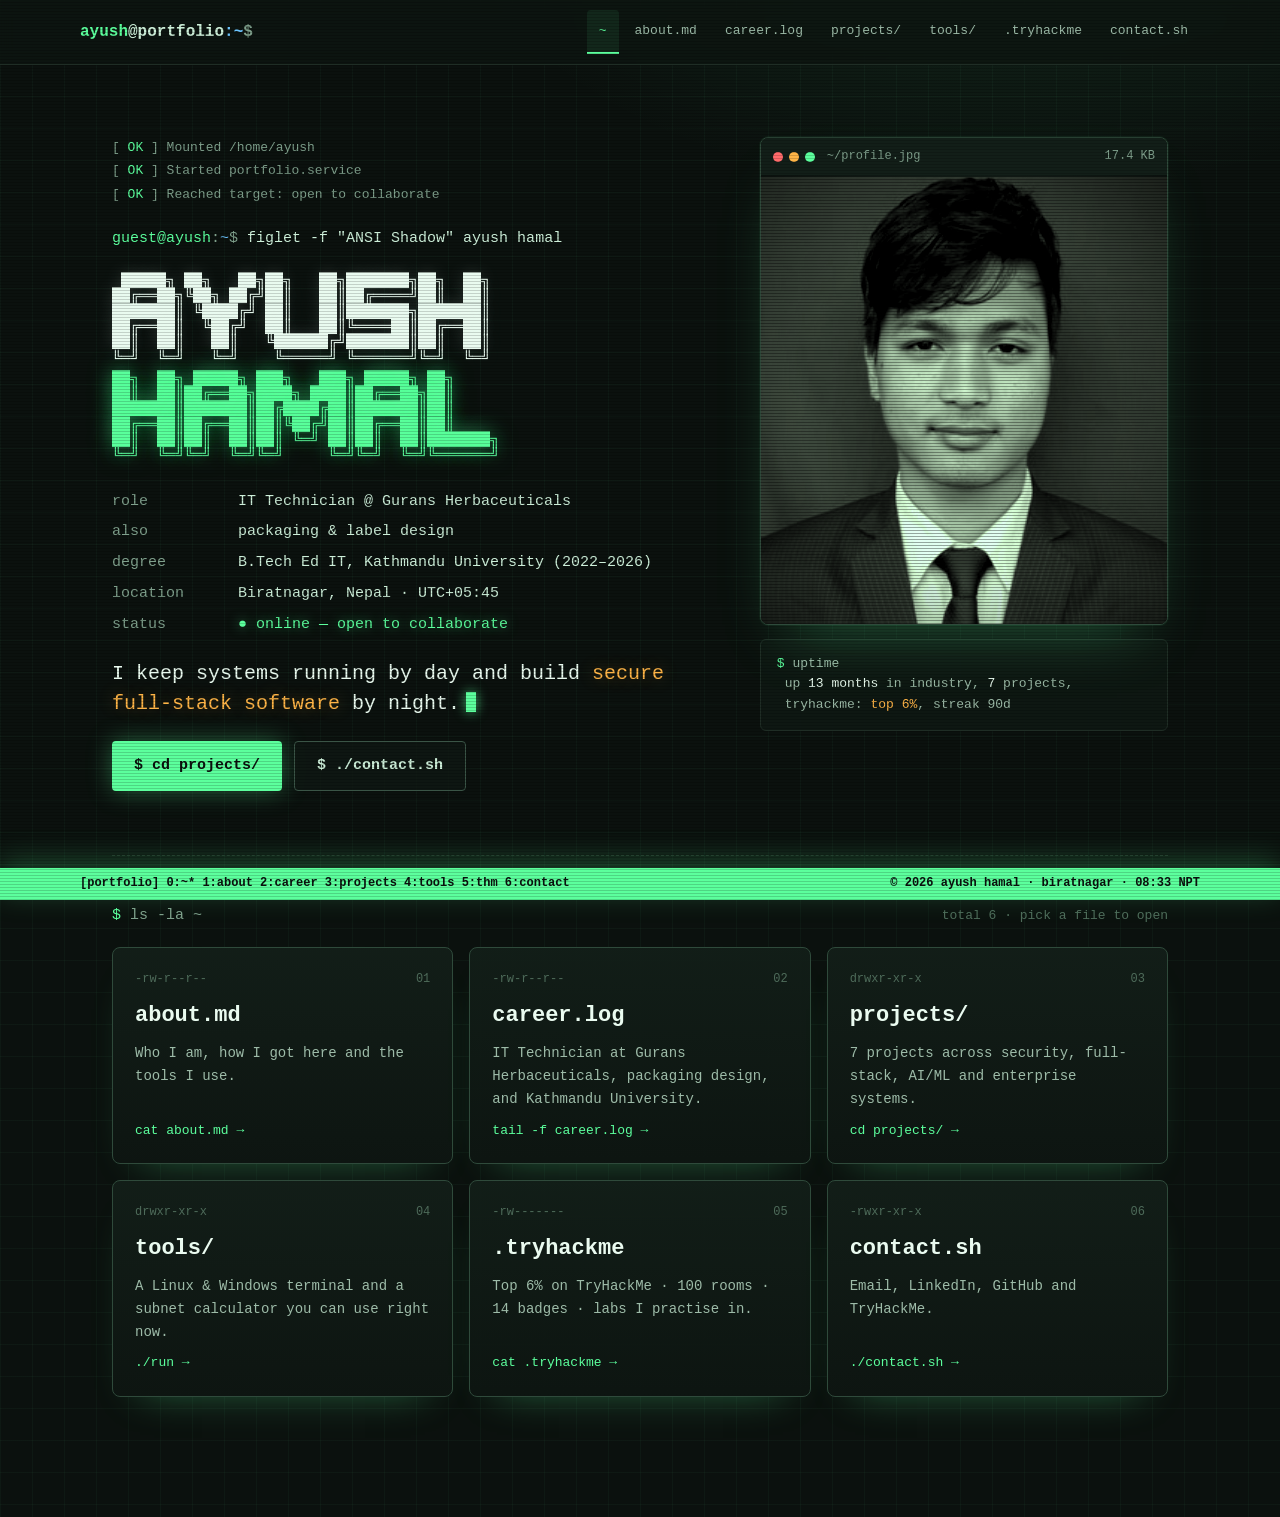
<file: index.html>
<!DOCTYPE html>
<html lang="en">

<head>
  <meta charset="UTF-8" />
  <meta name="viewport" content="width=device-width, initial-scale=1.0" />
  <meta http-equiv="Content-Security-Policy" content="default-src 'none'; script-src 'self'; style-src 'self' https://fonts.googleapis.com; font-src https://fonts.gstatic.com; img-src 'self'; base-uri 'none'; form-action 'none'; object-src 'none'; upgrade-insecure-requests" />
  <meta name="referrer" content="strict-origin-when-cross-origin" />
  <meta name="color-scheme" content="dark" />
  <meta name="theme-color" content="#0B110E" />
  <title>Ayush Hamal — IT Technician &amp; Security-minded Developer</title>
  <meta name="description" content="Portfolio of Ayush Hamal, IT Technician at Gurans Herbaceuticals in Biratnagar, Nepal: projects, experience, TryHackMe progress and free networking tools." />
  <meta name="author" content="Ayush Hamal" />
  <link rel="canonical" href="https://ayushhamal.com.np/" />
  <meta property="og:type" content="profile" />
  <meta property="og:title" content="Ayush Hamal — IT Technician &amp; Security-minded Developer" />
  <meta property="og:description" content="Portfolio of Ayush Hamal, IT Technician at Gurans Herbaceuticals in Biratnagar, Nepal: projects, experience, TryHackMe progress and free networking tools." />
  <meta property="og:url" content="https://ayushhamal.com.np/" />
  <meta property="og:image" content="https://ayushhamal.com.np/assets/images/profile.jpg" />
  <link rel="icon" type="image/svg+xml" href="assets/icons/favicon.svg" />
  <link rel="preconnect" href="https://fonts.googleapis.com">
  <link rel="preconnect" href="https://fonts.gstatic.com" crossorigin>
  <link rel="stylesheet" href="https://fonts.googleapis.com/css2?family=Space+Mono:wght@400;700&amp;family=IBM+Plex+Mono:wght@400;500;600&amp;family=JetBrains+Mono:wght@700&amp;display=swap">
  <link rel="stylesheet" href="css/hacker.css" />
  <link rel="stylesheet" href="css/pages/index.css" />
  <script type="application/ld+json">
  {
    "@context": "https://schema.org",
    "@type": "Person",
    "name": "Ayush Hamal",
    "url": "https://ayushhamal.com.np/",
    "image": "https://ayushhamal.com.np/assets/images/profile.jpg",
    "jobTitle": "IT Technician",
    "worksFor": { "@type": "Organization", "name": "Gurans Herbaceuticals" },
    "alumniOf": { "@type": "CollegeOrUniversity", "name": "Kathmandu University" },
    "address": { "@type": "PostalAddress", "addressLocality": "Biratnagar", "addressCountry": "NP" },
    "sameAs": [
      "https://github.com/logiclinguist8989",
      "https://www.linkedin.com/in/ayush-hamal-623b4127b/",
      "https://tryhackme.com/p/ayushhamalthakuri"
    ]
  }
  </script>
</head>

<body>
<a class="skip-link" href="#main">Skip to content</a>
<div class="x539ff1">

<header class="x335464">
<nav class="x30865e" aria-label="Main">
<a class="xd0eaa2" href="index.html"><span class="xdcde1a">ayush</span>@portfolio<span class="x5313f5">:~</span><span class="xb9c4ca">$</span></a>
<div class="xd45591">
<a class="xd98887" href="index.html" aria-current="page">~</a>
<a class="x244e0f" href="about.html">about.md</a>
<a class="x244e0f" href="career.html">career.log</a>
<a class="x244e0f" href="projects.html">projects/</a>
<a class="x244e0f" href="tools.html">tools/</a>
<a class="x244e0f" href="learning.html">.tryhackme</a>
<a class="x244e0f" href="contact.html">contact.sh</a>
</div>
</nav>
</header>

<main id="main" class="xba7935">

<section class="cols xad7f0f">
<div class="x7356d2">
<div class="xff8f3f">
<span class="rise d1">[  <span class="xdcde1a">OK</span>  ] Mounted /home/ayush</span>
<span class="rise d2">[  <span class="xdcde1a">OK</span>  ] Started portfolio.service</span>
<span class="rise d3">[  <span class="xdcde1a">OK</span>  ] Reached target: open to collaborate</span>
</div>
<p class="x3d2381"><span class="xdcde1a">guest@ayush</span>:<span class="x5313f5">~</span>$ <span class="typed xcace64">figlet -f "ANSI Shadow" ayush hamal</span></p>
<h1 class="x276f90">Ayush Hamal</h1>
<div aria-hidden="true" class="rise d4 ascii">
<pre class="x41359a"> █████╗ ██╗   ██╗██╗   ██╗███████╗██╗  ██╗
██╔══██╗╚██╗ ██╔╝██║   ██║██╔════╝██║  ██║
███████║ ╚████╔╝ ██║   ██║███████╗███████║
██╔══██║  ╚██╔╝  ██║   ██║╚════██║██╔══██║
██║  ██║   ██║   ╚██████╔╝███████║██║  ██║
╚═╝  ╚═╝   ╚═╝    ╚═════╝ ╚══════╝╚═╝  ╚═╝</pre>
<pre class="glitch xccf225">██╗  ██╗ █████╗ ███╗   ███╗ █████╗ ██╗
██║  ██║██╔══██╗████╗ ████║██╔══██╗██║
███████║███████║██╔████╔██║███████║██║
██╔══██║██╔══██║██║╚██╔╝██║██╔══██║██║
██║  ██║██║  ██║██║ ╚═╝ ██║██║  ██║███████╗
╚═╝  ╚═╝╚═╝  ╚═╝╚═╝     ╚═╝╚═╝  ╚═╝╚══════╝</pre>
</div>
<dl class="rise d5 x3d3dc8">
<dt class="xb9c4ca">role</dt><dd class="x2a0ca8">IT Technician @ Gurans Herbaceuticals</dd>
<dt class="xb9c4ca">also</dt><dd class="x2a0ca8">packaging &amp; label design</dd>
<dt class="xb9c4ca">degree</dt><dd class="x2a0ca8">B.Tech Ed IT, Kathmandu University (2022–2026)</dd>
<dt class="xb9c4ca">location</dt><dd class="x2a0ca8">Biratnagar, Nepal · UTC+05:45</dd>
<dt class="xb9c4ca">status</dt><dd class="pulse xd8fabd">● online — open to collaborate</dd>
</dl>
<p class="x523785">I keep systems running by day and build <span class="x39e0a7">secure full-stack software</span> by night.<span class="blink x6ce217"></span></p>
<div class="x15895b">
<a class="x9775c3" href="projects.html">$ cd projects/</a>
<a class="x7c5807" href="contact.html">$ ./contact.sh</a>
</div>
</div>

<div class="x64bd62">
<figure class="x4d025b">
<figcaption class="x44baec">
<span class="xfabd50" aria-hidden="true"><span class="xd18484"></span><span class="x365d21"></span><span class="xf9940d"></span></span>
<span class="xe6ac13">~/profile.jpg</span><span>17.4 KB</span></figcaption>
<img class="x4b168a" src="assets/images/profile.jpg" alt="Portrait of Ayush Hamal">
<div class="x6d39a3" aria-hidden="true"></div>
</figure>
<pre class="xc27ed0"><span class="xdcde1a">$</span> uptime
 up <span class="xd39f0b"><span data-months-since="2025-12">11</span> months</span> in industry, <span class="xd39f0b">7</span> projects,
 tryhackme: <span class="x2327e1">top 6%</span>, streak 90d</pre>
</div>
</section>

<section class="xfd67b7">
<div class="x888a05">
<p class="x3d2381"><span class="xdcde1a">$</span> ls -la ~</p>
<p class="xee1e8e">total 6 · pick a file to open</p>
</div>
<div class="cols2 x4cf8fc">
<a href="about.html" class="card x466181">
<span class="xcfcfee"><span>-rw-r--r--</span><span>01</span></span>
<span class="x83cb6f">about.md</span>
<span class="xe76557">Who I am, how I got here and the tools I use.</span>
<span class="xfec6df">cat about.md →</span>
</a>
<a href="career.html" class="card x466181">
<span class="xcfcfee"><span>-rw-r--r--</span><span>02</span></span>
<span class="x83cb6f">career.log</span>
<span class="xe76557">IT Technician at Gurans Herbaceuticals, packaging design, and Kathmandu University.</span>
<span class="xfec6df">tail -f career.log →</span>
</a>
<a href="projects.html" class="card x466181">
<span class="xcfcfee"><span>drwxr-xr-x</span><span>03</span></span>
<span class="x83cb6f">projects/</span>
<span class="xe76557">7 projects across security, full-stack, AI/ML and enterprise systems.</span>
<span class="xfec6df">cd projects/ →</span>
</a>
<a href="tools.html" class="card x466181">
<span class="xcfcfee"><span>drwxr-xr-x</span><span>04</span></span>
<span class="x83cb6f">tools/</span>
<span class="xe76557">A Linux &amp; Windows terminal and a subnet calculator you can use right now.</span>
<span class="xfec6df">./run →</span>
</a>
<a href="learning.html" class="card x466181">
<span class="xcfcfee"><span>-rw-------</span><span>05</span></span>
<span class="x83cb6f">.tryhackme</span>
<span class="xe76557">Top 6% on TryHackMe · 100 rooms · 14 badges · labs I practise in.</span>
<span class="xfec6df">cat .tryhackme →</span>
</a>
<a href="contact.html" class="card x466181">
<span class="xcfcfee"><span>-rwxr-xr-x</span><span>06</span></span>
<span class="x83cb6f">contact.sh</span>
<span class="xe76557">Email, LinkedIn, GitHub and TryHackMe.</span>
<span class="xfec6df">./contact.sh →</span>
</a>
</div>
</section>
</main>

<footer class="xe107ac">
<div class="xccbde9">
<span>[portfolio] 0:~* 1:about 2:career 3:projects 4:tools 5:thm 6:contact</span>
<span>© <span id="year">2026</span> ayush hamal · biratnagar · <span data-npt>09:41</span> NPT</span>
</div>
</footer>
</div>

<script src="js/hacker.js"></script>
</body>

</html>
</file>
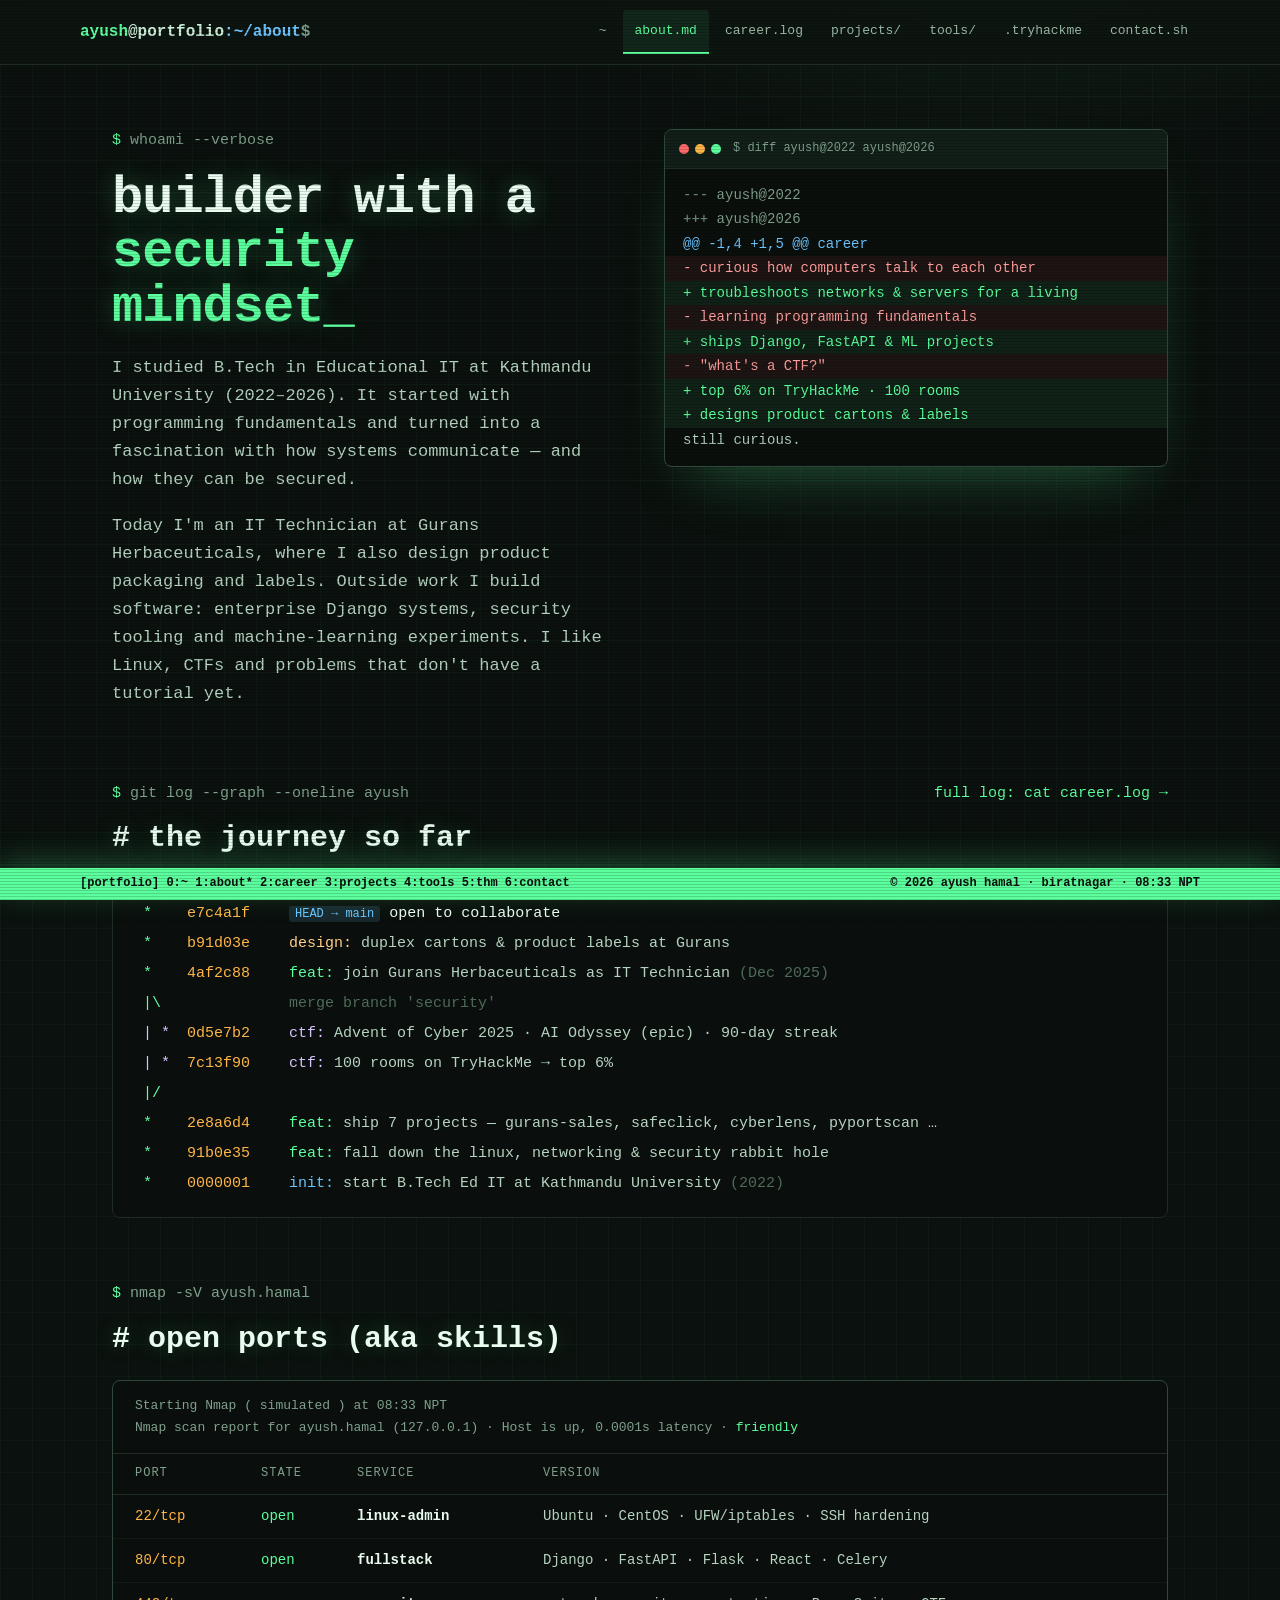
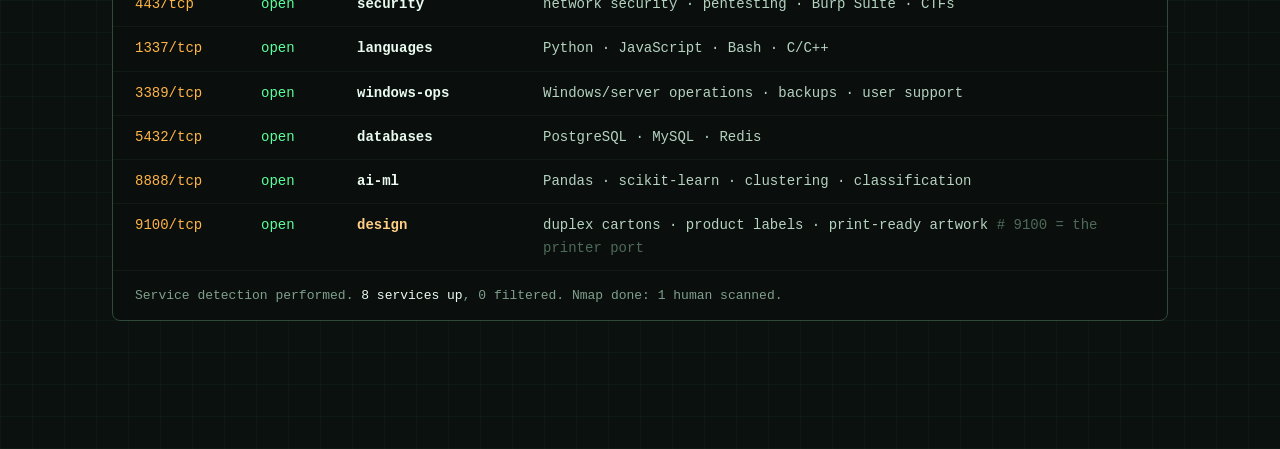
<file: about.html>
<!DOCTYPE html>
<html lang="en">

<head>
  <meta charset="UTF-8" />
  <meta name="viewport" content="width=device-width, initial-scale=1.0" />
  <meta http-equiv="Content-Security-Policy" content="default-src 'none'; script-src 'self'; style-src 'self' https://fonts.googleapis.com; font-src https://fonts.gstatic.com; img-src 'self'; base-uri 'none'; form-action 'none'; object-src 'none'; upgrade-insecure-requests" />
  <meta name="referrer" content="strict-origin-when-cross-origin" />
  <meta name="color-scheme" content="dark" />
  <meta name="theme-color" content="#0B110E" />
  <title>about.md — Ayush Hamal</title>
  <meta name="description" content="About Ayush Hamal: background, how I got into IT and security, and the tools I work with." />
  <meta name="author" content="Ayush Hamal" />
  <link rel="canonical" href="https://ayushhamal.com.np/about.html" />
  <meta property="og:type" content="website" />
  <meta property="og:title" content="about.md — Ayush Hamal" />
  <meta property="og:description" content="About Ayush Hamal: background, how I got into IT and security, and the tools I work with." />
  <meta property="og:url" content="https://ayushhamal.com.np/about.html" />
  <meta property="og:image" content="https://ayushhamal.com.np/assets/images/profile.jpg" />
  <link rel="icon" type="image/svg+xml" href="assets/icons/favicon.svg" />
  <link rel="preconnect" href="https://fonts.googleapis.com">
  <link rel="preconnect" href="https://fonts.gstatic.com" crossorigin>
  <link rel="stylesheet" href="https://fonts.googleapis.com/css2?family=Space+Mono:wght@400;700&amp;family=IBM+Plex+Mono:wght@400;500;600&amp;family=JetBrains+Mono:wght@700&amp;display=swap">
  <link rel="stylesheet" href="css/hacker.css" />
  <link rel="stylesheet" href="css/pages/about.css" />
</head>

<body>
<a class="skip-link" href="#main">Skip to content</a>
<div class="x539ff1">

<header class="x335464">
<nav class="x30865e" aria-label="Main">
<a class="xd0eaa2" href="index.html"><span class="xdcde1a">ayush</span>@portfolio<span class="x5313f5">:~/about</span><span class="xb9c4ca">$</span></a>
<div class="xd45591">
<a class="x244e0f" href="index.html">~</a>
<a class="xd98887" href="about.html" aria-current="page">about.md</a>
<a class="x244e0f" href="career.html">career.log</a>
<a class="x244e0f" href="projects.html">projects/</a>
<a class="x244e0f" href="tools.html">tools/</a>
<a class="x244e0f" href="learning.html">.tryhackme</a>
<a class="x244e0f" href="contact.html">contact.sh</a>
</div>
</nav>
</header>

<main id="main" class="xe360c3">

<!-- Intro + diff -->
<section class="cols x85d57c">
<div class="xe911df">
<p class="x3d2381"><span class="xdcde1a">$</span> whoami --verbose</p>
<h1 class="xd1817f">builder with a<br><span class="xdcde1a">security mindset</span><span class="blink xdcde1a">_</span></h1>
<p class="xa34209">I studied B.Tech in Educational IT at Kathmandu University (2022–2026). It started with programming fundamentals and turned into a fascination with how systems communicate — and how they can be secured.</p>
<p class="xa34209">Today I'm an IT Technician at Gurans Herbaceuticals, where I also design product packaging and labels. Outside work I build software: enterprise Django systems, security tooling and machine-learning experiments. I like Linux, CTFs and problems that don't have a tutorial yet.</p>
</div>

<figure class="card x7a3de5">
<figcaption class="x980747">
<span class="xfabd50" aria-hidden="true"><span class="xd18484"></span><span class="x365d21"></span><span class="xf9940d"></span></span>
<span>$ diff ayush@2022 ayush@2026</span>
</figcaption>
<div class="x02d3d3">
<div class="xcf2eea">--- ayush@2022</div>
<div class="xcf2eea">+++ ayush@2026</div>
<div class="xa75057">@@ -1,4 +1,5 @@ career</div>
<div class="rise d1 xd1b85b">- curious how computers talk to each other</div>
<div class="rise d2 x075700">+ troubleshoots networks &amp; servers for a living</div>
<div class="rise d3 xd1b85b">- learning programming fundamentals</div>
<div class="rise d4 x075700">+ ships Django, FastAPI &amp; ML projects</div>
<div class="rise d5 xd1b85b">- "what's a CTF?"</div>
<div class="rise d6 x075700">+ top 6% on TryHackMe · 100 rooms</div>
<div class="rise d7 x075700">+ designs product cartons &amp; labels</div>
<div class="x447f15">  still curious.</div>
</div>
</figure>
</section>

<!-- Git log journey -->
<section class="x89dbb6">
<div class="x961855">
<div>
<p class="xa7c075"><span class="xdcde1a">$</span> git log --graph --oneline ayush</p>
<h2 class="x5b72bc"># the journey so far</h2>
</div>
<a class="x3a25a6" href="career.html">full log: cat career.log →</a>
</div>
<div class="x796f1f">
<div class="row xccec16"><span class="xdcde1a">*</span><span class="x2327e1">e7c4a1f</span><span><span class="x43659f">HEAD → main</span> <span class="xd39f0b">open to collaborate</span></span></div>
<div class="row xccec16"><span class="xdcde1a">*</span><span class="x2327e1">b91d03e</span><span class="xfe5679"><span class="x35bef4">design:</span> duplex cartons &amp; product labels at Gurans</span></div>
<div class="row xccec16"><span class="xdcde1a">*</span><span class="x2327e1">4af2c88</span><span class="xfe5679"><span class="xdcde1a">feat:</span> join Gurans Herbaceuticals as IT Technician <span class="x912866">(Dec 2025)</span></span></div>
<div class="row xccec16"><span class="xdcde1a">|\</span><span class="x912866"></span><span class="x912866">merge branch 'security'</span></div>
<div class="row xccec16"><span class="x45ef7e">| *</span><span class="x2327e1">0d5e7b2</span><span class="xfe5679"><span class="x45ef7e">ctf:</span> Advent of Cyber 2025 · AI Odyssey (epic) · 90-day streak</span></div>
<div class="row xccec16"><span class="x45ef7e">| *</span><span class="x2327e1">7c13f90</span><span class="xfe5679"><span class="x45ef7e">ctf:</span> 100 rooms on TryHackMe → top 6%</span></div>
<div class="row xccec16"><span class="xdcde1a">|/</span><span class="x912866"></span><span class="x912866"></span></div>
<div class="row xccec16"><span class="xdcde1a">*</span><span class="x2327e1">2e8a6d4</span><span class="xfe5679"><span class="xdcde1a">feat:</span> ship 7 projects — gurans-sales, safeclick, cyberlens, pyportscan …</span></div>
<div class="row xccec16"><span class="xdcde1a">*</span><span class="x2327e1">91b0e35</span><span class="xfe5679"><span class="xdcde1a">feat:</span> fall down the linux, networking &amp; security rabbit hole</span></div>
<div class="row xccec16"><span class="xdcde1a">*</span><span class="x2327e1">0000001</span><span class="xfe5679"><span class="x5313f5">init:</span> start B.Tech Ed IT at Kathmandu University <span class="x912866">(2022)</span></span></div>
</div>
</section>

<!-- nmap skills -->
<section class="x89dbb6">
<div>
<p class="xa7c075"><span class="xdcde1a">$</span> nmap -sV ayush.hamal</p>
<h2 class="x5b72bc"># open ports (aka skills)</h2>
</div>
<div class="tbl xdb1554">
<div class="x857ea4">Starting Nmap ( simulated ) at <span data-npt>09:41</span> NPT<br>Nmap scan report for ayush.hamal (127.0.0.1) · Host is up, 0.0001s latency · <span class="xdcde1a">friendly</span></div>
<div class="xd30a6a"><span>PORT</span><span>STATE</span><span>SERVICE</span><span>VERSION</span></div>
<div class="row x7ceede"><span class="x2327e1">22/tcp</span><span class="xdcde1a">open</span><span class="xba6831">linux-admin</span><span class="xfe5679">Ubuntu · CentOS · UFW/iptables · SSH hardening</span></div>
<div class="row x7ceede"><span class="x2327e1">80/tcp</span><span class="xdcde1a">open</span><span class="xba6831">fullstack</span><span class="xfe5679">Django · FastAPI · Flask · React · Celery</span></div>
<div class="row x7ceede"><span class="x2327e1">443/tcp</span><span class="xdcde1a">open</span><span class="xba6831">security</span><span class="xfe5679">network security · pentesting · Burp Suite · CTFs</span></div>
<div class="row x7ceede"><span class="x2327e1">1337/tcp</span><span class="xdcde1a">open</span><span class="xba6831">languages</span><span class="xfe5679">Python · JavaScript · Bash · C/C++</span></div>
<div class="row x7ceede"><span class="x2327e1">3389/tcp</span><span class="xdcde1a">open</span><span class="xba6831">windows-ops</span><span class="xfe5679">Windows/server operations · backups · user support</span></div>
<div class="row x7ceede"><span class="x2327e1">5432/tcp</span><span class="xdcde1a">open</span><span class="xba6831">databases</span><span class="xfe5679">PostgreSQL · MySQL · Redis</span></div>
<div class="row x7ceede"><span class="x2327e1">8888/tcp</span><span class="xdcde1a">open</span><span class="xba6831">ai-ml</span><span class="xfe5679">Pandas · scikit-learn · clustering · classification</span></div>
<div class="row x7ceede"><span class="x2327e1">9100/tcp</span><span class="xdcde1a">open</span><span class="xc88312">design</span><span class="xfe5679">duplex cartons · product labels · print-ready artwork <span class="x912866"># 9100 = the printer port</span></span></div>
<div class="x430149">Service detection performed. <span class="xd39f0b">8 services up</span>, 0 filtered. Nmap done: 1 human scanned.</div>
</div>
</section>
</main>

<footer class="xe107ac">
<div class="xccbde9">
<span>[portfolio] 0:~ 1:about* 2:career 3:projects 4:tools 5:thm 6:contact</span>
<span>© <span id="year">2026</span> ayush hamal · biratnagar · <span data-npt>09:41</span> NPT</span>
</div>
</footer>
</div>

<script src="js/hacker.js"></script>
</body>

</html>
</file>
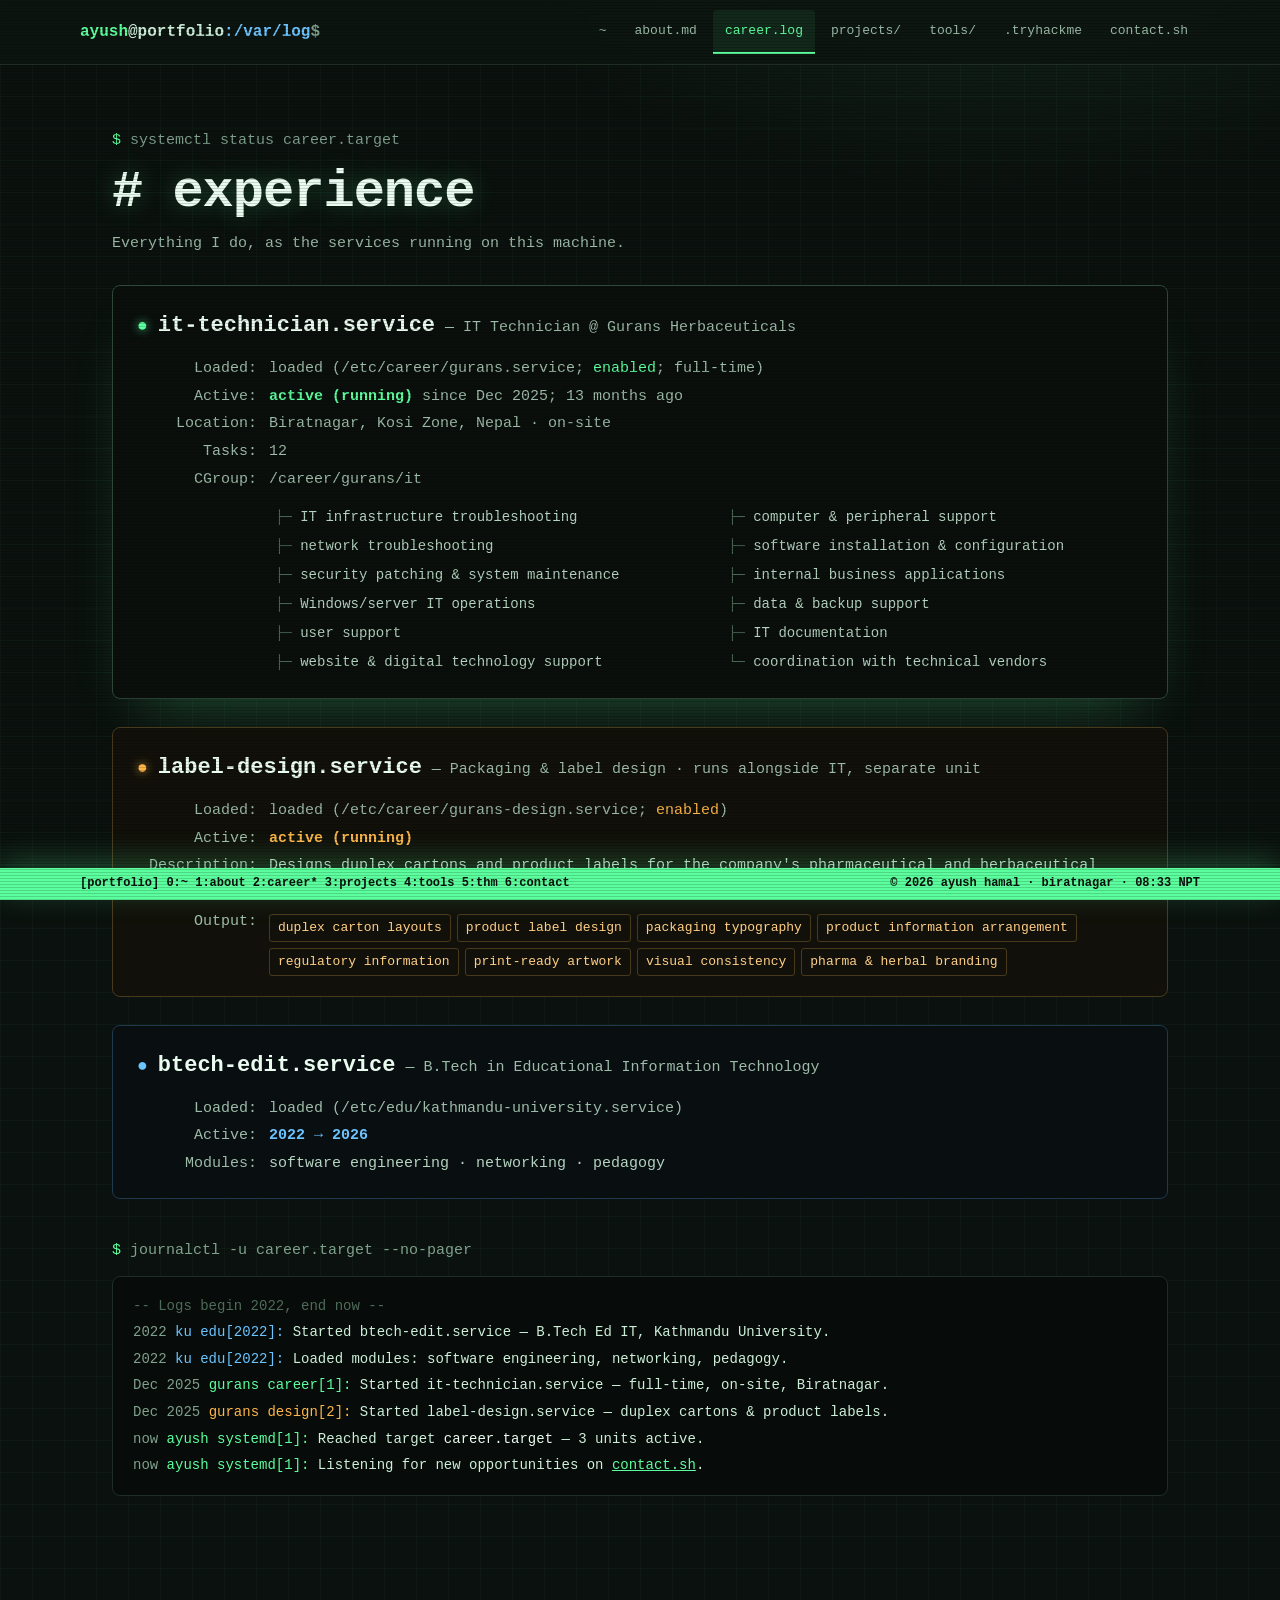
<file: career.html>
<!DOCTYPE html>
<html lang="en">

<head>
  <meta charset="UTF-8" />
  <meta name="viewport" content="width=device-width, initial-scale=1.0" />
  <meta http-equiv="Content-Security-Policy" content="default-src 'none'; script-src 'self'; style-src 'self' https://fonts.googleapis.com; font-src https://fonts.gstatic.com; img-src 'self'; base-uri 'none'; form-action 'none'; object-src 'none'; upgrade-insecure-requests" />
  <meta name="referrer" content="strict-origin-when-cross-origin" />
  <meta name="color-scheme" content="dark" />
  <meta name="theme-color" content="#0B110E" />
  <title>career.log — Ayush Hamal</title>
  <meta name="description" content="Experience: IT Technician at Gurans Herbaceuticals (Dec 2025 – present), packaging and label design, and B.Tech Ed IT at Kathmandu University." />
  <meta name="author" content="Ayush Hamal" />
  <link rel="canonical" href="https://ayushhamal.com.np/career.html" />
  <meta property="og:type" content="website" />
  <meta property="og:title" content="career.log — Ayush Hamal" />
  <meta property="og:description" content="Experience: IT Technician at Gurans Herbaceuticals (Dec 2025 – present), packaging and label design, and B.Tech Ed IT at Kathmandu University." />
  <meta property="og:url" content="https://ayushhamal.com.np/career.html" />
  <meta property="og:image" content="https://ayushhamal.com.np/assets/images/profile.jpg" />
  <link rel="icon" type="image/svg+xml" href="assets/icons/favicon.svg" />
  <link rel="preconnect" href="https://fonts.googleapis.com">
  <link rel="preconnect" href="https://fonts.gstatic.com" crossorigin>
  <link rel="stylesheet" href="https://fonts.googleapis.com/css2?family=Space+Mono:wght@400;700&amp;family=IBM+Plex+Mono:wght@400;500;600&amp;family=JetBrains+Mono:wght@700&amp;display=swap">
  <link rel="stylesheet" href="css/hacker.css" />
  <link rel="stylesheet" href="css/pages/career.css" />
</head>

<body>
<a class="skip-link" href="#main">Skip to content</a>
<div class="x539ff1">

<header class="x335464">
<nav class="x30865e" aria-label="Main">
<a class="xd0eaa2" href="index.html"><span class="xdcde1a">ayush</span>@portfolio<span class="x5313f5">:/var/log</span><span class="xb9c4ca">$</span></a>
<div class="xd45591">
<a class="x244e0f" href="index.html">~</a>
<a class="x244e0f" href="about.html">about.md</a>
<a class="xd98887" href="career.html" aria-current="page">career.log</a>
<a class="x244e0f" href="projects.html">projects/</a>
<a class="x244e0f" href="tools.html">tools/</a>
<a class="x244e0f" href="learning.html">.tryhackme</a>
<a class="x244e0f" href="contact.html">contact.sh</a>
</div>
</nav>
</header>

<main id="main" class="x2a9513">
<div>
<p class="x433569"><span class="xdcde1a">$</span> systemctl status career.target</p>
<h1 class="xd1817f"># experience</h1>
<p class="xa3994f">Everything I do, as the services running on this machine.</p>
</div>

<!-- IT service -->
<article class="card xdf9401">
<div class="x108c0e">
<div class="x8331ec"><span class="dot x66b57c">●</span><span class="x83cb6f">it-technician.service</span><span class="xb5e696">— IT Technician @ Gurans Herbaceuticals</span></div>
<div class="x477721">
<span class="x30489c">Loaded:</span><span>loaded (/etc/career/gurans.service; <span class="xdcde1a">enabled</span>; full-time)</span>
<span class="x30489c">Active:</span><span><span class="x9f8a05">active (running)</span> since Dec 2025; <span data-months-since="2025-12">11</span> months ago</span>
<span class="x30489c">Location:</span><span>Biratnagar, Kosi Zone, Nepal · on-site</span>
<span class="x30489c">Tasks:</span><span>12</span>
<span class="x30489c">CGroup:</span><span>/career/gurans/it</span>
</div>
</div>
<div class="cols indent xde5bed">
<span class="row xac0c2e"><span class="x912866">├─</span> IT infrastructure troubleshooting</span>
<span class="row xac0c2e"><span class="x912866">├─</span> computer &amp; peripheral support</span>
<span class="row xac0c2e"><span class="x912866">├─</span> network troubleshooting</span>
<span class="row xac0c2e"><span class="x912866">├─</span> software installation &amp; configuration</span>
<span class="row xac0c2e"><span class="x912866">├─</span> security patching &amp; system maintenance</span>
<span class="row xac0c2e"><span class="x912866">├─</span> internal business applications</span>
<span class="row xac0c2e"><span class="x912866">├─</span> Windows/server IT operations</span>
<span class="row xac0c2e"><span class="x912866">├─</span> data &amp; backup support</span>
<span class="row xac0c2e"><span class="x912866">├─</span> user support</span>
<span class="row xac0c2e"><span class="x912866">├─</span> IT documentation</span>
<span class="row xac0c2e"><span class="x912866">├─</span> website &amp; digital technology support</span>
<span class="row xac0c2e"><span class="x912866">└─</span> coordination with technical vendors</span>
</div>
</article>

<!-- Design service (separate) -->
<article class="card x9f32dd">
<div class="x1e3c5d">
<div class="x8331ec"><span class="dot x2b744e">●</span><span class="x83cb6f">label-design.service</span><span class="xb5e696">— Packaging &amp; label design · runs alongside IT, separate unit</span></div>
<div class="x477721">
<span class="x30489c">Loaded:</span><span>loaded (/etc/career/gurans-design.service; <span class="x2327e1">enabled</span>)</span>
<span class="x30489c">Active:</span><span><span class="xafb6e9">active (running)</span></span>
<span class="x30489c">Description:</span><span class="xfe5679">Designs duplex cartons and product labels for the company's pharmaceutical and herbaceutical products.</span>
<span class="x30489c">Output:</span><span class="xa0849d">
<span class="x98cefc">duplex carton layouts</span>
<span class="x98cefc">product label design</span>
<span class="x98cefc">packaging typography</span>
<span class="x98cefc">product information arrangement</span>
<span class="x98cefc">regulatory information</span>
<span class="x98cefc">print-ready artwork</span>
<span class="x98cefc">visual consistency</span>
<span class="x98cefc">pharma &amp; herbal branding</span>
</span>
</div>
</div>
</article>

<!-- Education -->
<article class="card xa4378b">
<div class="x8331ec"><span class="x47162b">●</span><span class="x83cb6f">btech-edit.service</span><span class="xb5e696">— B.Tech in Educational Information Technology</span></div>
<div class="x477721">
<span class="x30489c">Loaded:</span><span>loaded (/etc/edu/kathmandu-university.service)</span>
<span class="x30489c">Active:</span><span><span class="xe0f83e">2022 → 2026</span></span>
<span class="x30489c">Modules:</span><span class="xfe5679">software engineering · networking · pedagogy</span>
</div>
</article>

<!-- journalctl -->
<section class="xa70802">
<p class="x3d2381"><span class="xdcde1a">$</span> journalctl -u career.target --no-pager</p>
<div class="x0d528b">
<div class="x912866">-- Logs begin 2022, end now --</div>
<div class="rise d1 x1cd2ee"><span class="xb9c4ca">2022 </span><span class="x5313f5">ku edu[2022]:</span> Started btech-edit.service — B.Tech Ed IT, Kathmandu University.</div>
<div class="rise d2 x1cd2ee"><span class="xb9c4ca">2022 </span><span class="x5313f5">ku edu[2022]:</span> Loaded modules: software engineering, networking, pedagogy.</div>
<div class="rise d3 x1cd2ee"><span class="xb9c4ca">Dec 2025 </span><span class="xdcde1a">gurans career[1]:</span> Started it-technician.service — full-time, on-site, Biratnagar.</div>
<div class="rise d4 x1cd2ee"><span class="xb9c4ca">Dec 2025 </span><span class="x2327e1">gurans design[2]:</span> Started label-design.service — duplex cartons &amp; product labels.</div>
<div class="rise d5 x1cd2ee"><span class="xb9c4ca">now </span><span class="xdcde1a">ayush systemd[1]:</span> Reached target <span class="xd39f0b">career.target</span> — 3 units active.</div>
<div class="rise d6 x1cd2ee"><span class="xb9c4ca">now </span><span class="xdcde1a">ayush systemd[1]:</span> Listening for new opportunities on <a class="xd74e2a" href="contact.html">contact.sh</a>.</div>
</div>
</section>
</main>

<footer class="xe107ac">
<div class="xccbde9">
<span>[portfolio] 0:~ 1:about 2:career* 3:projects 4:tools 5:thm 6:contact</span>
<span>© <span id="year">2026</span> ayush hamal · biratnagar · <span data-npt>09:41</span> NPT</span>
</div>
</footer>
</div>

<script src="js/hacker.js"></script>
</body>

</html>
</file>
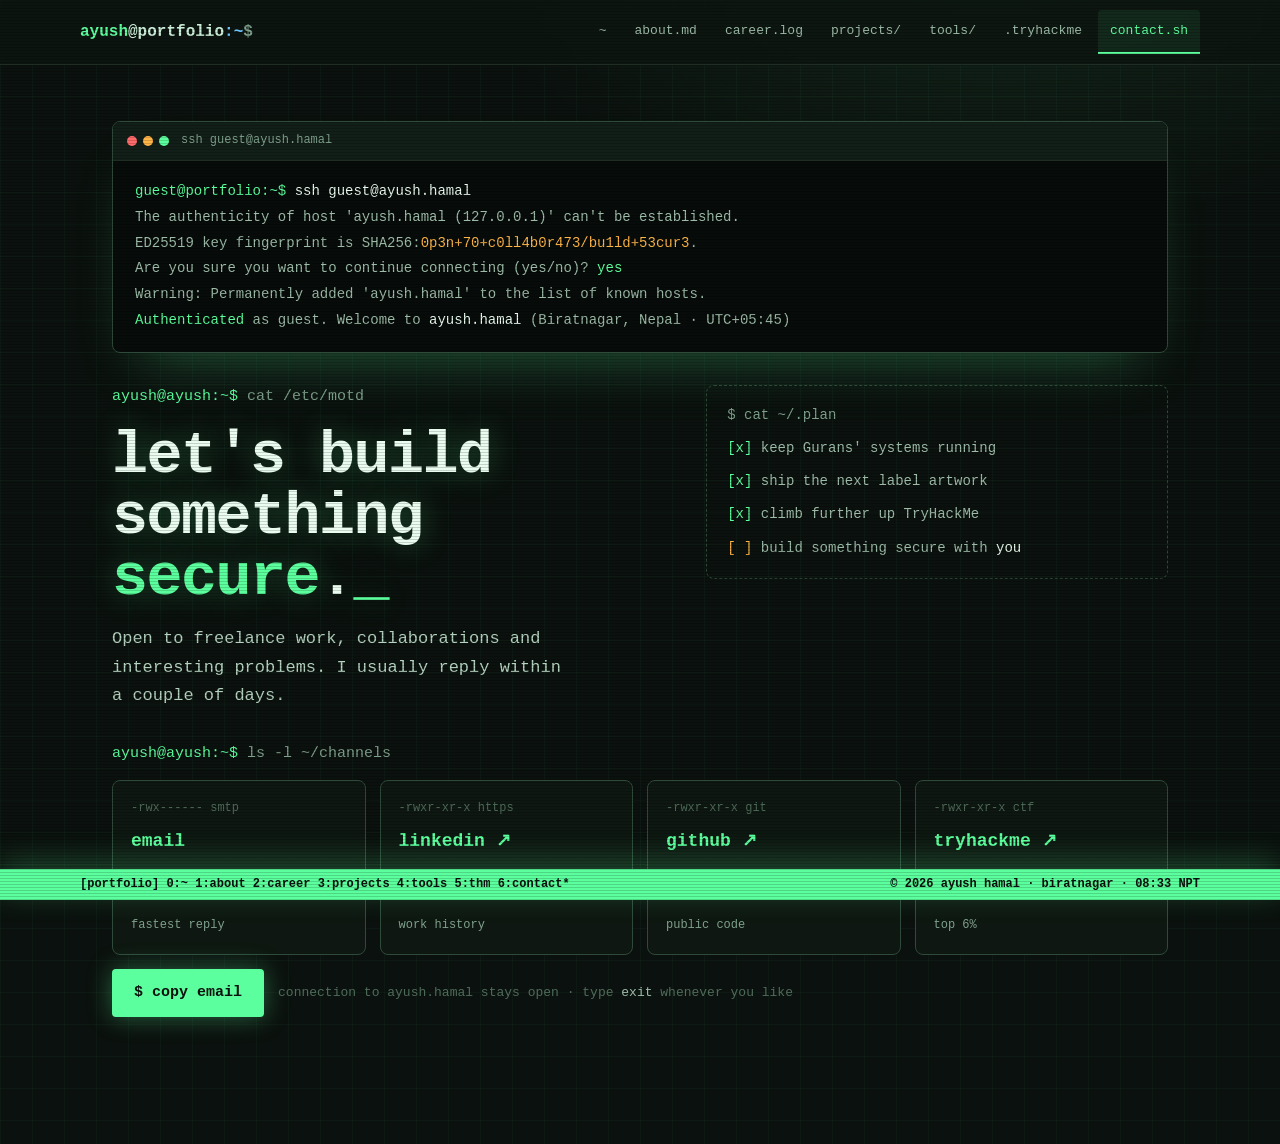
<file: contact.html>
<!DOCTYPE html>
<html lang="en">

<head>
  <meta charset="UTF-8" />
  <meta name="viewport" content="width=device-width, initial-scale=1.0" />
  <meta http-equiv="Content-Security-Policy" content="default-src 'none'; script-src 'self'; style-src 'self' https://fonts.googleapis.com; font-src https://fonts.gstatic.com; img-src 'self'; base-uri 'none'; form-action 'none'; object-src 'none'; upgrade-insecure-requests" />
  <meta name="referrer" content="strict-origin-when-cross-origin" />
  <meta name="color-scheme" content="dark" />
  <meta name="theme-color" content="#0B110E" />
  <title>contact.sh — Ayush Hamal</title>
  <meta name="description" content="Contact Ayush Hamal by email, LinkedIn, GitHub or TryHackMe." />
  <meta name="author" content="Ayush Hamal" />
  <link rel="canonical" href="https://ayushhamal.com.np/contact.html" />
  <meta property="og:type" content="website" />
  <meta property="og:title" content="contact.sh — Ayush Hamal" />
  <meta property="og:description" content="Contact Ayush Hamal by email, LinkedIn, GitHub or TryHackMe." />
  <meta property="og:url" content="https://ayushhamal.com.np/contact.html" />
  <meta property="og:image" content="https://ayushhamal.com.np/assets/images/profile.jpg" />
  <link rel="icon" type="image/svg+xml" href="assets/icons/favicon.svg" />
  <link rel="preconnect" href="https://fonts.googleapis.com">
  <link rel="preconnect" href="https://fonts.gstatic.com" crossorigin>
  <link rel="stylesheet" href="https://fonts.googleapis.com/css2?family=Space+Mono:wght@400;700&amp;family=IBM+Plex+Mono:wght@400;500;600&amp;family=JetBrains+Mono:wght@700&amp;display=swap">
  <link rel="stylesheet" href="css/hacker.css" />
  <link rel="stylesheet" href="css/pages/contact.css" />
</head>

<body>
<a class="skip-link" href="#main">Skip to content</a>
<div class="x539ff1">

<header class="x335464">
<nav class="x30865e" aria-label="Main">
<a class="xd0eaa2" href="index.html"><span class="xdcde1a">ayush</span>@portfolio<span class="x5313f5">:~</span><span class="xb9c4ca">$</span></a>
<div class="xd45591">
<a class="x244e0f" href="index.html">~</a>
<a class="x244e0f" href="about.html">about.md</a>
<a class="x244e0f" href="career.html">career.log</a>
<a class="x244e0f" href="projects.html">projects/</a>
<a class="x244e0f" href="tools.html">tools/</a>
<a class="x244e0f" href="learning.html">.tryhackme</a>
<a class="xd98887" href="contact.html" aria-current="page">contact.sh</a>
</div>
</nav>
</header>

<main id="main" class="xb169ab">

<!-- SSH handshake -->
<section class="x98000b" aria-label="Connecting">
<div class="x980747">
<span class="xfabd50" aria-hidden="true"><span class="xd18484"></span><span class="x365d21"></span><span class="xf9940d"></span></span>
<span>ssh guest@ayush.hamal</span>
</div>
<div class="x9b9e0c">
<div><span class="xdcde1a">guest@portfolio:~$</span> <span class="xd39f0b">ssh guest@ayush.hamal</span></div>
<div class="rise d1">The authenticity of host 'ayush.hamal (127.0.0.1)' can't be established.</div>
<div class="rise d2">ED25519 key fingerprint is SHA256:<span class="x2327e1">0p3n+70+c0ll4b0r473/bu1ld+53cur3</span>.</div>
<div class="rise d3">Are you sure you want to continue connecting (yes/no)? <span class="xdcde1a">yes</span></div>
<div class="rise d4">Warning: Permanently added 'ayush.hamal' to the list of known hosts.</div>
<div class="rise d5"><span class="xdcde1a">Authenticated</span> as guest. Welcome to <span class="xd39f0b">ayush.hamal</span> (Biratnagar, Nepal · UTC+05:45)</div>
</div>
</section>

<!-- MOTD -->
<section class="rise d6 cols x17c574">
<div class="x89dbb6">
<p class="x3d2381"><span class="xdcde1a">ayush@ayush:~$</span> cat /etc/motd</p>
<h1 class="xc8d91e">let's build<br>something <span class="xdcde1a">secure</span>.<span class="blink xdcde1a">_</span></h1>
<p class="x8de241">Open to freelance work, collaborations and interesting problems. I usually reply within a couple of days.</p>
</div>
<div class="xb1ac5e">
<span class="xb9c4ca">$ cat ~/.plan</span>
<span><span class="xdcde1a">[x]</span> keep Gurans' systems running</span>
<span><span class="xdcde1a">[x]</span> ship the next label artwork</span>
<span><span class="xdcde1a">[x]</span> climb further up TryHackMe</span>
<span><span class="x2327e1">[ ]</span> build something secure with <span class="xd39f0b">you</span></span>
</div>
</section>

<!-- channels -->
<section class="rise d7 x64bd62">
<p class="x3d2381"><span class="xdcde1a">ayush@ayush:~$</span> ls -l ~/channels</p>
<div class="cols2 x60da54">
<a href="mailto:ayushhamal.aspire.ku@gmail.com" class="card xe07ff0">
<span class="xd018f0">-rwx------ smtp</span>
<span class="xde5f5f">email</span>
<span class="x2e2a24">ayushhamal.aspire.ku@gmail.com</span>
<span class="xea9929">fastest reply</span>
</a>
<a href="https://www.linkedin.com/in/ayush-hamal-623b4127b/" target="_blank" rel="noopener noreferrer" class="card xe07ff0">
<span class="xd018f0">-rwxr-xr-x https</span>
<span class="xde5f5f">linkedin ↗</span>
<span class="x3b0f1b">ayush-hamal</span>
<span class="xea9929">work history</span>
</a>
<a href="https://github.com/logiclinguist8989" target="_blank" rel="noopener noreferrer" class="card xe07ff0">
<span class="xd018f0">-rwxr-xr-x git</span>
<span class="xde5f5f">github ↗</span>
<span class="x3b0f1b">logiclinguist8989</span>
<span class="xea9929">public code</span>
</a>
<a href="https://tryhackme.com/p/ayushhamalthakuri" target="_blank" rel="noopener noreferrer" class="card xe07ff0">
<span class="xd018f0">-rwxr-xr-x ctf</span>
<span class="xde5f5f">tryhackme ↗</span>
<span class="x3b0f1b">ayushhamalthakuri</span>
<span class="xea9929">top 6%</span>
</a>
</div>
<div class="x1c8248">
<button class="xa56509" type="button" data-copy="ayushhamal.aspire.ku@gmail.com">$ copy email</button>
<span class="x9706cc">connection to ayush.hamal stays open · type <span class="xb5e696">exit</span> whenever you like</span>
</div>
</section>
</main>

<footer class="xe107ac">
<div class="xccbde9">
<span>[portfolio] 0:~ 1:about 2:career 3:projects 4:tools 5:thm 6:contact*</span>
<span>© <span id="year">2026</span> ayush hamal · biratnagar · <span data-npt>09:41</span> NPT</span>
</div>
</footer>
</div>

<script src="js/hacker.js"></script>
</body>

</html>
</file>
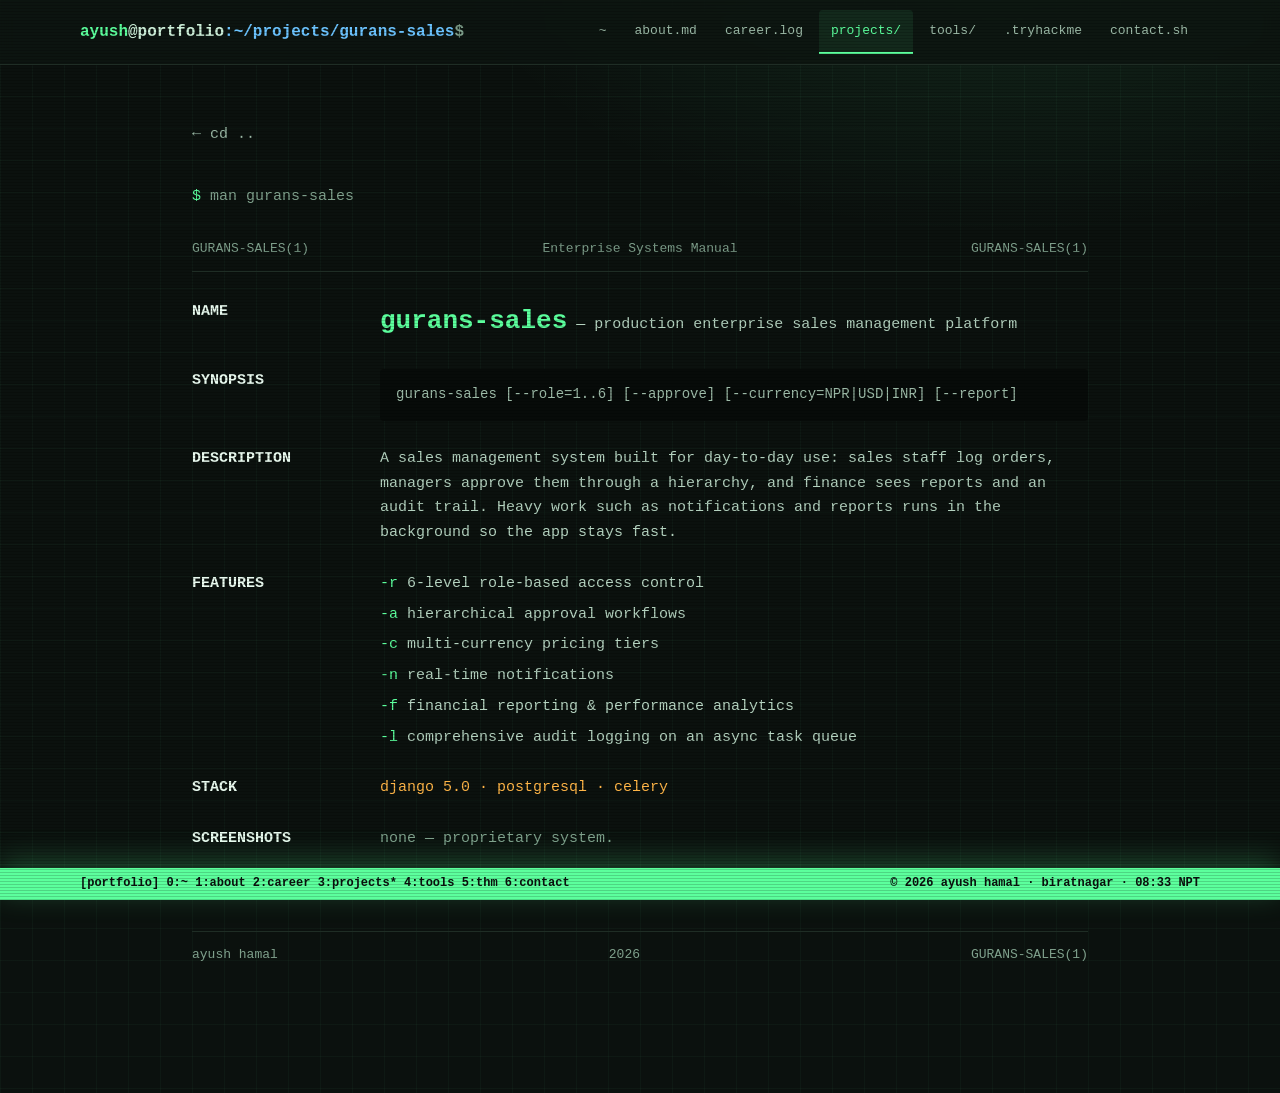
<file: gurans-sales.html>
<!DOCTYPE html>
<html lang="en">

<head>
  <meta charset="UTF-8" />
  <meta name="viewport" content="width=device-width, initial-scale=1.0" />
  <meta http-equiv="Content-Security-Policy" content="default-src 'none'; script-src 'self'; style-src 'self' https://fonts.googleapis.com; font-src https://fonts.gstatic.com; img-src 'self'; base-uri 'none'; form-action 'none'; object-src 'none'; upgrade-insecure-requests" />
  <meta name="referrer" content="strict-origin-when-cross-origin" />
  <meta name="color-scheme" content="dark" />
  <meta name="theme-color" content="#0B110E" />
  <title>gurans-sales(1) — Ayush Hamal</title>
  <meta name="description" content="Gurans Sales Management System: Django enterprise sales platform with 6-level RBAC, approvals, multi-currency pricing and audit logging." />
  <meta name="author" content="Ayush Hamal" />
  <link rel="canonical" href="https://ayushhamal.com.np/gurans-sales.html" />
  <meta property="og:type" content="website" />
  <meta property="og:title" content="gurans-sales(1) — Ayush Hamal" />
  <meta property="og:description" content="Gurans Sales Management System: Django enterprise sales platform with 6-level RBAC, approvals, multi-currency pricing and audit logging." />
  <meta property="og:url" content="https://ayushhamal.com.np/gurans-sales.html" />
  <meta property="og:image" content="https://ayushhamal.com.np/assets/images/profile.jpg" />
  <link rel="icon" type="image/svg+xml" href="assets/icons/favicon.svg" />
  <link rel="preconnect" href="https://fonts.googleapis.com">
  <link rel="preconnect" href="https://fonts.gstatic.com" crossorigin>
  <link rel="stylesheet" href="https://fonts.googleapis.com/css2?family=Space+Mono:wght@400;700&amp;family=IBM+Plex+Mono:wght@400;500;600&amp;family=JetBrains+Mono:wght@700&amp;display=swap">
  <link rel="stylesheet" href="css/hacker.css" />
  <link rel="stylesheet" href="css/pages/gurans-sales.css" />
</head>

<body>
<a class="skip-link" href="#main">Skip to content</a>
<div class="x539ff1">

<header class="x335464">
<nav class="x30865e" aria-label="Main">
<a class="xd0eaa2" href="index.html"><span class="xdcde1a">ayush</span>@portfolio<span class="x5313f5">:~/projects/gurans-sales</span><span class="xb9c4ca">$</span></a>
<div class="xd45591">
<a class="x244e0f" href="index.html">~</a>
<a class="x244e0f" href="about.html">about.md</a>
<a class="x244e0f" href="career.html">career.log</a>
<a class="xd98887" href="projects.html" aria-current="page">projects/</a>
<a class="x244e0f" href="tools.html">tools/</a>
<a class="x244e0f" href="learning.html">.tryhackme</a>
<a class="x244e0f" href="contact.html">contact.sh</a>
</div>
</nav>
</header>

<main id="main" class="xe9ca19">
<a class="xddf943" href="projects.html">← cd ..</a>
<p class="x3d2381"><span class="xdcde1a">$</span> man gurans-sales</p>
<div class="xfbb291"><span>GURANS-SALES(1)</span><span>Enterprise Systems Manual</span><span>GURANS-SALES(1)</span></div>

<div class="cols xf54bfb">
<span class="x192194">NAME</span>
<div><span class="x1294d1">gurans-sales</span><span class="xfe5679"> — production enterprise sales management platform</span></div>

<span class="x192194">SYNOPSIS</span>
<pre class="xae7db3">gurans-sales [--role=1..6] [--approve] [--currency=NPR|USD|INR] [--report]</pre>

<span class="x192194">DESCRIPTION</span>
<p class="x8ea797">A sales management system built for day-to-day use: sales staff log orders, managers approve them through a hierarchy, and finance sees reports and an audit trail. Heavy work such as notifications and reports runs in the background so the app stays fast.</p>

<span class="x192194">FEATURES</span>
<ul class="xaa9f12">
<li><span class="xdcde1a">-r</span>  6-level role-based access control</li>
<li><span class="xdcde1a">-a</span>  hierarchical approval workflows</li>
<li><span class="xdcde1a">-c</span>  multi-currency pricing tiers</li>
<li><span class="xdcde1a">-n</span>  real-time notifications</li>
<li><span class="xdcde1a">-f</span>  financial reporting &amp; performance analytics</li>
<li><span class="xdcde1a">-l</span>  comprehensive audit logging on an async task queue</li>
</ul>

<span class="x192194">STACK</span>
<span class="x2327e1">django 5.0 · postgresql · celery</span>

<span class="x192194">SCREENSHOTS</span>
<p class="x3d2381">none — proprietary system.</p>

<span class="x192194">SEE ALSO</span>
<span><a class="xd74e2a" href="contact.html">contact.sh</a> for a walkthrough · <a class="xd74e2a" href="projects.html">safeclick(1)</a> · <a class="xd74e2a" href="projects.html">cyberlens(1)</a></span>
</div>
<div class="xd9e37f"><span>ayush hamal</span><span>2026</span><span>GURANS-SALES(1)</span></div>
</main>

<footer class="xe107ac">
<div class="xccbde9">
<span>[portfolio] 0:~ 1:about 2:career 3:projects* 4:tools 5:thm 6:contact</span>
<span>© <span id="year">2026</span> ayush hamal · biratnagar · <span data-npt>09:41</span> NPT</span>
</div>
</footer>
</div>

<script src="js/hacker.js"></script>
</body>

</html>
</file>
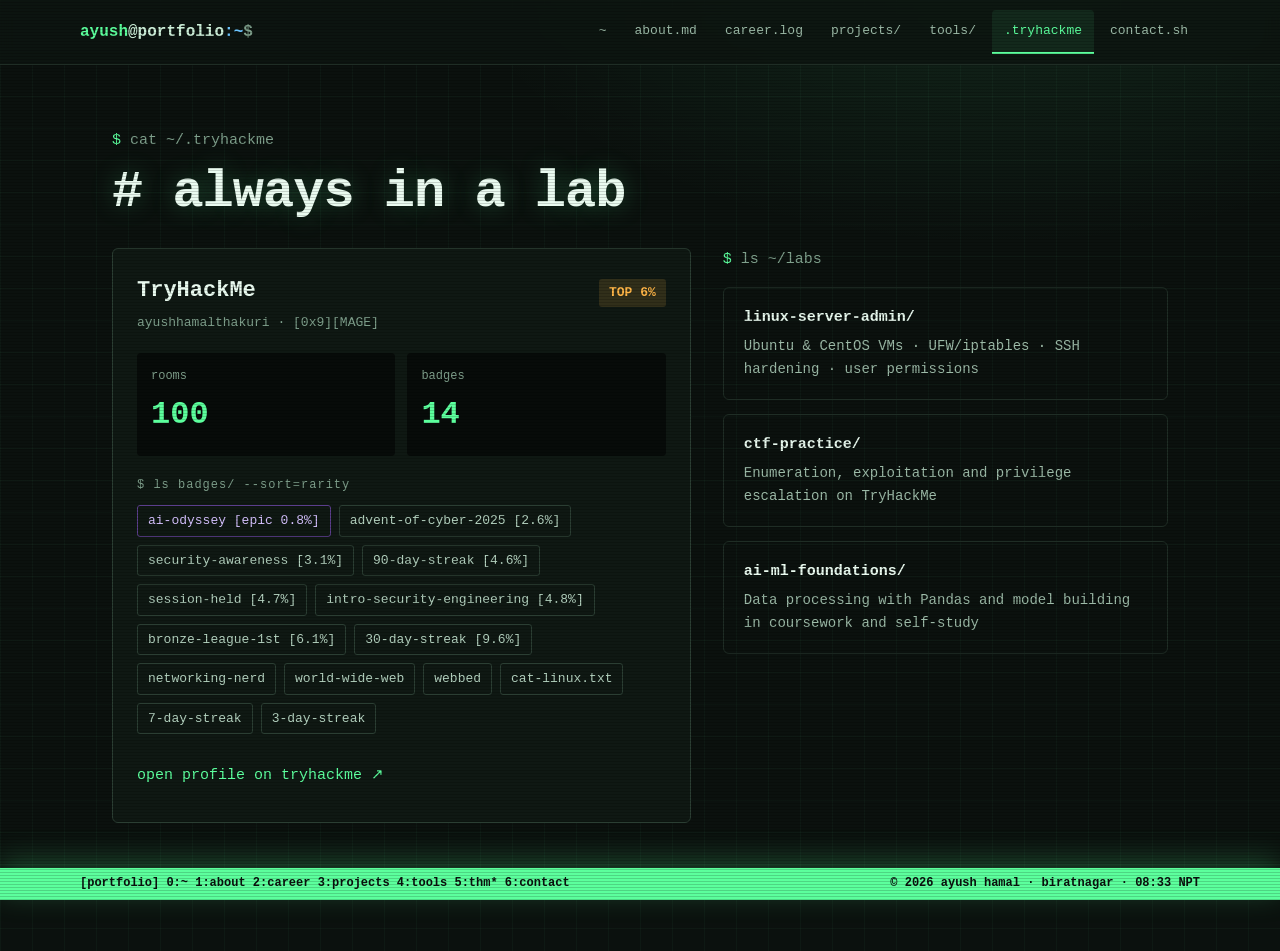
<file: learning.html>
<!DOCTYPE html>
<html lang="en">

<head>
  <meta charset="UTF-8" />
  <meta name="viewport" content="width=device-width, initial-scale=1.0" />
  <meta http-equiv="Content-Security-Policy" content="default-src 'none'; script-src 'self'; style-src 'self' https://fonts.googleapis.com; font-src https://fonts.gstatic.com; img-src 'self'; base-uri 'none'; form-action 'none'; object-src 'none'; upgrade-insecure-requests" />
  <meta name="referrer" content="strict-origin-when-cross-origin" />
  <meta name="color-scheme" content="dark" />
  <meta name="theme-color" content="#0B110E" />
  <title>.tryhackme — Ayush Hamal</title>
  <meta name="description" content="Ayush Hamal on TryHackMe: top 6%, 100 rooms and 14 badges." />
  <meta name="author" content="Ayush Hamal" />
  <link rel="canonical" href="https://ayushhamal.com.np/learning.html" />
  <meta property="og:type" content="website" />
  <meta property="og:title" content=".tryhackme — Ayush Hamal" />
  <meta property="og:description" content="Ayush Hamal on TryHackMe: top 6%, 100 rooms and 14 badges." />
  <meta property="og:url" content="https://ayushhamal.com.np/learning.html" />
  <meta property="og:image" content="https://ayushhamal.com.np/assets/images/profile.jpg" />
  <link rel="icon" type="image/svg+xml" href="assets/icons/favicon.svg" />
  <link rel="preconnect" href="https://fonts.googleapis.com">
  <link rel="preconnect" href="https://fonts.gstatic.com" crossorigin>
  <link rel="stylesheet" href="https://fonts.googleapis.com/css2?family=Space+Mono:wght@400;700&amp;family=IBM+Plex+Mono:wght@400;500;600&amp;family=JetBrains+Mono:wght@700&amp;display=swap">
  <link rel="stylesheet" href="css/hacker.css" />
  <link rel="stylesheet" href="css/pages/learning.css" />
</head>

<body>
<a class="skip-link" href="#main">Skip to content</a>
<div class="x539ff1">

<header class="x335464">
<nav class="x30865e" aria-label="Main">
<a class="xd0eaa2" href="index.html"><span class="xdcde1a">ayush</span>@portfolio<span class="x5313f5">:~</span><span class="xb9c4ca">$</span></a>
<div class="xd45591">
<a class="x244e0f" href="index.html">~</a>
<a class="x244e0f" href="about.html">about.md</a>
<a class="x244e0f" href="career.html">career.log</a>
<a class="x244e0f" href="projects.html">projects/</a>
<a class="x244e0f" href="tools.html">tools/</a>
<a class="xd98887" href="learning.html" aria-current="page">.tryhackme</a>
<a class="x244e0f" href="contact.html">contact.sh</a>
</div>
</nav>
</header>

<main id="main" class="x2a9513">
<div>
<p class="x433569"><span class="xdcde1a">$</span> cat ~/.tryhackme</p>
<h1 class="xd1817f"># always in a lab</h1>
</div>

<div class="cols x3cb94b">
<article class="xf182c5">
<div class="xa572ef">
<div><span class="x83cb6f">TryHackMe</span><p class="x557b53">ayushhamalthakuri · [0x9][MAGE]</p></div>
<span class="x90d727 badge">TOP 6%</span>
</div>
<dl class="x801908">
<div class="x1daa0c"><dt class="x2e86d8">rooms</dt><dd class="x6359ac">100</dd></div>
<div class="x1daa0c"><dt class="x2e86d8">badges</dt><dd class="x6359ac">14</dd></div>
</dl>
<div>
<p class="x858aca">$ ls badges/ --sort=rarity</p>
<div class="x63e83f">
<span class="xd526ff badge">ai-odyssey [epic 0.8%]</span>
<span class="xb5be0f badge">advent-of-cyber-2025 [2.6%]</span>
<span class="xb5be0f badge">security-awareness [3.1%]</span>
<span class="xb5be0f badge">90-day-streak [4.6%]</span>
<span class="xb5be0f badge">session-held [4.7%]</span>
<span class="xb5be0f badge">intro-security-engineering [4.8%]</span>
<span class="xb5be0f badge">bronze-league-1st [6.1%]</span>
<span class="xb5be0f badge">30-day-streak [9.6%]</span>
<span class="xb5be0f badge">networking-nerd</span>
<span class="xb5be0f badge">world-wide-web</span>
<span class="xb5be0f badge">webbed</span>
<span class="xb5be0f badge">cat-linux.txt</span>
<span class="xb5be0f badge">7-day-streak</span>
<span class="xb5be0f badge">3-day-streak</span>
</div>
</div>
<a class="xee2181" href="https://tryhackme.com/p/ayushhamalthakuri" target="_blank" rel="noopener noreferrer">open profile on tryhackme ↗</a>
</article>

<div class="x64bd62">
<p class="x3d2381"><span class="xdcde1a">$</span> ls ~/labs</p>
<div class="card x335c02">
<span class="x192194">linux-server-admin/</span>
<p class="x55235c">Ubuntu &amp; CentOS VMs · UFW/iptables · SSH hardening · user permissions</p>
</div>
<div class="card x335c02">
<span class="x192194">ctf-practice/</span>
<p class="x55235c">Enumeration, exploitation and privilege escalation on TryHackMe</p>
</div>
<div class="card x335c02">
<span class="x192194">ai-ml-foundations/</span>
<p class="x55235c">Data processing with Pandas and model building in coursework and self-study</p>
</div>
</div>
</div>
</main>

<footer class="xe107ac">
<div class="xccbde9">
<span>[portfolio] 0:~ 1:about 2:career 3:projects 4:tools 5:thm* 6:contact</span>
<span>© <span id="year">2026</span> ayush hamal · biratnagar · <span data-npt>09:41</span> NPT</span>
</div>
</footer>
</div>

<script src="js/hacker.js"></script>
</body>

</html>
</file>
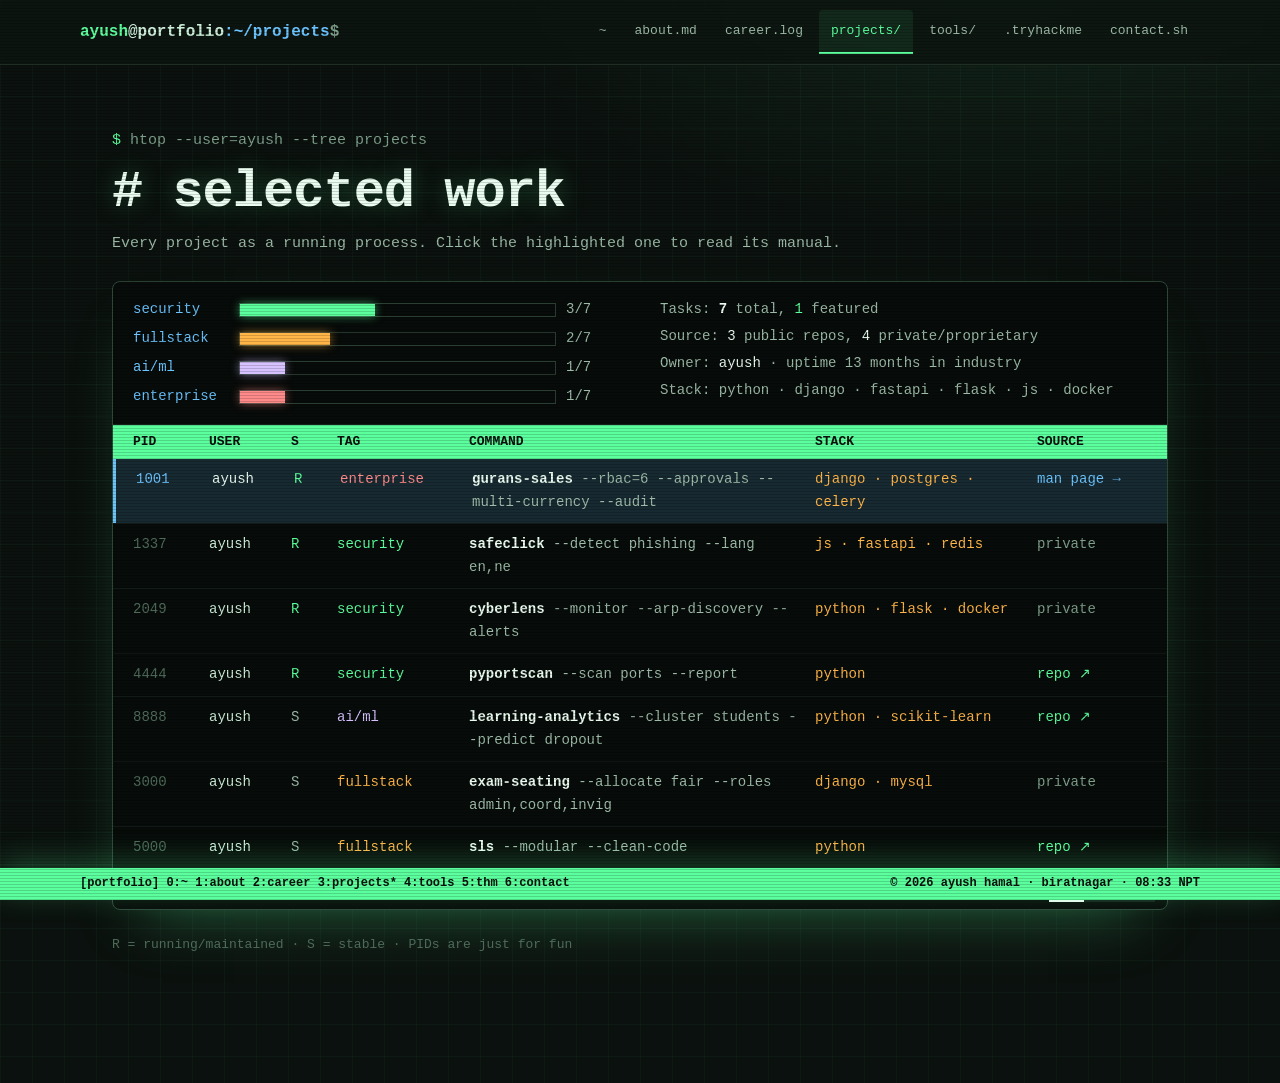
<file: projects.html>
<!DOCTYPE html>
<html lang="en">

<head>
  <meta charset="UTF-8" />
  <meta name="viewport" content="width=device-width, initial-scale=1.0" />
  <meta http-equiv="Content-Security-Policy" content="default-src 'none'; script-src 'self'; style-src 'self' https://fonts.googleapis.com; font-src https://fonts.gstatic.com; img-src 'self'; base-uri 'none'; form-action 'none'; object-src 'none'; upgrade-insecure-requests" />
  <meta name="referrer" content="strict-origin-when-cross-origin" />
  <meta name="color-scheme" content="dark" />
  <meta name="theme-color" content="#0B110E" />
  <title>projects/ — Ayush Hamal</title>
  <meta name="description" content="Projects by Ayush Hamal across security, full-stack, AI/ML and enterprise systems." />
  <meta name="author" content="Ayush Hamal" />
  <link rel="canonical" href="https://ayushhamal.com.np/projects.html" />
  <meta property="og:type" content="website" />
  <meta property="og:title" content="projects/ — Ayush Hamal" />
  <meta property="og:description" content="Projects by Ayush Hamal across security, full-stack, AI/ML and enterprise systems." />
  <meta property="og:url" content="https://ayushhamal.com.np/projects.html" />
  <meta property="og:image" content="https://ayushhamal.com.np/assets/images/profile.jpg" />
  <link rel="icon" type="image/svg+xml" href="assets/icons/favicon.svg" />
  <link rel="preconnect" href="https://fonts.googleapis.com">
  <link rel="preconnect" href="https://fonts.gstatic.com" crossorigin>
  <link rel="stylesheet" href="https://fonts.googleapis.com/css2?family=Space+Mono:wght@400;700&amp;family=IBM+Plex+Mono:wght@400;500;600&amp;family=JetBrains+Mono:wght@700&amp;display=swap">
  <link rel="stylesheet" href="css/hacker.css" />
  <link rel="stylesheet" href="css/pages/projects.css" />
</head>

<body>
<a class="skip-link" href="#main">Skip to content</a>
<div class="x539ff1">

<header class="x335464">
<nav class="x30865e" aria-label="Main">
<a class="xd0eaa2" href="index.html"><span class="xdcde1a">ayush</span>@portfolio<span class="x5313f5">:~/projects</span><span class="xb9c4ca">$</span></a>
<div class="xd45591">
<a class="x244e0f" href="index.html">~</a>
<a class="x244e0f" href="about.html">about.md</a>
<a class="x244e0f" href="career.html">career.log</a>
<a class="xd98887" href="projects.html" aria-current="page">projects/</a>
<a class="x244e0f" href="tools.html">tools/</a>
<a class="x244e0f" href="learning.html">.tryhackme</a>
<a class="x244e0f" href="contact.html">contact.sh</a>
</div>
</nav>
</header>

<main id="main" class="x25c9ed">
<div>
<p class="x433569"><span class="xdcde1a">$</span> htop --user=ayush --tree projects</p>
<h1 class="xd1817f"># selected work</h1>
<p class="xa3994f">Every project as a running process. Click the highlighted one to read its manual.</p>
</div>

<section class="x687117" aria-label="Projects in htop">

<!-- meters -->
<div class="cols xcae52c">
<div class="xd08feb">
<div class="x6bc1b3"><span class="x5313f5">security</span><span class="x73e817"><span class="fill xd96a1b"></span></span><span class="xb5e696">3/7</span></div>
<div class="x6bc1b3"><span class="x5313f5">fullstack</span><span class="x73e817"><span class="fill xa5e029"></span></span><span class="xb5e696">2/7</span></div>
<div class="x6bc1b3"><span class="x5313f5">ai/ml</span><span class="x73e817"><span class="fill x085f11"></span></span><span class="xb5e696">1/7</span></div>
<div class="x6bc1b3"><span class="x5313f5">enterprise</span><span class="x73e817"><span class="fill xd7359a"></span></span><span class="xb5e696">1/7</span></div>
</div>
<div class="xeab6bd">
<span>Tasks: <span class="xba6831">7</span> total, <span class="xdcde1a">1</span> featured</span>
<span>Source: <span class="xd39f0b">3</span> public repos, <span class="xd39f0b">4</span> private/proprietary</span>
<span>Owner: <span class="xd39f0b">ayush</span> · uptime <span data-months-since="2025-12">11</span> months in industry</span>
<span>Stack: python · django · fastapi · flask · js · docker</span>
</div>
</div>

<!-- process table -->
<div class="x987eb2">
<div class="x5a6f60">
<div class="x01a9b8"><span>PID</span><span>USER</span><span>S</span><span>TAG</span><span>COMMAND</span><span>STACK</span><span>SOURCE</span></div>

<a class="x5c0039" href="gurans-sales.html" data-tag="enterprise">
<span class="x5313f5">1001</span><span>ayush</span><span class="xdcde1a">R</span><span class="x7b5c02">enterprise</span><span><span class="x5db75d">gurans-sales</span> <span class="xb5e696">--rbac=6 --approvals --multi-currency --audit</span></span><span class="x2327e1">django · postgres · celery</span><span class="x5313f5">man page →</span>
</a>
<div class="row xc34370" data-tag="security">
<span class="x912866">1337</span><span>ayush</span><span class="xdcde1a">R</span><span class="xdcde1a">security</span><span><span class="x192194">safeclick</span> <span class="xb5e696">--detect phishing --lang en,ne</span></span><span class="x2327e1">js · fastapi · redis</span><span class="xb9c4ca">private</span>
</div>
<div class="row xc34370" data-tag="security">
<span class="x912866">2049</span><span>ayush</span><span class="xdcde1a">R</span><span class="xdcde1a">security</span><span><span class="x192194">cyberlens</span> <span class="xb5e696">--monitor --arp-discovery --alerts</span></span><span class="x2327e1">python · flask · docker</span><span class="xb9c4ca">private</span>
</div>
<div class="row xc34370" data-tag="security">
<span class="x912866">4444</span><span>ayush</span><span class="xdcde1a">R</span><span class="xdcde1a">security</span><span><span class="x192194">pyportscan</span> <span class="xb5e696">--scan ports --report</span></span><span class="x2327e1">python</span><a class="xdcde1a" href="https://github.com/logiclinguist8989/PyPortScan" target="_blank" rel="noopener noreferrer">repo ↗</a>
</div>
<div class="row xc34370" data-tag="ai/ml">
<span class="x912866">8888</span><span>ayush</span><span class="xb5e696">S</span><span class="x45ef7e">ai/ml</span><span><span class="x192194">learning-analytics</span> <span class="xb5e696">--cluster students --predict dropout</span></span><span class="x2327e1">python · scikit-learn</span><a class="xdcde1a" href="https://github.com/logiclinguist8989/Student-Learning-Analytics-for-LMS-Clustering-and-Dropout-Prediction" target="_blank" rel="noopener noreferrer">repo ↗</a>
</div>
<div class="row xc34370" data-tag="fullstack">
<span class="x912866">3000</span><span>ayush</span><span class="xb5e696">S</span><span class="x2327e1">fullstack</span><span><span class="x192194">exam-seating</span> <span class="xb5e696">--allocate fair --roles admin,coord,invig</span></span><span class="x2327e1">django · mysql</span><span class="xb9c4ca">private</span>
</div>
<div class="row xc34370" data-tag="fullstack">
<span class="x912866">5000</span><span>ayush</span><span class="xb5e696">S</span><span class="x2327e1">fullstack</span><span><span class="x192194">sls</span> <span class="xb5e696">--modular --clean-code</span></span><span class="x2327e1">python</span><a class="xdcde1a" href="https://github.com/logiclinguist8989/SLS" target="_blank" rel="noopener noreferrer">repo ↗</a>
</div>
</div>
</div>

<!-- F-key bar (filters) -->
<div class="x76cd58" role="group" aria-label="Filter projects">
<button class="x3a1924" type="button" data-filter="all" aria-pressed="true"><span class="x8588f9">F4</span><span class="x0c97eb">all</span></button>
<button class="x3a1924" type="button" data-filter="security" aria-pressed="false"><span class="x8588f9">F5</span><span class="xbdb6a7">security</span></button>
<button class="x3a1924" type="button" data-filter="fullstack" aria-pressed="false"><span class="x8588f9">F6</span><span class="xbdb6a7">fullstack</span></button>
<button class="x3a1924" type="button" data-filter="ai/ml" aria-pressed="false"><span class="x8588f9">F7</span><span class="xbdb6a7">ai/ml</span></button>
<button class="x3a1924" type="button" data-filter="enterprise" aria-pressed="false"><span class="x8588f9">F8</span><span class="xbdb6a7">enterprise</span></button>
<a class="x6a81a4" href="contact.html"><span class="x8588f9">F10</span><span class="xbdb6a7">hire me</span></a>
</div>
</section>
<p class="xcb0702">R = running/maintained · S = stable · PIDs are just for fun</p>
<p id="filter-status" class="filter-status" role="status"></p>
</main>

<footer class="xe107ac">
<div class="xccbde9">
<span>[portfolio] 0:~ 1:about 2:career 3:projects* 4:tools 5:thm 6:contact</span>
<span>© <span id="year">2026</span> ayush hamal · biratnagar · <span data-npt>09:41</span> NPT</span>
</div>
</footer>
</div>

<script src="js/hacker.js"></script>
</body>

</html>
</file>
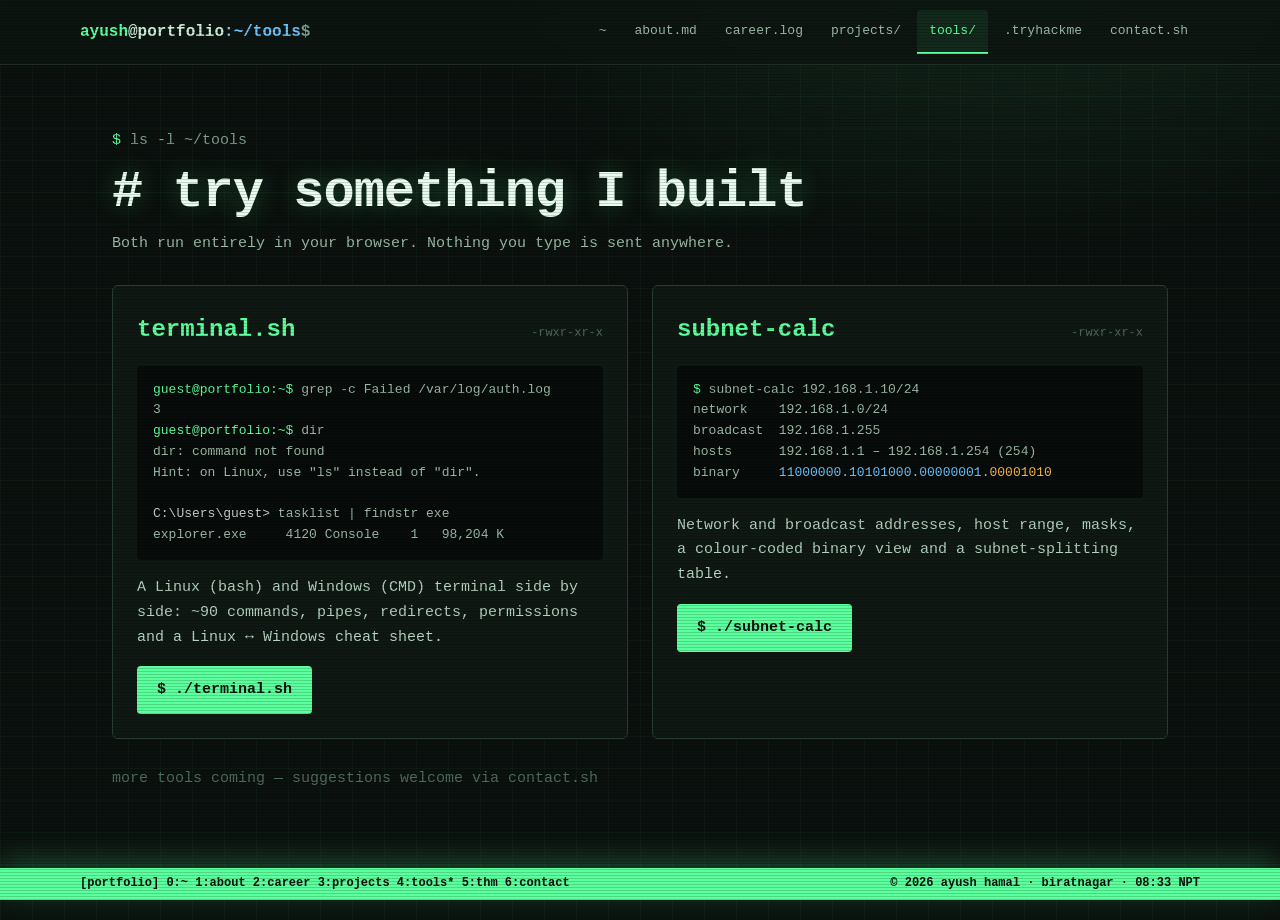
<file: tools.html>
<!DOCTYPE html>
<html lang="en">

<head>
  <meta charset="UTF-8" />
  <meta name="viewport" content="width=device-width, initial-scale=1.0" />
  <meta http-equiv="Content-Security-Policy" content="default-src 'none'; script-src 'self'; style-src 'self' https://fonts.googleapis.com; font-src https://fonts.gstatic.com; img-src 'self'; base-uri 'none'; form-action 'none'; object-src 'none'; upgrade-insecure-requests" />
  <meta name="referrer" content="strict-origin-when-cross-origin" />
  <meta name="color-scheme" content="dark" />
  <meta name="theme-color" content="#0B110E" />
  <title>tools/ — Ayush Hamal</title>
  <meta name="description" content="Free tools by Ayush Hamal: a Linux &amp; Windows terminal simulator and an IPv4 subnet calculator." />
  <meta name="author" content="Ayush Hamal" />
  <link rel="canonical" href="https://ayushhamal.com.np/tools.html" />
  <meta property="og:type" content="website" />
  <meta property="og:title" content="tools/ — Ayush Hamal" />
  <meta property="og:description" content="Free tools by Ayush Hamal: a Linux &amp; Windows terminal simulator and an IPv4 subnet calculator." />
  <meta property="og:url" content="https://ayushhamal.com.np/tools.html" />
  <meta property="og:image" content="https://ayushhamal.com.np/assets/images/profile.jpg" />
  <link rel="icon" type="image/svg+xml" href="assets/icons/favicon.svg" />
  <link rel="preconnect" href="https://fonts.googleapis.com">
  <link rel="preconnect" href="https://fonts.gstatic.com" crossorigin>
  <link rel="stylesheet" href="https://fonts.googleapis.com/css2?family=Space+Mono:wght@400;700&amp;family=IBM+Plex+Mono:wght@400;500;600&amp;family=JetBrains+Mono:wght@700&amp;display=swap">
  <link rel="stylesheet" href="css/hacker.css" />
  <link rel="stylesheet" href="css/pages/tools.css" />
</head>

<body>
<a class="skip-link" href="#main">Skip to content</a>
<div class="x539ff1">

<header class="x335464">
<nav class="x30865e" aria-label="Main">
<a class="xd0eaa2" href="index.html"><span class="xdcde1a">ayush</span>@portfolio<span class="x5313f5">:~/tools</span><span class="xb9c4ca">$</span></a>
<div class="xd45591">
<a class="x244e0f" href="index.html">~</a>
<a class="x244e0f" href="about.html">about.md</a>
<a class="x244e0f" href="career.html">career.log</a>
<a class="x244e0f" href="projects.html">projects/</a>
<a class="xd98887" href="tools.html" aria-current="page">tools/</a>
<a class="x244e0f" href="learning.html">.tryhackme</a>
<a class="x244e0f" href="contact.html">contact.sh</a>
</div>
</nav>
</header>

<main id="main" class="x2a9513">
<div>
<p class="x433569"><span class="xdcde1a">$</span> ls -l ~/tools</p>
<h1 class="xd1817f"># try something I built</h1>
<p class="x9b614d">Both run entirely in your browser. Nothing you type is sent anywhere.</p>
</div>

<div class="cols x351d87">
<article class="card xc0950e">
<div class="x706b77"><span class="x9e6852">terminal.sh</span><span class="xd018f0">-rwxr-xr-x</span></div>
<pre class="xe44b47"><span class="xdcde1a">guest@portfolio:~$</span> grep -c Failed /var/log/auth.log
3
<span class="xdcde1a">guest@portfolio:~$</span> dir
dir: command not found
Hint: on Linux, use "ls" instead of "dir".

<span class="x8edadb">C:\Users\guest&gt;</span> tasklist | findstr exe
explorer.exe     4120 Console    1   98,204 K</pre>
<p class="x8ea797">A Linux (bash) and Windows (CMD) terminal side by side: ~90 commands, pipes, redirects, permissions and a Linux ↔ Windows cheat sheet.</p>
<a class="x30cc76" href="tools/terminal.html">$ ./terminal.sh</a>
</article>

<article class="card xc0950e">
<div class="x706b77"><span class="x9e6852">subnet-calc</span><span class="xd018f0">-rwxr-xr-x</span></div>
<pre class="xe44b47"><span class="xdcde1a">$</span> subnet-calc 192.168.1.10/24
network    192.168.1.0/24
broadcast  192.168.1.255
hosts      192.168.1.1 – 192.168.1.254 (254)
binary     <span class="x5313f5">11000000.10101000.00000001</span>.<span class="x2327e1">00001010</span></pre>
<p class="x8ea797">Network and broadcast addresses, host range, masks, a colour-coded binary view and a subnet-splitting table.</p>
<a class="x30cc76" href="tools/subnet-calculator.html">$ ./subnet-calc</a>
</article>
</div>
<p class="xb88f86">more tools coming — suggestions welcome via contact.sh</p>
</main>

<footer class="xe107ac">
<div class="xccbde9">
<span>[portfolio] 0:~ 1:about 2:career 3:projects 4:tools* 5:thm 6:contact</span>
<span>© <span id="year">2026</span> ayush hamal · biratnagar · <span data-npt>09:41</span> NPT</span>
</div>
</footer>
</div>

<script src="js/hacker.js"></script>
</body>

</html>
</file>
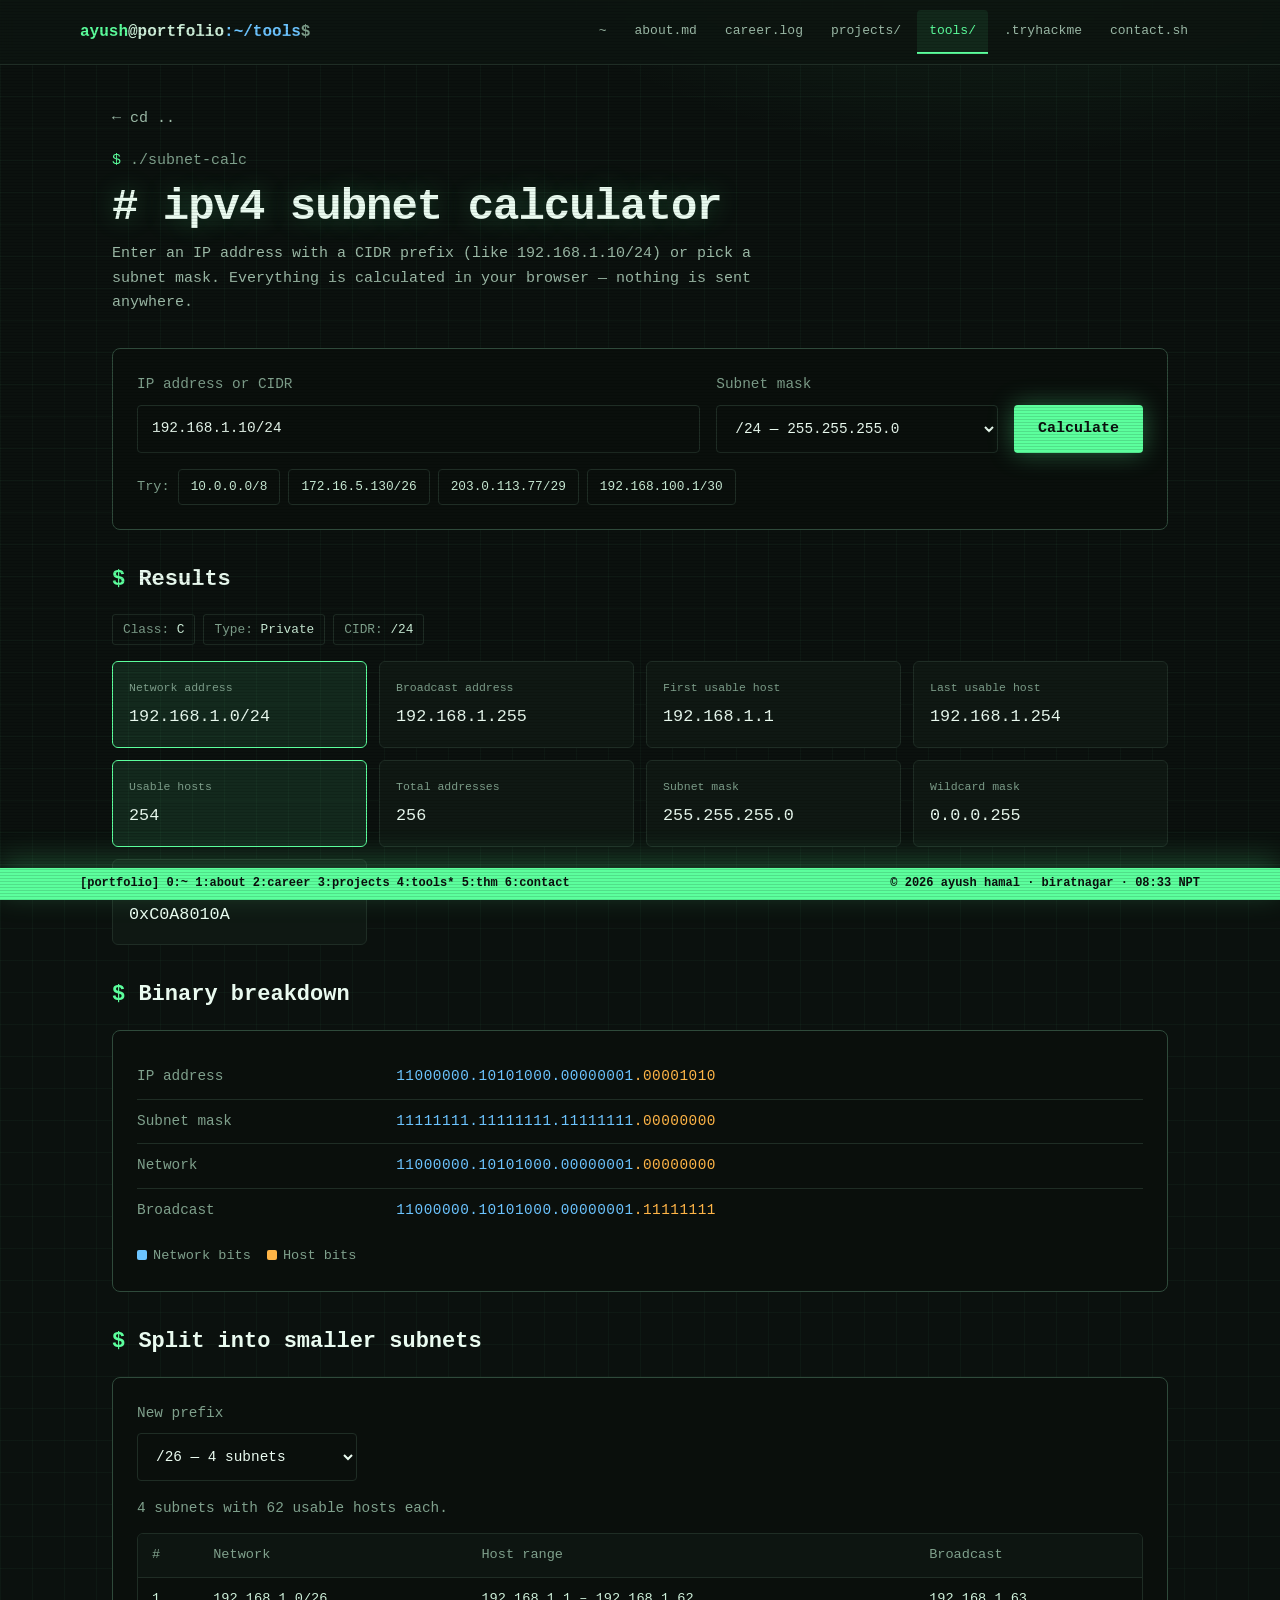
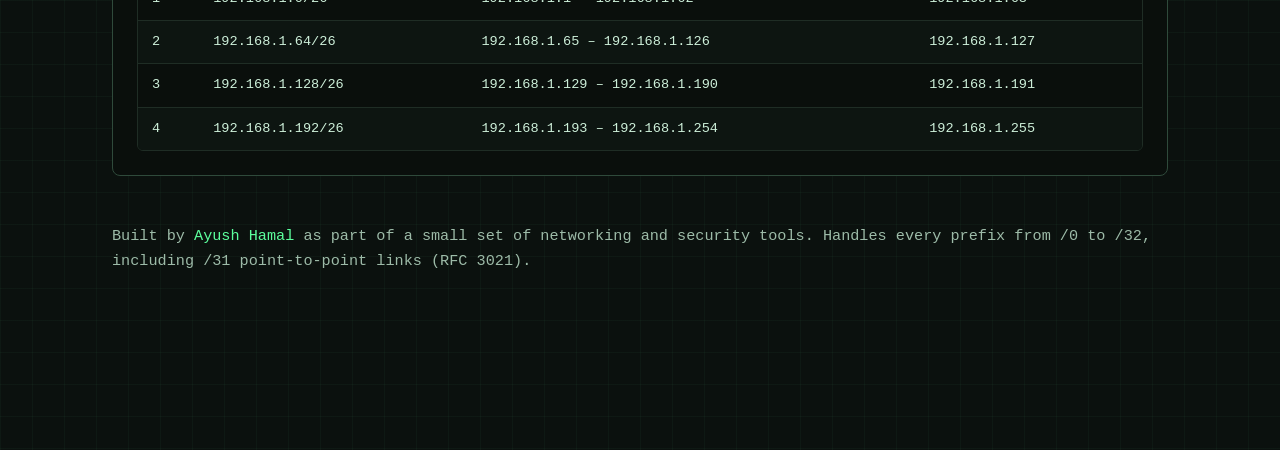
<file: tools/subnet-calculator.html>
<!DOCTYPE html>
<html lang="en">

<head>
  <meta charset="UTF-8" />
  <meta name="viewport" content="width=device-width, initial-scale=1.0" />
  <meta http-equiv="Content-Security-Policy" content="default-src 'none'; script-src 'self'; style-src 'self' https://fonts.googleapis.com; font-src https://fonts.gstatic.com; img-src 'self'; base-uri 'none'; form-action 'none'; object-src 'none'; upgrade-insecure-requests" />
  <meta name="referrer" content="strict-origin-when-cross-origin" />
  <title>Subnet Calculator | Ayush Hamal</title>
  <meta name="description"
    content="Free IPv4 subnet calculator: network and broadcast address, host range, subnet mask, wildcard, binary breakdown and subnet splitting. Runs entirely in your browser." />
  <meta name="author" content="Ayush Hamal" />
  <link rel="canonical" href="https://ayushhamal.com.np/tools/subnet-calculator.html" />
  <meta property="og:type" content="website" />
  <meta property="og:title" content="IPv4 Subnet Calculator — Ayush Hamal" />
  <meta property="og:description" content="Calculate network, broadcast, host range and more from any IPv4 address and CIDR." />
  <meta property="og:url" content="https://ayushhamal.com.np/tools/subnet-calculator.html" />
  <link rel="icon" type="image/svg+xml" href="../assets/icons/favicon.svg" />
  <link rel="preconnect" href="https://fonts.googleapis.com">
  <link rel="preconnect" href="https://fonts.gstatic.com" crossorigin>
  <meta name="color-scheme" content="dark" />
  <meta name="theme-color" content="#0B110E" />
  <link rel="stylesheet" href="https://fonts.googleapis.com/css2?family=Space+Mono:wght@400;700&amp;family=IBM+Plex+Mono:wght@400;500;600&amp;family=JetBrains+Mono:wght@700&amp;display=swap">
  <link rel="stylesheet" href="../css/hacker.css" />
  <link rel="stylesheet" href="../css/pages/tool-subnet-calculator.css" />
  <link rel="stylesheet" href="../css/subnet-calculator.css" />
</head>

<body>
<a class="skip-link" href="#main">Skip to content</a>
<div class="x539ff1">

<header class="x335464">
<nav class="x30865e" aria-label="Main">
<a class="xd0eaa2" href="../index.html"><span class="xdcde1a">ayush</span>@portfolio<span class="x5313f5">:~/tools</span><span class="xb9c4ca">$</span></a>
<div class="xd45591">
<a class="x244e0f" href="../index.html">~</a>
<a class="x244e0f" href="../about.html">about.md</a>
<a class="x244e0f" href="../career.html">career.log</a>
<a class="x244e0f" href="../projects.html">projects/</a>
<a class="xd98887" href="../tools.html" aria-current="page">tools/</a>
<a class="x244e0f" href="../learning.html">.tryhackme</a>
<a class="x244e0f" href="../contact.html">contact.sh</a>
</div>
</nav>
</header>

<main class="tool-main" id="main">
    <a class="back-link" href="../tools.html">← cd ..</a>
    <p class="eyebrow"><span>$</span> ./subnet-calc</p>
    <h1># ipv4 subnet calculator</h1>
    <p class="lede">Enter an IP address with a CIDR prefix (like <code>192.168.1.10/24</code>) or pick a subnet mask.
      Everything is calculated in your browser — nothing is sent anywhere.</p>

    <form id="calc-form" class="card" novalidate>
      <label>
        IP address or CIDR
        <input id="ip-input" type="text" inputmode="decimal" autocomplete="off" spellcheck="false"
          placeholder="192.168.1.10/24" value="192.168.1.10/24" aria-describedby="calc-error" />
      </label>
      <label>
        Subnet mask
        <select id="mask-select" aria-label="Subnet mask (used when no /prefix is typed)"></select>
      </label>
      <button type="submit">Calculate</button>
      <div class="examples">
        <span>Try:</span>
        <button type="button" class="chip" data-example="10.0.0.0/8">10.0.0.0/8</button>
        <button type="button" class="chip" data-example="172.16.5.130/26">172.16.5.130/26</button>
        <button type="button" class="chip" data-example="203.0.113.77/29">203.0.113.77/29</button>
        <button type="button" class="chip" data-example="192.168.100.1/30">192.168.100.1/30</button>
      </div>
      <p id="calc-error" class="error" role="alert"></p>
    </form>

    <div id="output" hidden>
      <section aria-labelledby="results-title">
        <h2 id="results-title">Results</h2>
        <div class="badges" id="badges"></div>
        <dl class="results" id="results"></dl>
      </section>

      <section aria-labelledby="binary-title">
        <h2 id="binary-title">Binary breakdown</h2>
        <div class="card binary">
          <table>
            <tbody id="binary-body"></tbody>
          </table>
          <div class="legend">
            <span class="l-net">Network bits</span>
            <span class="l-host">Host bits</span>
          </div>
        </div>
      </section>

      <section aria-labelledby="split-title">
        <h2 id="split-title">Split into smaller subnets</h2>
        <div class="card">
          <div class="split-controls">
            <label>
              New prefix
              <select id="split-select"></select>
            </label>
          </div>
          <p class="split-note" id="split-note"></p>
          <div class="table-wrap" id="split-table-wrap">
            <table>
              <thead>
                <tr>
                  <th scope="col">#</th>
                  <th scope="col">Network</th>
                  <th scope="col">Host range</th>
                  <th scope="col">Broadcast</th>
                </tr>
              </thead>
              <tbody id="split-body"></tbody>
            </table>
          </div>
        </div>
      </section>
    </div>

    <p class="about">Built by <a href="../index.html">Ayush Hamal</a> as part of a small set of networking and
      security tools. Handles every prefix from /0 to /32, including /31 point-to-point links (RFC 3021).</p>
  </main>

<footer class="xe107ac">
<div class="xccbde9">
<span>[portfolio] 0:~ 1:about 2:career 3:projects 4:tools* 5:thm 6:contact</span>
<span>© <span id="year">2026</span> ayush hamal · biratnagar · <span data-npt>09:41</span> NPT</span>
</div>
</footer>
</div>
<script src="../js/subnet-calculator.js"></script>
<script src="../js/hacker.js"></script>
</body>

</html>
</file>
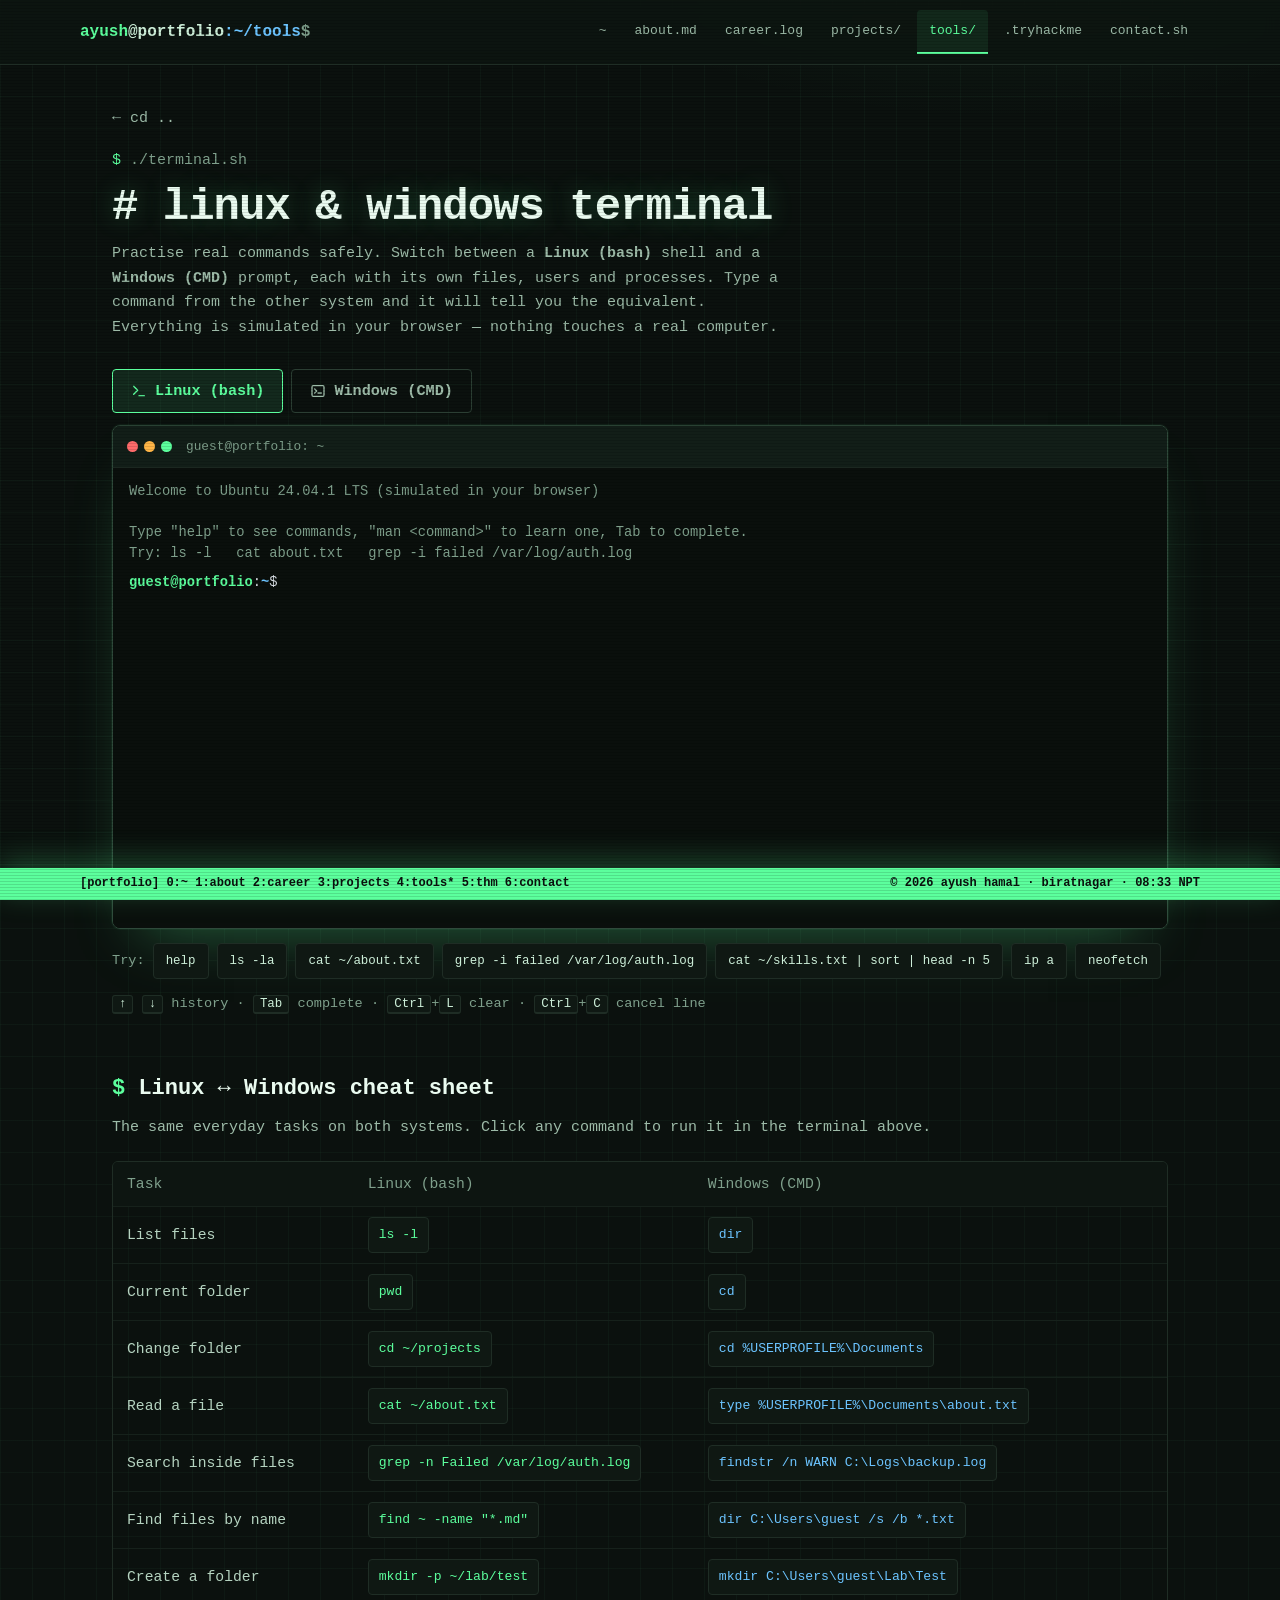
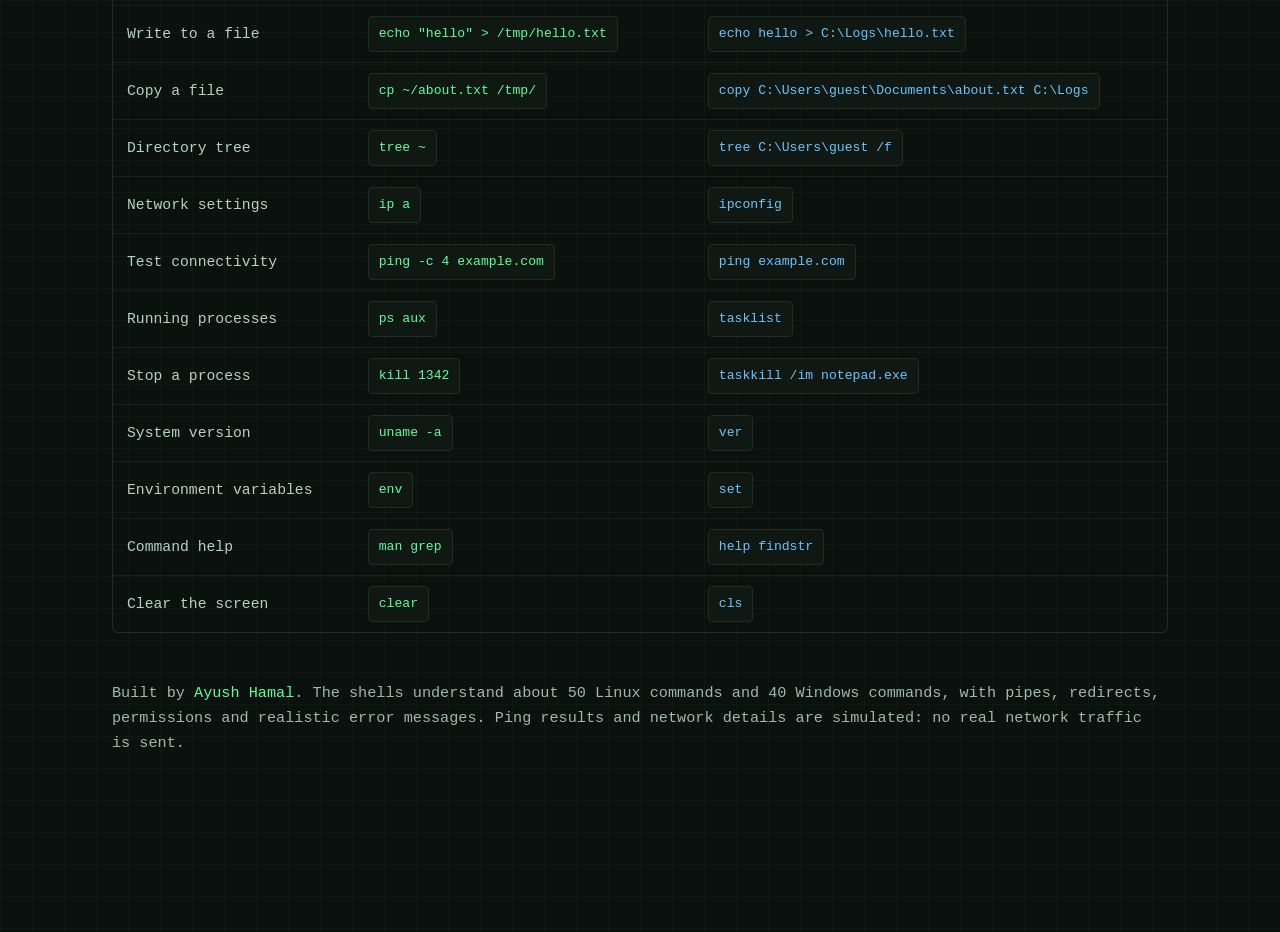
<file: tools/terminal.html>
<!DOCTYPE html>
<html lang="en">

<head>
  <meta charset="UTF-8" />
  <meta name="viewport" content="width=device-width, initial-scale=1.0" />
  <meta http-equiv="Content-Security-Policy" content="default-src 'none'; script-src 'self'; style-src 'self' https://fonts.googleapis.com; font-src https://fonts.gstatic.com; img-src 'self'; base-uri 'none'; form-action 'none'; object-src 'none'; upgrade-insecure-requests" />
  <meta name="referrer" content="strict-origin-when-cross-origin" />
  <title>Linux &amp; Windows Terminal | Ayush Hamal</title>
  <meta name="description"
    content="Practice Linux (bash) and Windows (CMD) commands in a safe simulated terminal: files, pipes, grep/findstr, networking, processes and a Linux-to-Windows cheat sheet. Runs entirely in your browser." />
  <meta name="author" content="Ayush Hamal" />
  <link rel="canonical" href="https://ayushhamal.com.np/tools/terminal.html" />
  <meta property="og:type" content="website" />
  <meta property="og:title" content="Linux & Windows Terminal Simulator — Ayush Hamal" />
  <meta property="og:description" content="Practice bash and CMD commands side by side in a safe, simulated terminal." />
  <meta property="og:url" content="https://ayushhamal.com.np/tools/terminal.html" />
  <link rel="icon" type="image/svg+xml" href="../assets/icons/favicon.svg" />
  <link rel="preconnect" href="https://fonts.googleapis.com">
  <link rel="preconnect" href="https://fonts.gstatic.com" crossorigin>
  <meta name="color-scheme" content="dark" />
  <meta name="theme-color" content="#0B110E" />
  <link rel="stylesheet" href="https://fonts.googleapis.com/css2?family=Space+Mono:wght@400;700&amp;family=IBM+Plex+Mono:wght@400;500;600&amp;family=JetBrains+Mono:wght@700&amp;display=swap">
  <link rel="stylesheet" href="../css/hacker.css" />
  <link rel="stylesheet" href="../css/pages/tool-terminal.css" />
  <link rel="stylesheet" href="../css/terminal.css" />
</head>

<body>
<a class="skip-link" href="#main">Skip to content</a>
<div class="x539ff1">

<header class="x335464">
<nav class="x30865e" aria-label="Main">
<a class="xd0eaa2" href="../index.html"><span class="xdcde1a">ayush</span>@portfolio<span class="x5313f5">:~/tools</span><span class="xb9c4ca">$</span></a>
<div class="xd45591">
<a class="x244e0f" href="../index.html">~</a>
<a class="x244e0f" href="../about.html">about.md</a>
<a class="x244e0f" href="../career.html">career.log</a>
<a class="x244e0f" href="../projects.html">projects/</a>
<a class="xd98887" href="../tools.html" aria-current="page">tools/</a>
<a class="x244e0f" href="../learning.html">.tryhackme</a>
<a class="x244e0f" href="../contact.html">contact.sh</a>
</div>
</nav>
</header>

<main class="tool-main" id="main">
    <a class="back-link" href="../tools.html">← cd ..</a>
    <p class="eyebrow"><span>$</span> ./terminal.sh</p>
    <h1># linux &amp; windows terminal</h1>
    <p class="lede">Practise real commands safely. Switch between a <strong>Linux (bash)</strong> shell and a
      <strong>Windows (CMD)</strong> prompt, each with its own files, users and processes. Type a command from the
      other system and it will tell you the equivalent. Everything is simulated in your browser — nothing touches a
      real computer.</p>

    <div id="terminal-top">
      <div class="tabs" role="tablist" aria-label="Choose a shell">
        <button type="button" class="tab" role="tab" id="tab-linux" data-os="linux" aria-controls="term-linux"
          aria-selected="true">
          <svg width="16" height="16" viewBox="0 0 24 24" fill="none" stroke="currentColor" stroke-width="2"
            stroke-linecap="round" stroke-linejoin="round" aria-hidden="true">
            <path d="M4 17l6-6-6-6M12 19h8"></path>
          </svg>
          Linux (bash)
        </button>
        <button type="button" class="tab" role="tab" id="tab-windows" data-os="windows" aria-controls="term-windows"
          aria-selected="false" tabindex="-1">
          <svg width="16" height="16" viewBox="0 0 24 24" fill="none" stroke="currentColor" stroke-width="2"
            stroke-linecap="round" stroke-linejoin="round" aria-hidden="true">
            <rect x="3" y="4" width="18" height="16" rx="2"></rect>
            <path d="M7 9l3 3-3 3M12 15h5"></path>
          </svg>
          Windows (CMD)
        </button>
      </div>

      <div class="term-pane" id="term-linux" data-os="linux" role="tabpanel" aria-labelledby="tab-linux">
        <div class="term-titlebar">
          <span class="dots" aria-hidden="true"><span></span><span></span><span></span></span>
          <span data-title="linux">guest@portfolio: ~</span>
        </div>
        <div class="term-body">
          <div class="term-output" role="log" aria-live="polite" aria-label="Linux terminal output"></div>
          <form class="term-input-line" autocomplete="off">
            <span class="term-prompt" aria-hidden="true"></span>
            <input class="term-input" type="text" aria-label="Linux command" autocomplete="off" autocapitalize="off"
              autocorrect="off" spellcheck="false" enterkeyhint="send" />
          </form>
        </div>
      </div>

      <div class="term-pane" id="term-windows" data-os="windows" role="tabpanel" aria-labelledby="tab-windows" hidden>
        <div class="term-titlebar">
          <span data-title="windows">Command Prompt</span>
          <span class="win-controls" aria-hidden="true"><span>—</span><span>☐</span><span>✕</span></span>
        </div>
        <div class="term-body">
          <div class="term-output" role="log" aria-live="polite" aria-label="Windows command prompt output"></div>
          <form class="term-input-line" autocomplete="off">
            <span class="term-prompt" aria-hidden="true"></span>
            <input class="term-input" type="text" aria-label="Windows command" autocomplete="off" autocapitalize="off"
              autocorrect="off" spellcheck="false" enterkeyhint="send" />
          </form>
        </div>
      </div>

      <div class="quick" data-chips="linux">
        <span>Try:</span>
        <button type="button" class="chip" data-run="help">help</button>
        <button type="button" class="chip" data-run="ls -la">ls -la</button>
        <button type="button" class="chip" data-run="cat ~/about.txt">cat ~/about.txt</button>
        <button type="button" class="chip" data-run="grep -i failed /var/log/auth.log">grep -i failed /var/log/auth.log</button>
        <button type="button" class="chip" data-run="cat ~/skills.txt | sort | head -n 5">cat ~/skills.txt | sort | head -n 5</button>
        <button type="button" class="chip" data-run="ip a">ip a</button>
        <button type="button" class="chip" data-run="neofetch">neofetch</button>
      </div>
      <div class="quick" data-chips="windows" hidden>
        <span>Try:</span>
        <button type="button" class="chip" data-run="help">help</button>
        <button type="button" class="chip" data-run="dir">dir</button>
        <button type="button" class="chip" data-run="type %USERPROFILE%\Documents\about.txt">type %USERPROFILE%\Documents\about.txt</button>
        <button type="button" class="chip" data-run="tasklist | findstr exe">tasklist | findstr exe</button>
        <button type="button" class="chip" data-run="tree %USERPROFILE% /f">tree %USERPROFILE% /f</button>
        <button type="button" class="chip" data-run="ipconfig /all">ipconfig /all</button>
        <button type="button" class="chip" data-run="systeminfo">systeminfo</button>
      </div>
      <p class="shortcuts"><kbd>↑</kbd> <kbd>↓</kbd> history · <kbd>Tab</kbd> complete · <kbd>Ctrl</kbd>+<kbd>L</kbd>
        clear · <kbd>Ctrl</kbd>+<kbd>C</kbd> cancel line</p>
    </div>

    <section aria-labelledby="cheat-title">
      <h2 id="cheat-title">Linux ↔ Windows cheat sheet</h2>
      <p class="section-lede">The same everyday tasks on both systems. Click any command to run it in the terminal
        above.</p>
      <div class="table-wrap">
        <table>
          <thead>
            <tr>
              <th scope="col">Task</th>
              <th scope="col">Linux (bash)</th>
              <th scope="col">Windows (CMD)</th>
            </tr>
          </thead>
          <tbody>
            <tr>
              <th scope="row">List files</th>
              <td><button type="button" class="try" data-os="linux" data-try="ls -l">ls -l</button></td>
              <td><button type="button" class="try" data-os="windows" data-try="dir">dir</button></td>
            </tr>
            <tr>
              <th scope="row">Current folder</th>
              <td><button type="button" class="try" data-os="linux" data-try="pwd">pwd</button></td>
              <td><button type="button" class="try" data-os="windows" data-try="cd">cd</button></td>
            </tr>
            <tr>
              <th scope="row">Change folder</th>
              <td><button type="button" class="try" data-os="linux" data-try="cd ~/projects">cd ~/projects</button></td>
              <td><button type="button" class="try" data-os="windows" data-try="cd %USERPROFILE%\Documents">cd %USERPROFILE%\Documents</button></td>
            </tr>
            <tr>
              <th scope="row">Read a file</th>
              <td><button type="button" class="try" data-os="linux" data-try="cat ~/about.txt">cat ~/about.txt</button></td>
              <td><button type="button" class="try" data-os="windows" data-try="type %USERPROFILE%\Documents\about.txt">type %USERPROFILE%\Documents\about.txt</button></td>
            </tr>
            <tr>
              <th scope="row">Search inside files</th>
              <td><button type="button" class="try" data-os="linux" data-try="grep -n Failed /var/log/auth.log">grep -n Failed /var/log/auth.log</button></td>
              <td><button type="button" class="try" data-os="windows" data-try="findstr /n WARN C:\Logs\backup.log">findstr /n WARN C:\Logs\backup.log</button></td>
            </tr>
            <tr>
              <th scope="row">Find files by name</th>
              <td><button type="button" class="try" data-os="linux" data-try="find ~ -name &quot;*.md&quot;">find ~ -name "*.md"</button></td>
              <td><button type="button" class="try" data-os="windows" data-try="dir C:\Users\guest /s /b *.txt">dir C:\Users\guest /s /b *.txt</button></td>
            </tr>
            <tr>
              <th scope="row">Create a folder</th>
              <td><button type="button" class="try" data-os="linux" data-try="mkdir -p ~/lab/test">mkdir -p ~/lab/test</button></td>
              <td><button type="button" class="try" data-os="windows" data-try="mkdir C:\Users\guest\Lab\Test">mkdir C:\Users\guest\Lab\Test</button></td>
            </tr>
            <tr>
              <th scope="row">Write to a file</th>
              <td><button type="button" class="try" data-os="linux" data-try="echo &quot;hello&quot; > /tmp/hello.txt">echo "hello" &gt; /tmp/hello.txt</button></td>
              <td><button type="button" class="try" data-os="windows" data-try="echo hello > C:\Logs\hello.txt">echo hello &gt; C:\Logs\hello.txt</button></td>
            </tr>
            <tr>
              <th scope="row">Copy a file</th>
              <td><button type="button" class="try" data-os="linux" data-try="cp ~/about.txt /tmp/">cp ~/about.txt /tmp/</button></td>
              <td><button type="button" class="try" data-os="windows" data-try="copy C:\Users\guest\Documents\about.txt C:\Logs">copy C:\Users\guest\Documents\about.txt C:\Logs</button></td>
            </tr>
            <tr>
              <th scope="row">Directory tree</th>
              <td><button type="button" class="try" data-os="linux" data-try="tree ~">tree ~</button></td>
              <td><button type="button" class="try" data-os="windows" data-try="tree C:\Users\guest /f">tree C:\Users\guest /f</button></td>
            </tr>
            <tr>
              <th scope="row">Network settings</th>
              <td><button type="button" class="try" data-os="linux" data-try="ip a">ip a</button></td>
              <td><button type="button" class="try" data-os="windows" data-try="ipconfig">ipconfig</button></td>
            </tr>
            <tr>
              <th scope="row">Test connectivity</th>
              <td><button type="button" class="try" data-os="linux" data-try="ping -c 4 example.com">ping -c 4 example.com</button></td>
              <td><button type="button" class="try" data-os="windows" data-try="ping example.com">ping example.com</button></td>
            </tr>
            <tr>
              <th scope="row">Running processes</th>
              <td><button type="button" class="try" data-os="linux" data-try="ps aux">ps aux</button></td>
              <td><button type="button" class="try" data-os="windows" data-try="tasklist">tasklist</button></td>
            </tr>
            <tr>
              <th scope="row">Stop a process</th>
              <td><button type="button" class="try" data-os="linux" data-try="kill 1342">kill 1342</button></td>
              <td><button type="button" class="try" data-os="windows" data-try="taskkill /im notepad.exe">taskkill /im notepad.exe</button></td>
            </tr>
            <tr>
              <th scope="row">System version</th>
              <td><button type="button" class="try" data-os="linux" data-try="uname -a">uname -a</button></td>
              <td><button type="button" class="try" data-os="windows" data-try="ver">ver</button></td>
            </tr>
            <tr>
              <th scope="row">Environment variables</th>
              <td><button type="button" class="try" data-os="linux" data-try="env">env</button></td>
              <td><button type="button" class="try" data-os="windows" data-try="set">set</button></td>
            </tr>
            <tr>
              <th scope="row">Command help</th>
              <td><button type="button" class="try" data-os="linux" data-try="man grep">man grep</button></td>
              <td><button type="button" class="try" data-os="windows" data-try="help findstr">help findstr</button></td>
            </tr>
            <tr>
              <th scope="row">Clear the screen</th>
              <td><button type="button" class="try" data-os="linux" data-try="clear">clear</button></td>
              <td><button type="button" class="try" data-os="windows" data-try="cls">cls</button></td>
            </tr>
          </tbody>
        </table>
      </div>
    </section>

    <p class="about">Built by <a href="../index.html">Ayush Hamal</a>. The shells understand about 50 Linux commands and
      40 Windows commands, with pipes, redirects, permissions and realistic error messages. Ping results and network
      details are simulated: no real network traffic is sent.</p>
  </main>

<footer class="xe107ac">
<div class="xccbde9">
<span>[portfolio] 0:~ 1:about 2:career 3:projects 4:tools* 5:thm 6:contact</span>
<span>© <span id="year">2026</span> ayush hamal · biratnagar · <span data-npt>09:41</span> NPT</span>
</div>
</footer>
</div>
<script src="../js/terminal.js"></script>
<script src="../js/hacker.js"></script>
</body>

</html>
</file>
<file: css/hacker.css>
/* Hacker theme: shared base rules and generated utility classes.
   The utility classes (.x??????) are generated from the design by
   convert.py so the pages need no inline styles (strict CSP). */
[hidden] { display: none !important; }
:focus-visible { outline: 2px solid #5CFF9D; outline-offset: 2px; }
.filter-status { margin: 0; font-size: 13px; color: #7FA08C; }
.filter-status:empty { display: none; }
button[data-filter][aria-pressed="true"] > span:last-child { background: #1A3A2B !important; color: #5CFF9D !important; }
button[data-filter][aria-pressed="false"] > span:last-child { background: #12231B !important; color: #9DBBA8 !important; }
.skip-link { position: absolute; left: 8px; top: -60px; z-index: 50; padding: 8px 14px; background: #5CFF9D; color: #0B110E !important; font-weight: 600; border-radius: 4px; }
.skip-link:focus { top: 8px; }

.x01a9b8{display: grid; grid-template-columns: 64px 70px 34px 120px minmax(0, 1fr) 210px 110px; gap: 12px; padding: 6px 20px; background: #5CFF9D; color: #0B110E; font-weight: 700; font-size: 13px}
.x02d3d3{padding: 14px 0; font-size: 14px; line-height: 1.75}
.x0546a8{white-space: pre-wrap; overflow-wrap: anywhere; color: {{l.color}}}
.x055f28{margin: 0; display: grid; grid-template-columns: repeat(3, minmax(0, 1fr)); gap: 12px}
.x075700{padding: 0 18px; background: rgba(92,255,157,0.08); color: #5CFF9D}
.x085f11{display: block; width: 14.3%; height: 100%; background: #D6C2FF; box-shadow: 0 0 10px rgba(214,194,255,0.6)}
.x0c97eb{padding: 2px 8px; background: #1A3A2B; color: #5CFF9D}
.x0d528b{border: 1px solid #1F2D25; border-radius: 8px; background: rgba(7,11,9,0.95); padding: 16px 20px; font-size: 14px; line-height: 1.9; overflow-x: auto}
.x108c0e{padding: 20px 24px 6px; font-size: 15px; line-height: 1.85}
.x111782{margin: 0; color: #9DBBA8}
.x1294d1{font-family: 'Space Mono', monospace; font-weight: 700; font-size: 26px; color: #5CFF9D}
.x15895b{display: flex; flex-wrap: wrap; gap: 12px}
.x15a45e{display: grid; grid-template-columns: 140px max-content; gap: 16px; padding: 8px 0; border-bottom: 1px solid #111A15; font-size: 15px; white-space: nowrap}
.x17c574{display: grid; grid-template-columns: minmax(0, 1.2fr) minmax(0, 1fr); gap: 40px; align-items: start}
.x187044{overflow-x: auto; border: 1px solid #1F2D25; border-radius: 6px; background: #070B09; padding: 8px 16px}
.x192194{font-weight: 600; color: #EAFBF0}
.x1c8248{display: flex; flex-wrap: wrap; align-items: center; gap: 14px}
.x1cd2ee{white-space: nowrap}
.x1daa0c{padding: 14px; border-radius: 4px; background: #070B09}
.x1e3c5d{padding: 20px 24px; font-size: 15px; line-height: 1.85}
.x1ec9ff{border: 1px solid #1F2D25; border-radius: 6px; overflow: hidden}
.x2327e1{color: #FFB547}
.x244e0f{padding: 10px 12px; color: #9DBBA8}
.x25c9ed{flex-grow: 1; width: 100%; max-width: 1120px; margin: 0 auto; padding: 64px 32px 96px; box-sizing: border-box; display: flex; flex-direction: column; gap: 24px}
.x26233c{margin: 0; font-family: 'Space Mono', monospace; font-weight: 700; font-size: 44px; line-height: 1.05; letter-spacing: -1px; color: #EAFBF0; text-shadow: 0 0 26px rgba(92,255,157,0.28)}
.x276f90{position: absolute; width: 1px; height: 1px; margin: 0; overflow: hidden; clip: rect(0 0 0 0); white-space: nowrap}
.x2a0ca8{margin: 0}
.x2a9513{flex-grow: 1; width: 100%; max-width: 1120px; margin: 0 auto; padding: 64px 32px 96px; box-sizing: border-box; display: flex; flex-direction: column; gap: 28px}
.x2b744e{color: #FFB547; font-size: 18px; text-shadow: 0 0 10px rgba(255,181,71,0.8)}
.x2bf69b{display: flex; flex-wrap: wrap; gap: 6px}
.x2d754a{display: flex; align-items: center; gap: 10px; padding: 0 14px; min-height: 52px; border: 1px solid {{inputBorder}}; border-radius: 4px; background: #070B09}
.x2e2a24{font-size: 13px; color: #EAFBF0; overflow-wrap: anywhere}
.x2e86d8{font-size: 12px; color: #7FA08C}
.x30489c{text-align: right}
.x30865e{max-width: 1120px; margin: 0 auto; padding: 0 32px; min-height: 64px; display: flex; flex-wrap: wrap; align-items: center; justify-content: space-between; gap: 16px}
.x30cc76{align-self: flex-start; display: inline-flex; align-items: center; min-height: 48px; padding: 0 20px; border-radius: 4px; background: #5CFF9D; color: #0B110E; font-weight: 600}
.x335464{position: sticky; top: 0; z-index: 10; background: rgba(13,21,17,0.86); backdrop-filter: blur(8px); border-bottom: 1px solid #1F2D25}
.x335c02{padding: 18px 20px; border: 1px solid #1F2D25; border-radius: 6px}
.x351d87{display: grid; grid-template-columns: repeat(2, minmax(0, 1fr)); gap: 24px}
.x352ea8{display: grid; grid-template-columns: 220px minmax(0, 1fr) minmax(0, 1fr); gap: 16px; padding: 10px 20px; background: #0D1511; font-size: 12px; color: #7FA08C; border-bottom: 1px solid #1F2D25}
.x35bef4{color: #FFCF85}
.x365d21{width: 10px; height: 10px; border-radius: 50%; background: #FFB547}
.x39e0a7{color: #FFB547; text-shadow: 0 0 16px rgba(255,181,71,0.35)}
.x3a1924{min-height: 40px; padding: 0 12px 0 0; border: none; background: transparent; color: #EAFBF0; font: inherit; cursor: pointer}
.x3a25a6{display: inline-flex; align-items: center; min-height: 44px; color: #5CFF9D}
.x3b0f1b{font-size: 13px; color: #EAFBF0}
.x3cb94b{display: grid; grid-template-columns: minmax(0, 1.3fr) minmax(0, 1fr); gap: 32px; align-items: start}
.x3d0afc{color: {{l.pathColor}}; font-weight: 700}
.x3d2381{margin: 0; color: #7FA08C}
.x3d3dc8{margin: 4px 0 0; display: grid; grid-template-columns: 110px minmax(0, 1fr); gap: 6px 16px}
.x3f29bc{white-space: pre-wrap; overflow-wrap: anywhere; margin-top: {{l.gap}}}
.x41359a{margin: 0; font: 700 15px/1.02 'JetBrains Mono', 'IBM Plex Mono', monospace; letter-spacing: 0; color: #EAFBF0; text-shadow: 0 0 18px rgba(234,251,240,0.18)}
.x430149{padding: 14px 22px; font-size: 13px; color: #7FA08C}
.x433569{margin: 0 0 12px; color: #7FA08C}
.x43659f{padding: 1px 6px; border-radius: 3px; background: rgba(108,196,255,0.14); color: #6CC4FF; font-size: 12px}
.x447f15{padding: 0 18px; color: #B5D3C0}
.x44baec{display: flex; align-items: center; gap: 12px; padding: 9px 12px; border-bottom: 1px solid #1F2D25; background: #121E18; font-size: 12px; color: #7FA08C}
.x45ef7e{color: #D6C2FF}
.x466181{display: flex; flex-direction: column; gap: 8px; padding: 22px; border: 1px solid #2F4A3B; border-radius: 8px; background: linear-gradient(180deg, rgba(18,30,24,0.95), rgba(13,21,17,0.95)); box-shadow: 0 20px 40px -28px rgba(92,255,157,0.4)}
.x47162b{color: #6CC4FF; font-size: 18px}
.x476056{margin-top: 24px; display: flex; flex-direction: column; gap: 12px}
.x477721{display: grid; grid-template-columns: 120px minmax(0, 1fr); gap: 0 12px; margin-top: 8px; color: #9DBBA8}
.x4b168a{display: block; width: 100%; aspect-ratio: 4 / 4.4; object-fit: cover; object-position: center 22%; filter: grayscale(1) contrast(1.2) brightness(0.95) sepia(0.35) hue-rotate(70deg) saturate(1.7)}
.x4cf8fc{display: grid; grid-template-columns: repeat(3, minmax(0, 1fr)); gap: 16px}
.x4d025b{position: relative; margin: 0; border: 1px solid #2F4A3B; border-radius: 8px; overflow: hidden; background: #0F1813; box-shadow: 0 0 0 1px rgba(92,255,157,0.05), 0 30px 60px -30px rgba(92,255,157,0.35)}
.x4eed3e{justify-self: start; min-height: 36px; padding: 0 10px; border: 1px solid #1F2D25; border-radius: 4px; background: #0F1813; color: #6CC4FF; font: 13px 'IBM Plex Mono', monospace; cursor: pointer}
.x523785{margin: 0; max-width: 560px; font-size: 20px; line-height: 1.5; color: #EAFBF0}
.x527042{display: grid; grid-template-columns: 60px 220px minmax(260px, 1fr) 180px; gap: 16px; padding: 8px 16px; border-bottom: 1px solid #111A15; font-size: 14px}
.x5313f5{color: #6CC4FF}
.x539ff1{width: 100%; min-height: 100vh; display: flex; flex-direction: column; background-color: #0B110E; background-image: radial-gradient(ellipse 900px 520px at 78% -8%, rgba(92,255,157,0.11), transparent 62%), linear-gradient(rgba(92,255,157,0.035) 1px, transparent 1px), linear-gradient(90deg, rgba(92,255,157,0.035) 1px, transparent 1px); background-size: auto, 32px 32px, 32px 32px; color: #CDEFD9; font-family: 'IBM Plex Mono', ui-monospace, monospace; font-size: 15px; line-height: 1.65}
.x55235c{margin: 4px 0 0; color: #9DBBA8; font-size: 14px}
.x557b53{margin: 2px 0 0; color: #7FA08C; font-size: 13px}
.x5894af{min-height: 44px; padding: 0 18px; border: 1px solid {{windowsTabBorder}}; border-radius: 4px; background: {{windowsTabBg}}; color: {{windowsTabColor}}; font: 600 14px 'IBM Plex Mono', monospace; cursor: pointer}
.x5a6f60{min-width: 940px}
.x5a82c2{display: grid; grid-template-columns: 60px 220px minmax(260px, 1fr) 180px; gap: 16px; padding: 10px 16px; background: #0D1511; font-size: 12px; color: #7FA08C; border-bottom: 1px solid #1F2D25}
.x5b2874{display: flex; flex-direction: column; gap: 12px; padding: 20px 22px; border: 1px solid #2F4A3B; border-radius: 8px; background: rgba(15,24,19,0.92); box-shadow: 0 30px 60px -30px rgba(92,255,157,0.3)}
.x5b72bc{margin: 0; font-family: 'Space Mono', monospace; font-size: 30px; color: #EAFBF0; text-shadow: 0 0 22px rgba(92,255,157,0.22)}
.x5b7ab4{display: flex; flex-wrap: wrap; align-items: center; gap: 8px; font-size: 13px; color: #7FA08C}
.x5c0039{display: grid; grid-template-columns: 64px 70px 34px 120px minmax(0, 1fr) 210px 110px; gap: 12px; padding: 9px 20px; background: rgba(108,196,255,0.16); border-left: 3px solid #6CC4FF; color: #EAFBF0}
.x5db75d{font-weight: 700}
.x60da54{display: grid; grid-template-columns: repeat(4, minmax(0, 1fr)); gap: 14px}
.x6359ac{margin: 2px 0 0; font-family: 'Space Mono', monospace; font-weight: 700; font-size: 32px; color: #5CFF9D}
.x63e83f{display: flex; flex-wrap: wrap; gap: 8px; font-size: 13px}
.x64bd62{display: flex; flex-direction: column; gap: 14px}
.x66b57c{color: #5CFF9D; font-size: 18px; text-shadow: 0 0 10px rgba(92,255,157,0.8)}
.x670397{min-height: 36px; padding: 0 12px; border: 1px solid {{sc.border}}; border-radius: 4px; background: {{sc.bg}}; color: {{sc.color}}; font: 13px 'IBM Plex Mono', monospace; cursor: pointer}
.x687117{border: 1px solid #2F4A3B; border-radius: 8px; overflow: hidden; background: #070B09; box-shadow: 0 30px 60px -30px rgba(92,255,157,0.35); font-size: 14px}
.x6a81a4{display: inline-flex; align-items: center; min-height: 40px; margin-left: auto; padding-right: 12px}
.x6bc1b3{display: grid; grid-template-columns: 96px minmax(0, 1fr) 54px; gap: 10px; align-items: center}
.x6ce217{display: inline-block; width: 10px; height: 20px; margin-left: 6px; vertical-align: -3px; background: #5CFF9D; box-shadow: 0 0 12px rgba(92,255,157,0.7)}
.x6d39a3{position: absolute; left: 0; right: 0; top: 37px; bottom: 0; background: repeating-linear-gradient(0deg, rgba(0,0,0,0.22) 0 1px, transparent 1px 3px), radial-gradient(ellipse at center, transparent 55%, rgba(0,0,0,0.45)); pointer-events: none}
.x706b77{display: flex; justify-content: space-between; align-items: baseline}
.x7356d2{display: flex; flex-direction: column; gap: 22px}
.x73e817{height: 12px; border: 1px solid #2B3E33; display: block}
.x76cd58{display: flex; flex-wrap: wrap; gap: 0; border-top: 1px solid #16211B; font-size: 13px}
.x796f1f{border: 1px solid #1F2D25; border-radius: 8px; background: rgba(10,15,12,0.92); padding: 18px 22px; font-size: 15px; line-height: 2}
.x7a3de5{margin: 0; border: 1px solid #2F4A3B; border-radius: 8px; overflow: hidden; background: #0A0F0C; box-shadow: 0 30px 60px -30px rgba(92,255,157,0.35)}
.x7b5c02{color: #FF8A8A}
.x7c5807{display: inline-flex; align-items: center; min-height: 48px; padding: 0 22px; border-radius: 4px; border: 1px solid #3A5446; background: rgba(15,24,19,0.8); font-weight: 600}
.x7ceede{display: grid; grid-template-columns: 110px 80px 170px minmax(0, 1fr); gap: 16px; padding: 10px 22px; border-bottom: 1px solid #111A15; font-size: 14px}
.x801908{margin: 0; display: grid; grid-template-columns: repeat(2, minmax(0, 1fr)); gap: 12px}
.x8331ec{display: flex; flex-wrap: wrap; align-items: baseline; gap: 10px}
.x83cb6f{font-family: 'Space Mono', monospace; font-weight: 700; font-size: 22px; color: #EAFBF0}
.x84fad4{flex-grow: 1; min-width: 0; border: none; outline: none; background: transparent; color: #EAFBF0; font: 500 18px 'IBM Plex Mono', monospace; caret-color: #5CFF9D}
.x857ea4{padding: 14px 22px; border-bottom: 1px solid #1F2D25; font-size: 13px; color: #7FA08C; line-height: 1.7}
.x8588f9{padding: 2px 6px; background: #EAFBF0; color: #0B110E; font-weight: 700}
.x858aca{margin: 0 0 10px; font-size: 12px; letter-spacing: 1px; color: #7FA08C}
.x85d57c{display: grid; grid-template-columns: minmax(0, 1fr) minmax(0, 1fr); gap: 48px; align-items: start}
.x86b3ee{border: 1px solid #2F4A3B; border-radius: 8px; overflow: hidden; box-shadow: 0 0 0 1px rgba(92,255,157,0.05), 0 30px 60px -30px rgba(92,255,157,0.35)}
.x883be3{color: #5CFF9D; font-weight: 700}
.x888a05{display: flex; justify-content: space-between; align-items: baseline; gap: 16px}
.x89dbb6{display: flex; flex-direction: column; gap: 16px}
.x8cfeda{font-size: 12px; letter-spacing: 1px; color: #7FA08C}
.x8de241{margin: 0; max-width: 460px; font-size: 17px; color: #B5D3C0}
.x8ea797{margin: 0; color: #B5D3C0}
.x8edadb{color: #CCCCCC}
.x90543b{display: flex; flex-direction: column; gap: 10px}
.x90d727{padding: 3px 10px; border-radius: 3px; background: rgba(255,181,71,0.14); color: #FFB547; font-size: 13px; font-weight: 600}
.x912866{color: #4E6B5A}
.x961855{display: flex; flex-wrap: wrap; justify-content: space-between; align-items: baseline; gap: 12px}
.x9706cc{font-size: 13px; color: #4E6B5A}
.x9775c3{display: inline-flex; align-items: center; min-height: 48px; padding: 0 22px; border-radius: 4px; background: #5CFF9D; color: #0B110E; font-weight: 600; box-shadow: 0 0 24px rgba(92,255,157,0.35)}
.x97956a{display: grid; grid-template-columns: 220px minmax(0, 1fr) minmax(0, 1fr); gap: 16px; align-items: center; padding: 8px 20px; border-bottom: 1px solid #16211B; font-size: 14px}
.x98000b{border: 1px solid #2F4A3B; border-radius: 8px; overflow: hidden; background: #070B09; box-shadow: 0 30px 60px -30px rgba(92,255,157,0.35)}
.x980747{display: flex; align-items: center; gap: 12px; padding: 9px 14px; border-bottom: 1px solid #1F2D25; background: #121E18; font-size: 12px; color: #7FA08C}
.x987eb2{overflow-x: auto}
.x98cefc{padding: 1px 8px; border: 1px solid #4A3A1C; border-radius: 3px; color: #FFCF85; font-size: 13px}
.x9b614d{margin: 12px 0 0; max-width: 640px; color: #9DBBA8}
.x9b9e0c{padding: 18px 22px; font-size: 14px; line-height: 1.85; color: #9DBBA8}
.x9e6852{font-family: 'Space Mono', monospace; font-weight: 700; font-size: 24px; color: #5CFF9D}
.x9f32dd{border: 1px solid #4A3A1C; border-radius: 8px; background: rgba(18,16,10,0.94); overflow: hidden}
.x9f8a05{color: #5CFF9D; font-weight: 600}
.xa0849d{display: flex; flex-wrap: wrap; gap: 6px; padding-top: 6px}
.xa34209{margin: 0; font-size: 17px; color: #B5D3C0}
.xa3994f{margin: 12px 0 0; color: #9DBBA8}
.xa4378b{border: 1px solid #1F3A4E; border-radius: 8px; background: rgba(9,14,18,0.94); padding: 20px 24px; font-size: 15px; line-height: 1.85}
.xa46025{flex-grow: 1; width: 100%; max-width: 1120px; margin: 0 auto; padding: 40px 32px 96px; box-sizing: border-box; display: flex; flex-direction: column; gap: 24px}
.xa56509{min-height: 48px; padding: 0 22px; border: none; border-radius: 4px; background: #5CFF9D; color: #0B110E; font: 600 15px 'IBM Plex Mono', monospace; cursor: pointer; box-shadow: 0 0 24px rgba(92,255,157,0.35)}
.xa572ef{display: flex; justify-content: space-between; align-items: baseline; gap: 12px}
.xa5e029{display: block; width: 28.5%; height: 100%; background: #FFB547; box-shadow: 0 0 10px rgba(255,181,71,0.6)}
.xa6b460{margin: 0; font-size: 14px; color: #9DBBA8}
.xa70802{display: flex; flex-direction: column; gap: 12px; margin-top: 12px}
.xa75057{padding: 0 18px; color: #6CC4FF}
.xa7c075{margin: 0 0 8px; color: #7FA08C}
.xaa9f12{margin: 0; padding: 0; list-style: none; display: flex; flex-direction: column; gap: 6px; color: #B5D3C0}
.xac0c2e{padding: 2px 6px; border-radius: 3px}
.xad7f0f{padding: 72px 0 64px; display: grid; grid-template-columns: minmax(0, 1.45fr) minmax(0, 1fr); gap: 56px; align-items: start}
.xae7db3{margin: 0; padding: 14px 16px; border-radius: 4px; background: #070B09; font: 14px/1.7 'IBM Plex Mono', monospace; color: #9DBBA8; white-space: pre-wrap}
.xaf6483{font-size: 13px; color: #7FA08C}
.xafb6e9{color: #FFB547; font-weight: 600}
.xb169ab{flex-grow: 1; width: 100%; max-width: 1120px; margin: 0 auto; padding: 56px 32px 96px; box-sizing: border-box; display: flex; flex-direction: column; gap: 32px}
.xb1ac5e{display: flex; flex-direction: column; gap: 10px; padding: 18px 20px; border: 1px dashed #2F4A3B; border-radius: 8px; font-size: 14px; color: #9DBBA8}
.xb2b385{padding: 4px 10px; border: 1px solid #2B3E33; border-radius: 3px; color: #9DBBA8}
.xb3fad7{justify-self: start; min-height: 36px; padding: 0 10px; border: 1px solid #1F2D25; border-radius: 4px; background: #0F1813; color: #5CFF9D; font: 13px 'IBM Plex Mono', monospace; cursor: pointer}
.xb4f6ba{height: 460px; overflow-y: auto; padding: 14px 16px 18px; background: {{bodyBg}}; font: 14px/1.5 'IBM Plex Mono', monospace; color: {{textColor}}}
.xb5be0f{padding: 4px 10px; border: 1px solid #2B3E33; border-radius: 3px; color: #B5D3C0}
.xb5e696{color: #9DBBA8}
.xb88f86{margin: 0; color: #4E6B5A}
.xb9b7b5{display: flex; gap: 8px}
.xb9c4ca{color: #7FA08C}
.xba6831{color: #EAFBF0; font-weight: 600}
.xba7935{flex-grow: 1; width: 100%; max-width: 1120px; margin: 0 auto; padding: 0 32px; box-sizing: border-box}
.xbd82b8{padding: 14px 16px; border: 1px solid {{s.border}}; border-radius: 6px; background: {{s.bg}}}
.xbdb6a7{padding: 2px 8px; background: #12231B; color: #9DBBA8}
.xc0210e{margin: 0; color: #FF8A8A; font-size: 14px}
.xc0950e{display: flex; flex-direction: column; gap: 16px; padding: 24px; border: 1px solid #2B3E33; border-radius: 6px; background: #0F1813}
.xc18af2{margin: 10px 0 0; max-width: 720px; color: #9DBBA8}
.xc27ed0{margin: 0; padding: 14px 16px; border: 1px solid #1F2D25; border-radius: 6px; background: rgba(15,24,19,0.9); font: 13px/1.6 'IBM Plex Mono', monospace; color: #9DBBA8; white-space: pre-wrap}
.xc34370{display: grid; grid-template-columns: 64px 70px 34px 120px minmax(0, 1fr) 210px 110px; gap: 12px; padding: 9px 20px; border-top: 1px solid #111A15}
.xc43694{display: flex; align-items: baseline; margin-top: {{inputGap}}}
.xc88312{color: #FFCF85; font-weight: 600}
.xc8d91e{margin: 0; font-family: 'Space Mono', monospace; font-weight: 700; font-size: 60px; line-height: 1.02; letter-spacing: -1.5px; color: #EAFBF0; text-shadow: 0 0 30px rgba(92,255,157,0.3)}
.xcace64{color: #CDEFD9}
.xcae52c{display: grid; grid-template-columns: minmax(0, 1fr) minmax(0, 1fr); gap: 6px 40px; padding: 16px 20px; border-bottom: 1px solid #16211B}
.xcb0702{margin: 0; font-size: 13px; color: #4E6B5A}
.xccbde9{max-width: 1120px; margin: 0 auto; padding: 6px 32px; display: flex; flex-wrap: wrap; justify-content: space-between; gap: 8px}
.xccec16{display: grid; grid-template-columns: 34px 92px minmax(0, 1fr); gap: 10px; padding: 0 8px; border-radius: 4px}
.xccf225{margin: 6px 0 0; font: 700 15px/1.02 'JetBrains Mono', 'IBM Plex Mono', monospace; letter-spacing: 0; color: #5CFF9D; text-shadow: 0 0 22px rgba(92,255,157,0.55)}
.xcdc72e{min-height: 44px; padding: 0 18px; border: 1px solid {{linuxTabBorder}}; border-radius: 4px; background: {{linuxTabBg}}; color: {{linuxTabColor}}; font: 600 14px 'IBM Plex Mono', monospace; cursor: pointer}
.xcf2eea{padding: 0 18px; color: #7FA08C}
.xcfcfee{display: flex; justify-content: space-between; font-size: 12px; color: #4E6B5A}
.xd018f0{font-size: 12px; color: #4E6B5A}
.xd08feb{display: flex; flex-direction: column; gap: 6px}
.xd0eaa2{font-family: 'Space Mono', monospace; font-weight: 700; font-size: 16px}
.xd1817f{margin: 0; font-family: 'Space Mono', monospace; font-weight: 700; font-size: 52px; line-height: 1.05; letter-spacing: -1px; color: #EAFBF0; text-shadow: 0 0 26px rgba(92,255,157,0.28)}
.xd18484{width: 10px; height: 10px; border-radius: 50%; background: #FF6B6B}
.xd1b85b{padding: 0 18px; background: rgba(255,107,107,0.08); color: #FF9C9C}
.xd1deb0{min-height: 36px; padding: 0 12px; border: 1px solid #2B3E33; border-radius: 4px; background: #0F1813; color: #CDEFD9; font: 13px 'IBM Plex Mono', monospace; cursor: pointer}
.xd30a6a{display: grid; grid-template-columns: 110px 80px 170px minmax(0, 1fr); gap: 16px; padding: 10px 22px; font-size: 12px; letter-spacing: 1px; color: #7FA08C; border-bottom: 1px solid #1F2D25}
.xd39f0b{color: #EAFBF0}
.xd45591{display: flex; flex-wrap: wrap; gap: 4px; font-size: 13px}
.xd526ff{padding: 4px 10px; border: 1px solid #5B3E8C; border-radius: 3px; color: #D6C2FF}
.xd5f4ca{display: flex; flex-direction: column; gap: 24px}
.xd7359a{display: block; width: 14.3%; height: 100%; background: #FF8A8A; box-shadow: 0 0 10px rgba(255,138,138,0.6)}
.xd74e2a{color: #5CFF9D; text-decoration: underline}
.xd8fabd{margin: 0; color: #5CFF9D; text-shadow: 0 0 12px rgba(92,255,157,0.5)}
.xd96a1b{display: block; width: 42.8%; height: 100%; background: #5CFF9D; box-shadow: 0 0 10px rgba(92,255,157,0.6)}
.xd98887{padding: 10px 12px; color: #5CFF9D; border-bottom: 2px solid #5CFF9D; background: rgba(92,255,157,0.08); border-radius: 4px 4px 0 0}
.xd9e37f{display: flex; justify-content: space-between; padding-top: 12px; border-top: 1px solid #1F2D25; font-size: 13px; color: #7FA08C}
.xdb1554{border: 1px solid #2F4A3B; border-radius: 8px; background: rgba(10,15,12,0.92); overflow: hidden}
.xdcde1a{color: #5CFF9D}
.xddf943{align-self: flex-start; display: inline-flex; align-items: center; min-height: 44px; color: #9DBBA8}
.xde2ebb{white-space: pre; flex-shrink: 0}
.xde5bed{padding: 4px 24px 22px 156px; display: grid; grid-template-columns: repeat(2, minmax(0, 1fr)); gap: 2px 32px; font-size: 14px; color: #B5D3C0}
.xde5f5f{font-family: 'Space Mono', monospace; font-weight: 700; font-size: 18px; color: #5CFF9D}
.xdf9401{border: 1px solid #2F4A3B; border-radius: 8px; background: rgba(10,15,12,0.94); overflow: hidden; box-shadow: 0 30px 60px -30px rgba(92,255,157,0.3)}
.xe07ff0{display: flex; flex-direction: column; gap: 8px; padding: 18px; border: 1px solid #2F4A3B; border-radius: 8px; background: rgba(15,24,19,0.94)}
.xe0f83e{color: #6CC4FF; font-weight: 600}
.xe107ac{position: sticky; bottom: 0; background: #5CFF9D; color: #0B110E; font-size: 12px; font-weight: 600; box-shadow: 0 -8px 30px rgba(92,255,157,0.25)}
.xe107e0{margin: 0 0 10px; color: #7FA08C}
.xe360c3{flex-grow: 1; width: 100%; max-width: 1120px; margin: 0 auto; padding: 64px 32px 96px; box-sizing: border-box; display: flex; flex-direction: column; gap: 64px}
.xe44b47{margin: 0; padding: 14px 16px; border-radius: 4px; background: #070B09; font: 13px/1.6 'IBM Plex Mono', monospace; color: #9DBBA8; white-space: pre-wrap}
.xe6ac13{flex-grow: 1}
.xe76557{color: #9DBBA8; font-size: 14px}
.xe911df{display: flex; flex-direction: column; gap: 18px}
.xe9ca19{flex-grow: 1; width: 100%; max-width: 960px; margin: 0 auto; padding: 48px 32px 96px; box-sizing: border-box; display: flex; flex-direction: column; gap: 28px}
.xea9929{margin-top: auto; font-size: 12px; color: #7FA08C}
.xeab6bd{display: flex; flex-direction: column; gap: 4px; color: #9DBBA8}
.xee1e8e{margin: 0; color: #4E6B5A; font-size: 13px}
.xee2181{align-self: flex-start; display: inline-flex; align-items: center; min-height: 44px; color: #5CFF9D}
.xf182c5{border: 1px solid #2B3E33; border-radius: 6px; background: #0F1813; padding: 24px; display: flex; flex-direction: column; gap: 20px}
.xf4758b{flex-grow: 1; width: 100%; max-width: 1120px; margin: 0 auto; padding: 40px 32px 96px; box-sizing: border-box; display: flex; flex-direction: column; gap: 20px}
.xf54bfb{display: grid; grid-template-columns: 160px minmax(0, 1fr); gap: 26px 28px}
.xf68aa3{flex-grow: 1; min-width: 40px; padding: 0; border: none; outline: none; background: transparent; color: inherit; font: inherit; caret-color: #5CFF9D}
.xf9940d{width: 10px; height: 10px; border-radius: 50%; background: #5CFF9D}
.xfabd50{display: flex; gap: 6px}
.xfacc29{margin: 4px 0 0; font-size: 18px; font-weight: 600; color: {{s.color}}; overflow-wrap: anywhere}
.xfade2d{overflow-x: auto; border: 1px solid #1F2D25; border-radius: 6px}
.xfbb291{display: flex; justify-content: space-between; gap: 12px; padding-bottom: 12px; border-bottom: 1px solid #1F2D25; font-size: 13px; color: #7FA08C}
.xfd67b7{padding: 48px 0 88px; border-top: 1px dashed #1F2D25; display: flex; flex-direction: column; gap: 18px}
.xfe5679{color: #B5D3C0}
.xfe6b19{color: {{promptPathColor}}; font-weight: 700}
.xfec6df{margin-top: auto; color: #5CFF9D; font-size: 13px}
.xff8f3f{display: flex; flex-direction: column; gap: 2px; font-size: 13px; color: #7FA08C}
</file>
<file: css/pages/index.css>
/* Page styles for index.html (from the hacker-theme design) */
body{margin:0;background:#0B110E}
a{color:#CDEFD9;text-decoration:none}a:hover{color:#FFFFFF}
body::after{content:"";position:fixed;inset:0;pointer-events:none;z-index:40;background:repeating-linear-gradient(0deg,rgba(0,0,0,.16) 0 1px,transparent 1px 3px)}
body::before{content:"";position:fixed;left:0;right:0;top:-30vh;height:30vh;pointer-events:none;z-index:41;background:linear-gradient(180deg,transparent,rgba(92,255,157,.06),transparent);animation:sweep 9s linear infinite}
@keyframes sweep{to{transform:translateY(160vh)}}
.blink{animation:blink 1.05s steps(1) infinite}
@keyframes blink{50%{opacity:0}}
.typed{display:inline-block;max-width:0;overflow:hidden;white-space:nowrap;vertical-align:bottom;animation:type 1.3s steps(36) .9s forwards}
@keyframes type{to{max-width:40ch}}
.rise{opacity:0;animation:rise .6s ease-out forwards}
.d1{animation-delay:.1s}.d2{animation-delay:.35s}.d3{animation-delay:.6s}.d4{animation-delay:2.2s}.d5{animation-delay:2.5s}
@keyframes rise{from{opacity:0;transform:translateY(8px)}to{opacity:1;transform:none}}
.glitch{animation:glitch 7s 3s infinite}
@keyframes glitch{0%,90%,100%{transform:none}91%{transform:translate(-3px,1px);text-shadow:-3px 0 rgba(255,80,120,.75),3px 0 rgba(108,196,255,.75)}92%{transform:translate(3px,-1px);text-shadow:3px 0 rgba(255,80,120,.75),-3px 0 rgba(108,196,255,.75)}93%{transform:translate(-1px,0)}}
.pulse{animation:pulse 2.4s ease-in-out infinite}
@keyframes pulse{50%{text-shadow:0 0 18px rgba(92,255,157,.95)}}
.card{transition:transform .2s ease,box-shadow .2s ease,border-color .2s ease}
.card:hover{transform:translateY(-4px);border-color:#5CFF9D !important;box-shadow:0 0 0 1px rgba(92,255,157,.25),0 24px 50px -24px rgba(92,255,157,.6) !important}
.row{transition:background .15s}
.row:hover{background:rgba(92,255,157,.06)}
nav a{transition:color .15s,text-shadow .15s}
nav a:hover{color:#5CFF9D !important;text-shadow:0 0 10px rgba(92,255,157,.6)}
main button,main a{transition:box-shadow .15s,border-color .15s,transform .15s}
main button:hover{border-color:#5CFF9D !important;box-shadow:0 0 14px rgba(92,255,157,.3)}
@media (prefers-reduced-motion:reduce){*,*::before,*::after{animation:none !important;transition:none !important}.typed{max-width:none}.rise{opacity:1}}
@media (max-width:900px){header nav{padding:8px 16px !important;gap:8px !important}header nav > div{order:3;width:100%;flex-wrap:nowrap !important;overflow-x:auto}header nav > div a{white-space:nowrap}main{padding-left:16px !important;padding-right:16px !important}.cols{grid-template-columns:minmax(0,1fr) !important;gap:24px !important}.cols2{grid-template-columns:repeat(2,minmax(0,1fr)) !important}.tbl{overflow-x:auto !important}.tbl > *{min-width:680px}footer > div{padding-left:16px !important;padding-right:16px !important}footer > div > span:last-child{display:none}}
@media (max-width:560px){main{padding-top:32px !important;padding-bottom:64px !important}main h1{font-size:34px !important;letter-spacing:-.5px !important}main h2{font-size:24px !important}.cols2{grid-template-columns:minmax(0,1fr) !important}.ascii pre{font-size:8.2px !important}.indent{padding-left:24px !important}}
</file>
<file: css/pages/about.css>
/* Page styles for about.html (from the hacker-theme design) */
body{margin:0;background:#0B110E}
a{color:#CDEFD9;text-decoration:none}a:hover{color:#FFFFFF}
body::after{content:"";position:fixed;inset:0;pointer-events:none;z-index:40;background:repeating-linear-gradient(0deg,rgba(0,0,0,.16) 0 1px,transparent 1px 3px)}
body::before{content:"";position:fixed;left:0;right:0;top:-30vh;height:30vh;pointer-events:none;z-index:41;background:linear-gradient(180deg,transparent,rgba(92,255,157,.06),transparent);animation:sweep 9s linear infinite}
@keyframes sweep{to{transform:translateY(160vh)}}
.rise{opacity:0;animation:rise .5s ease-out forwards}
.d1{animation-delay:.15s}.d2{animation-delay:.3s}.d3{animation-delay:.45s}.d4{animation-delay:.6s}.d5{animation-delay:.75s}.d6{animation-delay:.9s}.d7{animation-delay:1.05s}.d8{animation-delay:1.2s}
@keyframes rise{from{opacity:0;transform:translateX(-6px)}to{opacity:1;transform:none}}
.blink{animation:blink 1.05s steps(1) infinite}
@keyframes blink{50%{opacity:0}}
.card{transition:transform .2s ease,box-shadow .2s ease,border-color .2s ease}
.card:hover{transform:translateY(-4px);border-color:#5CFF9D !important;box-shadow:0 0 0 1px rgba(92,255,157,.25),0 24px 50px -24px rgba(92,255,157,.6) !important}
.row{transition:background .15s}
.row:hover{background:rgba(92,255,157,.07)}
nav a{transition:color .15s,text-shadow .15s}
nav a:hover{color:#5CFF9D !important;text-shadow:0 0 10px rgba(92,255,157,.6)}
main a{transition:text-shadow .15s}
@media (prefers-reduced-motion:reduce){*,*::before,*::after{animation:none !important;transition:none !important}.rise{opacity:1}}
@media (max-width:900px){header nav{padding:8px 16px !important;gap:8px !important}header nav > div{order:3;width:100%;flex-wrap:nowrap !important;overflow-x:auto}header nav > div a{white-space:nowrap}main{padding-left:16px !important;padding-right:16px !important}.cols{grid-template-columns:minmax(0,1fr) !important;gap:24px !important}.cols2{grid-template-columns:repeat(2,minmax(0,1fr)) !important}.tbl{overflow-x:auto !important}.tbl > *{min-width:680px}footer > div{padding-left:16px !important;padding-right:16px !important}footer > div > span:last-child{display:none}}
@media (max-width:560px){main{padding-top:32px !important;padding-bottom:64px !important}main h1{font-size:34px !important;letter-spacing:-.5px !important}main h2{font-size:24px !important}.cols2{grid-template-columns:minmax(0,1fr) !important}.ascii pre{font-size:8.2px !important}.indent{padding-left:24px !important}}
</file>
<file: css/pages/career.css>
/* Page styles for career.html (from the hacker-theme design) */
body{margin:0;background:#0B110E}
a{color:#CDEFD9;text-decoration:none}a:hover{color:#FFFFFF}
body::after{content:"";position:fixed;inset:0;pointer-events:none;z-index:40;background:repeating-linear-gradient(0deg,rgba(0,0,0,.16) 0 1px,transparent 1px 3px)}
body::before{content:"";position:fixed;left:0;right:0;top:-30vh;height:30vh;pointer-events:none;z-index:41;background:linear-gradient(180deg,transparent,rgba(92,255,157,.06),transparent);animation:sweep 9s linear infinite}
@keyframes sweep{to{transform:translateY(160vh)}}
.dot{animation:dot 1.6s ease-in-out infinite}
@keyframes dot{50%{opacity:.35;text-shadow:none}}
.rise{opacity:0;animation:rise .45s ease-out forwards}
.d1{animation-delay:.1s}.d2{animation-delay:.25s}.d3{animation-delay:.4s}.d4{animation-delay:.55s}.d5{animation-delay:.7s}.d6{animation-delay:.85s}
@keyframes rise{from{opacity:0;transform:translateX(-6px)}to{opacity:1;transform:none}}
.card{transition:transform .2s ease,box-shadow .2s ease,border-color .2s ease}
.card:hover{transform:translateY(-3px);border-color:#5CFF9D !important;box-shadow:0 0 0 1px rgba(92,255,157,.25),0 24px 50px -24px rgba(92,255,157,.6) !important}
.row{transition:background .15s}
.row:hover{background:rgba(92,255,157,.07)}
nav a{transition:color .15s,text-shadow .15s}
nav a:hover{color:#5CFF9D !important;text-shadow:0 0 10px rgba(92,255,157,.6)}
@media (prefers-reduced-motion:reduce){*,*::before,*::after{animation:none !important;transition:none !important}.rise{opacity:1}}
@media (max-width:900px){header nav{padding:8px 16px !important;gap:8px !important}header nav > div{order:3;width:100%;flex-wrap:nowrap !important;overflow-x:auto}header nav > div a{white-space:nowrap}main{padding-left:16px !important;padding-right:16px !important}.cols{grid-template-columns:minmax(0,1fr) !important;gap:24px !important}.cols2{grid-template-columns:repeat(2,minmax(0,1fr)) !important}.tbl{overflow-x:auto !important}.tbl > *{min-width:680px}footer > div{padding-left:16px !important;padding-right:16px !important}footer > div > span:last-child{display:none}}
@media (max-width:560px){main{padding-top:32px !important;padding-bottom:64px !important}main h1{font-size:34px !important;letter-spacing:-.5px !important}main h2{font-size:24px !important}.cols2{grid-template-columns:minmax(0,1fr) !important}.ascii pre{font-size:8.2px !important}.indent{padding-left:24px !important}}
</file>
<file: css/pages/contact.css>
/* Page styles for contact.html (from the hacker-theme design) */
body{margin:0;background:#0B110E}
a{color:#CDEFD9;text-decoration:none}a:hover{color:#FFFFFF}
body::after{content:"";position:fixed;inset:0;pointer-events:none;z-index:40;background:repeating-linear-gradient(0deg,rgba(0,0,0,.16) 0 1px,transparent 1px 3px)}
body::before{content:"";position:fixed;left:0;right:0;top:-30vh;height:30vh;pointer-events:none;z-index:41;background:linear-gradient(180deg,transparent,rgba(92,255,157,.06),transparent);animation:sweep 9s linear infinite}
@keyframes sweep{to{transform:translateY(160vh)}}
.rise{opacity:0;animation:rise .4s ease-out forwards}
.d1{animation-delay:.2s}.d2{animation-delay:.5s}.d3{animation-delay:.8s}.d4{animation-delay:1.1s}.d5{animation-delay:1.4s}.d6{animation-delay:1.8s}.d7{animation-delay:2.2s}.d8{animation-delay:2.6s}
@keyframes rise{from{opacity:0}to{opacity:1}}
.blink{animation:blink 1.05s steps(1) infinite}
@keyframes blink{50%{opacity:0}}
.card{transition:transform .2s ease,box-shadow .2s ease,border-color .2s ease}
.card:hover{transform:translateY(-4px);border-color:#5CFF9D !important;box-shadow:0 0 0 1px rgba(92,255,157,.25),0 24px 50px -24px rgba(92,255,157,.6) !important}
nav a{transition:color .15s,text-shadow .15s}
nav a:hover{color:#5CFF9D !important;text-shadow:0 0 10px rgba(92,255,157,.6)}
main button{transition:box-shadow .15s}
main button:hover{box-shadow:0 0 22px rgba(92,255,157,.55)}
@media (prefers-reduced-motion:reduce){*,*::before,*::after{animation:none !important;transition:none !important}.rise{opacity:1}}
@media (max-width:900px){header nav{padding:8px 16px !important;gap:8px !important}header nav > div{order:3;width:100%;flex-wrap:nowrap !important;overflow-x:auto}header nav > div a{white-space:nowrap}main{padding-left:16px !important;padding-right:16px !important}.cols{grid-template-columns:minmax(0,1fr) !important;gap:24px !important}.cols2{grid-template-columns:repeat(2,minmax(0,1fr)) !important}.tbl{overflow-x:auto !important}.tbl > *{min-width:680px}footer > div{padding-left:16px !important;padding-right:16px !important}footer > div > span:last-child{display:none}}
@media (max-width:560px){main{padding-top:32px !important;padding-bottom:64px !important}main h1{font-size:34px !important;letter-spacing:-.5px !important}main h2{font-size:24px !important}.cols2{grid-template-columns:minmax(0,1fr) !important}.ascii pre{font-size:8.2px !important}.indent{padding-left:24px !important}main section[aria-label="Connecting"] > div:last-child{font-size:12px !important;overflow-wrap:anywhere}}
</file>
<file: css/pages/gurans-sales.css>
/* Page styles for gurans-sales.html (from the hacker-theme design) */
body{margin:0;background:#0B110E}
a{color:#CDEFD9;text-decoration:none}a:hover{color:#FFFFFF}
body::after{content:"";position:fixed;inset:0;pointer-events:none;z-index:40;background:repeating-linear-gradient(0deg,rgba(0,0,0,.16) 0 1px,transparent 1px 3px)}
body::before{content:"";position:fixed;left:0;right:0;top:-30vh;height:30vh;pointer-events:none;z-index:41;background:linear-gradient(180deg,transparent,rgba(92,255,157,.06),transparent);animation:sweep 9s linear infinite}
@keyframes sweep{to{transform:translateY(160vh)}}
nav a{transition:color .15s,text-shadow .15s}
nav a:hover{color:#5CFF9D !important;text-shadow:0 0 10px rgba(92,255,157,.6)}
@media (prefers-reduced-motion:reduce){*,*::before,*::after{animation:none !important;transition:none !important}}
@media (max-width:900px){header nav{padding:8px 16px !important;gap:8px !important}header nav > div{order:3;width:100%;flex-wrap:nowrap !important;overflow-x:auto}header nav > div a{white-space:nowrap}main{padding-left:16px !important;padding-right:16px !important}.cols{grid-template-columns:minmax(0,1fr) !important;gap:24px !important}.cols2{grid-template-columns:repeat(2,minmax(0,1fr)) !important}.tbl{overflow-x:auto !important}.tbl > *{min-width:680px}footer > div{padding-left:16px !important;padding-right:16px !important}footer > div > span:last-child{display:none}}
@media (max-width:560px){main{padding-top:32px !important;padding-bottom:64px !important}main h1{font-size:34px !important;letter-spacing:-.5px !important}main h2{font-size:24px !important}.cols2{grid-template-columns:minmax(0,1fr) !important}.ascii pre{font-size:8.2px !important}.indent{padding-left:24px !important}.cols{gap:6px !important}}
</file>
<file: css/pages/learning.css>
/* Page styles for learning.html (from the hacker-theme design) */
body{margin:0;background:#0B110E}
a{color:#CDEFD9;text-decoration:none}a:hover{color:#FFFFFF}
body::after{content:"";position:fixed;inset:0;pointer-events:none;z-index:40;background:repeating-linear-gradient(0deg,rgba(0,0,0,.16) 0 1px,transparent 1px 3px)}
body::before{content:"";position:fixed;left:0;right:0;top:-30vh;height:30vh;pointer-events:none;z-index:41;background:linear-gradient(180deg,transparent,rgba(92,255,157,.06),transparent);animation:sweep 9s linear infinite}
@keyframes sweep{to{transform:translateY(160vh)}}
.card{transition:transform .2s ease,box-shadow .2s ease,border-color .2s ease}
.card:hover{transform:translateY(-4px);border-color:#5CFF9D !important;box-shadow:0 0 0 1px rgba(92,255,157,.25),0 24px 50px -24px rgba(92,255,157,.6) !important}
nav a{transition:color .15s,text-shadow .15s}
nav a:hover{color:#5CFF9D !important;text-shadow:0 0 10px rgba(92,255,157,.6)}
main span.badge{transition:box-shadow .15s,transform .15s}
main span.badge:hover{transform:translateY(-2px);box-shadow:0 0 12px rgba(92,255,157,.35)}
@media (prefers-reduced-motion:reduce){*,*::before,*::after{animation:none !important;transition:none !important}}
@media (max-width:900px){header nav{padding:8px 16px !important;gap:8px !important}header nav > div{order:3;width:100%;flex-wrap:nowrap !important;overflow-x:auto}header nav > div a{white-space:nowrap}main{padding-left:16px !important;padding-right:16px !important}.cols{grid-template-columns:minmax(0,1fr) !important;gap:24px !important}.cols2{grid-template-columns:repeat(2,minmax(0,1fr)) !important}.tbl{overflow-x:auto !important}.tbl > *{min-width:680px}footer > div{padding-left:16px !important;padding-right:16px !important}footer > div > span:last-child{display:none}}
@media (max-width:560px){main{padding-top:32px !important;padding-bottom:64px !important}main h1{font-size:34px !important;letter-spacing:-.5px !important}main h2{font-size:24px !important}.cols2{grid-template-columns:minmax(0,1fr) !important}.indent{padding-left:24px !important}main dl dd{font-size:24px !important}}
</file>
<file: css/pages/projects.css>
/* Page styles for projects.html (from the hacker-theme design) */
body{margin:0;background:#0B110E}
a{color:#CDEFD9;text-decoration:none}a:hover{color:#FFFFFF}
body::after{content:"";position:fixed;inset:0;pointer-events:none;z-index:40;background:repeating-linear-gradient(0deg,rgba(0,0,0,.16) 0 1px,transparent 1px 3px)}
body::before{content:"";position:fixed;left:0;right:0;top:-30vh;height:30vh;pointer-events:none;z-index:41;background:linear-gradient(180deg,transparent,rgba(92,255,157,.06),transparent);animation:sweep 9s linear infinite}
@keyframes sweep{to{transform:translateY(160vh)}}
.fill{transform-origin:left;animation:fill 1.2s ease-out both}
@keyframes fill{from{transform:scaleX(0)}}
.row{transition:background .12s}
.row:hover{background:rgba(92,255,157,.09)}
nav a{transition:color .15s,text-shadow .15s}
nav a:hover{color:#5CFF9D !important;text-shadow:0 0 10px rgba(92,255,157,.6)}
main button{transition:filter .12s}
main button:hover{filter:brightness(1.25)}
@media (prefers-reduced-motion:reduce){*,*::before,*::after{animation:none !important;transition:none !important}}
@media (max-width:900px){header nav{padding:8px 16px !important;gap:8px !important}header nav > div{order:3;width:100%;flex-wrap:nowrap !important;overflow-x:auto}header nav > div a{white-space:nowrap}main{padding-left:16px !important;padding-right:16px !important}.cols{grid-template-columns:minmax(0,1fr) !important;gap:24px !important}.cols2{grid-template-columns:repeat(2,minmax(0,1fr)) !important}.tbl{overflow-x:auto !important}.tbl > *{min-width:680px}footer > div{padding-left:16px !important;padding-right:16px !important}footer > div > span:last-child{display:none}}
@media (max-width:560px){main{padding-top:32px !important;padding-bottom:64px !important}main h1{font-size:34px !important;letter-spacing:-.5px !important}main h2{font-size:24px !important}.cols2{grid-template-columns:minmax(0,1fr) !important}.ascii pre{font-size:8.2px !important}.indent{padding-left:24px !important}}
</file>
<file: css/pages/tools.css>
/* Page styles for tools.html (from the hacker-theme design) */
body{margin:0;background:#0B110E}
a{color:#CDEFD9;text-decoration:none}a:hover{color:#FFFFFF}
body::after{content:"";position:fixed;inset:0;pointer-events:none;z-index:40;background:repeating-linear-gradient(0deg,rgba(0,0,0,.16) 0 1px,transparent 1px 3px)}
body::before{content:"";position:fixed;left:0;right:0;top:-30vh;height:30vh;pointer-events:none;z-index:41;background:linear-gradient(180deg,transparent,rgba(92,255,157,.06),transparent);animation:sweep 9s linear infinite}
@keyframes sweep{to{transform:translateY(160vh)}}
.card{transition:transform .2s ease,box-shadow .2s ease,border-color .2s ease}
.card:hover{transform:translateY(-4px);border-color:#5CFF9D !important;box-shadow:0 0 0 1px rgba(92,255,157,.25),0 24px 50px -24px rgba(92,255,157,.6) !important}
nav a{transition:color .15s,text-shadow .15s}
nav a:hover{color:#5CFF9D !important;text-shadow:0 0 10px rgba(92,255,157,.6)}
main a{transition:box-shadow .15s}
main article a:hover{box-shadow:0 0 22px rgba(92,255,157,.55)}
@media (prefers-reduced-motion:reduce){*,*::before,*::after{animation:none !important;transition:none !important}}
@media (max-width:900px){header nav{padding:8px 16px !important;gap:8px !important}header nav > div{order:3;width:100%;flex-wrap:nowrap !important;overflow-x:auto}header nav > div a{white-space:nowrap}main{padding-left:16px !important;padding-right:16px !important}.cols{grid-template-columns:minmax(0,1fr) !important;gap:24px !important}.cols2{grid-template-columns:repeat(2,minmax(0,1fr)) !important}.tbl{overflow-x:auto !important}.tbl > *{min-width:680px}footer > div{padding-left:16px !important;padding-right:16px !important}footer > div > span:last-child{display:none}}
@media (max-width:560px){main{padding-top:32px !important;padding-bottom:64px !important}main h1{font-size:34px !important;letter-spacing:-.5px !important}main h2{font-size:24px !important}.cols2{grid-template-columns:minmax(0,1fr) !important}.ascii pre{font-size:8.2px !important}.indent{padding-left:24px !important}}
</file>
<file: css/pages/tool-subnet-calculator.css>
/* Page styles for tools/subnet-calculator.html (from the hacker-theme design) */
body{margin:0;background:#0B110E}
a{color:#CDEFD9;text-decoration:none}a:hover{color:#FFFFFF}
body::after{content:"";position:fixed;inset:0;pointer-events:none;z-index:40;background:repeating-linear-gradient(0deg,rgba(0,0,0,.12) 0 1px,transparent 1px 3px)}
nav a{transition:color .15s,text-shadow .15s}
nav a:hover{color:#5CFF9D !important;text-shadow:0 0 10px rgba(92,255,157,.6)}
main button{transition:box-shadow .15s,border-color .15s}
main button:hover{border-color:#5CFF9D !important;box-shadow:0 0 14px rgba(92,255,157,.3)}
main dl > div{transition:transform .15s,box-shadow .15s}
main dl > div:hover{transform:translateY(-2px);box-shadow:0 0 18px rgba(92,255,157,.25)}
main div:focus-within > input{caret-color:#5CFF9D}
@media (prefers-reduced-motion:reduce){*,*::before,*::after{animation:none !important;transition:none !important}}
@media (max-width:900px){header nav{padding:8px 16px !important;gap:8px !important}header nav > div{order:3;width:100%;flex-wrap:nowrap !important;overflow-x:auto}header nav > div a{white-space:nowrap}main{padding-left:16px !important;padding-right:16px !important}.cols{grid-template-columns:minmax(0,1fr) !important;gap:24px !important}.cols2{grid-template-columns:repeat(2,minmax(0,1fr)) !important}.tbl{overflow-x:auto !important}.tbl > *{min-width:680px}footer > div{padding-left:16px !important;padding-right:16px !important}footer > div > span:last-child{display:none}}
@media (max-width:560px){main{padding-top:32px !important;padding-bottom:64px !important}main h1{font-size:28px !important;letter-spacing:-.5px !important}main h2{font-size:24px !important}.cols2{grid-template-columns:minmax(0,1fr) !important}main input{font-size:16px !important}}
</file>
<file: css/subnet-calculator.css>
/* subnet-calculator.css, re-themed for the hacker site. Scoped to .tool-main. */
.tool-main {
  --bg: #0B110E;
  --surface: #0F1813;
  --surface-2: #0D1511;
  --line: #1F2D25;
  --text: #CDEFD9;
  --strong: #EAFBF0;
  --muted: #7FA08C;
  --accent: #5CFF9D;
  --accent-soft: rgba(92, 255, 157, 0.1);
  --on-accent: #0B110E;
  --net: #6CC4FF;
  --host: #FFB547;
  --error: #FF8A8A;
  --mono: 'IBM Plex Mono', ui-monospace, monospace;
  --sans: 'IBM Plex Mono', ui-monospace, monospace;
  --display: 'Space Mono', ui-monospace, monospace;
  --radius: 8px;
  flex-grow: 1;
  width: 100%;
  max-width: 1120px;
  margin: 0 auto;
  padding: 0 32px 96px;
  box-sizing: border-box;
}

.tool-main .eyebrow {
  margin: 48px 0 8px;
  font-family: var(--mono);
  font-size: 0.8rem;
  letter-spacing: 2px;
  text-transform: uppercase;
  color: var(--accent);
}

.tool-main h1, .tool-main h2 {
  font-family: var(--display);
}

.tool-main h1 {
  margin: 0 0 12px;
  font-size: clamp(2rem, 5vw, 3rem);
  line-height: 1.1;
  letter-spacing: -1px;
}

.tool-main .lede {
  margin: 0 0 32px;
  max-width: 640px;
  color: var(--muted);
}

.tool-main .card {
  background: var(--surface);
  border: 1px solid var(--line);
  border-radius: var(--radius);
  padding: 24px;
}

.tool-main form.card {
  display: grid;
  grid-template-columns: minmax(0, 2fr) minmax(0, 1fr) auto;
  gap: 16px;
  align-items: end;
}

.tool-main label {
  display: flex;
  flex-direction: column;
  gap: 8px;
  font-size: 0.9rem;
  font-weight: 500;
  color: var(--muted);
}

.tool-main input, .tool-main select, .tool-main button {
  font: inherit;
  min-height: 48px;
  border-radius: 10px;
}

.tool-main input, .tool-main select {
  width: 100%;
  padding: 0 14px;
  border: 1px solid var(--line);
  background: var(--bg);
  color: var(--text);
  font-family: var(--mono);
}

.tool-main input:focus, .tool-main select:focus, .tool-main button:focus-visible, .tool-main a:focus-visible {
  outline: 2px solid var(--accent);
  outline-offset: 2px;
}

.tool-main input[aria-invalid='true'] {
  border-color: var(--error);
}

.tool-main button {
  padding: 0 24px;
  border: none;
  background: var(--accent);
  color: var(--on-accent);
  font-weight: 600;
  cursor: pointer;
}

.tool-main .examples {
  grid-column: 1 / -1;
  display: flex;
  flex-wrap: wrap;
  align-items: center;
  gap: 8px;
  font-size: 0.85rem;
  color: var(--muted);
}

.tool-main .chip {
  min-height: 36px;
  padding: 0 12px;
  border: 1px solid var(--line);
  border-radius: 999px;
  background: transparent;
  color: var(--text);
  font-family: var(--mono);
  font-size: 0.8rem;
  font-weight: 500;
}

.tool-main .chip:hover {
  border-color: var(--accent);
}

.tool-main .error {
  grid-column: 1 / -1;
  margin: 0;
  color: var(--error);
  font-size: 0.9rem;
}

.tool-main .error:empty {
  display: none;
}

.tool-main section {
  margin-top: 32px;
}

.tool-main h2 {
  margin: 0 0 16px;
  font-size: 1.3rem;
}

.tool-main .results {
  display: grid;
  grid-template-columns: repeat(auto-fill, minmax(220px, 1fr));
  gap: 12px;
}

.tool-main .stat {
  padding: 16px;
  background: var(--surface);
  border: 1px solid var(--line);
  border-radius: 12px;
  min-width: 0;
}

.tool-main .stat dt {
  font-family: var(--mono);
  font-size: 0.72rem;
  letter-spacing: 1px;
  text-transform: uppercase;
  color: var(--muted);
}

.tool-main .stat dd {
  margin: 6px 0 0;
  font-family: var(--mono);
  font-size: 1.05rem;
  font-weight: 500;
  overflow-wrap: anywhere;
}

.tool-main .stat.highlight {
  border-color: var(--accent);
  background: var(--accent-soft);
}

.tool-main .badges {
  display: flex;
  flex-wrap: wrap;
  gap: 8px;
  margin-bottom: 16px;
}

.tool-main .badge {
  padding: 4px 10px;
  border-radius: 999px;
  border: 1px solid var(--line);
  font-family: var(--mono);
  font-size: 0.8rem;
  color: var(--muted);
}

.tool-main .badge strong {
  color: var(--text);
  font-weight: 500;
}

.tool-main .binary {
  overflow-x: auto;
}

.tool-main .binary table {
  width: 100%;
  border-collapse: collapse;
  font-family: var(--mono);
  font-size: 0.9rem;
}

.tool-main .binary th {
  text-align: left;
  padding: 10px 16px 10px 0;
  font-family: var(--sans);
  font-weight: 500;
  color: var(--muted);
  white-space: nowrap;
}

.tool-main .binary td {
  padding: 10px 0;
  white-space: nowrap;
  letter-spacing: 0.5px;
}

.tool-main .binary tr + tr {
  border-top: 1px solid var(--line);
}

.tool-main .bit-net {
  color: var(--net);
}

.tool-main .bit-host {
  color: var(--host);
}

.tool-main .legend {
  display: flex;
  flex-wrap: wrap;
  gap: 16px;
  margin-top: 12px;
  font-size: 0.85rem;
  color: var(--muted);
}

.tool-main .legend span::before {
  content: '';
  display: inline-block;
  width: 10px;
  height: 10px;
  margin-right: 6px;
  border-radius: 2px;
  vertical-align: middle;
}

.tool-main .legend .l-net::before {
  background: var(--net);
}

.tool-main .legend .l-host::before {
  background: var(--host);
}

.tool-main .split-controls {
  display: flex;
  flex-wrap: wrap;
  gap: 12px;
  align-items: end;
  margin-bottom: 16px;
}

.tool-main .split-controls label {
  width: 220px;
}

.tool-main .split-note {
  margin: 0 0 12px;
  font-size: 0.9rem;
  color: var(--muted);
}

.tool-main .table-wrap {
  overflow-x: auto;
  border: 1px solid var(--line);
  border-radius: 12px;
}

.tool-main .table-wrap table {
  width: 100%;
  border-collapse: collapse;
  font-family: var(--mono);
  font-size: 0.85rem;
}

.tool-main .table-wrap th, .tool-main .table-wrap td {
  padding: 10px 14px;
  text-align: left;
  white-space: nowrap;
}

.tool-main .table-wrap th {
  position: sticky;
  top: 0;
  background: var(--surface-2);
  font-family: var(--sans);
  font-weight: 600;
  color: var(--muted);
}

.tool-main .table-wrap tbody tr {
  border-top: 1px solid var(--line);
}

.tool-main .table-wrap tbody tr:nth-child(even) {
  background: var(--surface-2);
}

.tool-main .about {
  margin: 48px 0;
  color: var(--muted);
  font-size: 0.95rem;
}

.tool-main [hidden] {
  display: none !important;
}

@media (max-width: 640px) {
  .tool-main form.card {
    grid-template-columns: 1fr;
  }

  .tool-main .split-controls label {
    width: 100%;
  }

  .tool-main .split-controls button {
    width: 100%;
  }
}

/* ----- Hacker theme overrides shared by the tool pages ----- */
.tool-main *, .tool-main *::before, .tool-main *::after { box-sizing: border-box; }
.tool-main :focus-visible { outline: 2px solid var(--accent); outline-offset: 2px; }
.tool-main .back-link {
  display: inline-flex;
  align-items: center;
  min-height: 44px;
  margin-top: 32px;
  color: #9DBBA8;
}
.tool-main .eyebrow {
  margin: 8px 0 10px;
  font-size: 15px;
  letter-spacing: 0;
  text-transform: none;
  color: var(--muted);
}
.tool-main .eyebrow span { color: var(--accent); }
.tool-main h1 {
  font-size: 44px;
  line-height: 1.05;
  color: var(--strong);
  text-shadow: 0 0 26px rgba(92, 255, 157, 0.28);
}
.tool-main h2 { color: var(--strong); font-size: 22px; }
.tool-main h2::before { content: '$ '; color: var(--accent); }
.tool-main .lede, .tool-main .section-lede, .tool-main .about { color: #9DBBA8; }
.tool-main .about a { color: var(--accent); }
.tool-main .chip { border-radius: 4px; }
.tool-main .chip:hover, .tool-main .try:hover { box-shadow: 0 0 14px rgba(92, 255, 157, 0.3); }
@media (max-width: 900px) {
  .tool-main { padding-left: 16px; padding-right: 16px; }
}
@media (max-width: 560px) {
  .tool-main h1 { font-size: 28px; letter-spacing: -0.5px; }
}
.tool-main .card { border-color: #2F4A3B; border-radius: 8px; background: rgba(10, 15, 12, 0.94); }
.tool-main input, .tool-main select { border-radius: 4px; background: #0A0F0C; color: var(--strong); caret-color: var(--accent); }
.tool-main button { border-radius: 4px; box-shadow: 0 0 24px rgba(92, 255, 157, 0.35); }
.tool-main .chip { box-shadow: none; color: var(--text); }
.tool-main .stat { border-radius: 6px; transition: transform .15s, box-shadow .15s; }
.tool-main .stat:hover { transform: translateY(-2px); box-shadow: 0 0 18px rgba(92, 255, 157, 0.25); }
.tool-main .stat dt { text-transform: none; letter-spacing: 0; color: var(--muted); }
.tool-main .stat dd { color: var(--strong); }
.tool-main .stat.highlight { border-color: var(--accent); }
.tool-main .badge { border-radius: 3px; }
.tool-main .table-wrap { border-radius: 6px; }
.tool-main .table-wrap th { color: var(--muted); font-weight: 500; }
@media (prefers-reduced-motion: reduce) {
  .tool-main .stat { transition: none; }
  .tool-main .stat:hover { transform: none; }
}
</file>
<file: css/pages/tool-terminal.css>
/* Page styles for tools/terminal.html (from the hacker-theme design) */
body{margin:0;background:#0B110E}
a{color:#CDEFD9;text-decoration:none}a:hover{color:#FFFFFF}
body::after{content:"";position:fixed;inset:0;pointer-events:none;z-index:40;background:repeating-linear-gradient(0deg,rgba(0,0,0,.12) 0 1px,transparent 1px 3px)}
nav a{transition:color .15s,text-shadow .15s}
nav a:hover{color:#5CFF9D !important;text-shadow:0 0 10px rgba(92,255,157,.6)}
main button{transition:box-shadow .15s,border-color .15s}
main button:hover{border-color:#5CFF9D !important;box-shadow:0 0 14px rgba(92,255,157,.3)}
section[aria-label="Terminal"]{transition:box-shadow .2s,border-color .2s}
section[aria-label="Terminal"]:focus-within{border-color:#5CFF9D !important;box-shadow:0 0 0 1px rgba(92,255,157,.3),0 30px 70px -30px rgba(92,255,157,.6) !important}
@media (prefers-reduced-motion:reduce){*,*::before,*::after{animation:none !important;transition:none !important}}
@media (max-width:900px){header nav{padding:8px 16px !important;gap:8px !important}header nav > div{order:3;width:100%;flex-wrap:nowrap !important;overflow-x:auto}header nav > div a{white-space:nowrap}main{padding-left:16px !important;padding-right:16px !important}.cols{grid-template-columns:minmax(0,1fr) !important;gap:24px !important}.cols2{grid-template-columns:repeat(2,minmax(0,1fr)) !important}.tbl{overflow-x:auto !important}.tbl > *{min-width:680px}footer > div{padding-left:16px !important;padding-right:16px !important}footer > div > span:last-child{display:none}}
@media (max-width:560px){main{padding-top:32px !important;padding-bottom:64px !important}main h1{font-size:28px !important;letter-spacing:-.5px !important}main h2{font-size:24px !important}.cols2{grid-template-columns:minmax(0,1fr) !important}.indent{padding-left:24px !important}section[aria-label="Terminal"] > div:last-child{height:62vh !important;font-size:12.5px !important;padding:12px !important}main [role="tablist"] button{flex:1}}
</file>
<file: css/terminal.css>
/* terminal.css, re-themed for the hacker site. Scoped to .tool-main. */
.tool-main {
  --bg: #0B110E;
  --surface: #0F1813;
  --surface-2: #0D1511;
  --line: #1F2D25;
  --text: #CDEFD9;
  --strong: #EAFBF0;
  --muted: #7FA08C;
  --accent: #5CFF9D;
  --accent-soft: rgba(92, 255, 157, 0.1);
  --on-accent: #0B110E;
  --net: #6CC4FF;
  --host: #FFB547;
  --error: #FF8A8A;
  --mono: 'IBM Plex Mono', ui-monospace, monospace;
  --sans: 'IBM Plex Mono', ui-monospace, monospace;
  --display: 'Space Mono', ui-monospace, monospace;
  --radius: 8px;
  flex-grow: 1;
  width: 100%;
  max-width: 1120px;
  margin: 0 auto;
  padding: 0 32px 96px;
  box-sizing: border-box;
}

.tool-main :focus-visible {
  outline: 2px solid var(--accent);
  outline-offset: 2px;
}

.tool-main .eyebrow {
  margin: 48px 0 8px;
  font-family: var(--mono);
  font-size: 0.8rem;
  letter-spacing: 2px;
  text-transform: uppercase;
  color: var(--accent);
}

.tool-main h1, .tool-main h2 {
  font-family: var(--display);
}

.tool-main h1 {
  margin: 0 0 12px;
  font-size: clamp(2rem, 5vw, 3rem);
  line-height: 1.1;
  letter-spacing: -1px;
}

.tool-main .lede {
  margin: 0 0 28px;
  max-width: 680px;
  color: var(--muted);
}

.tool-main .tabs {
  display: flex;
  gap: 8px;
  margin-bottom: 12px;
}

.tool-main .tab {
  display: inline-flex;
  align-items: center;
  gap: 8px;
  min-height: 44px;
  padding: 0 18px;
  border: 1px solid var(--line);
  border-radius: 999px;
  background: transparent;
  color: var(--muted);
  font: 500 0.95rem var(--sans);
  cursor: pointer;
}

.tool-main .tab:hover {
  color: var(--text);
}

.tool-main .tab[aria-selected='true'] {
  border-color: var(--accent);
  background: var(--accent-soft);
  color: var(--text);
}

.tool-main .term-pane {
  border-radius: var(--radius);
  overflow: hidden;
  border: 1px solid #2a323c;
  box-shadow: 0 20px 50px -20px rgba(0, 0, 0, 0.5);
}

.tool-main .term-titlebar {
  display: flex;
  align-items: center;
  gap: 14px;
  padding: 10px 14px;
  font-family: var(--mono);
  font-size: 0.8rem;
  color: #b4bcc6;
  background: #1b2027;
  border-bottom: 1px solid #2a323c;
}

.tool-main .dots {
  display: flex;
  gap: 6px;
}

.tool-main .dots span {
  width: 11px;
  height: 11px;
  border-radius: 50%;
  background: #3a434e;
}

.tool-main .term-pane[data-os='linux'] .dots span:nth-child(1) {
  background: #ff5f57;
}

.tool-main .term-pane[data-os='linux'] .dots span:nth-child(2) {
  background: #febc2e;
}

.tool-main .term-pane[data-os='linux'] .dots span:nth-child(3) {
  background: #28c840;
}

.tool-main .term-pane[data-os='windows'] .term-titlebar {
  justify-content: space-between;
  background: #1f1f1f;
}

.tool-main .win-controls {
  display: flex;
  gap: 18px;
  color: #8a929c;
  font-family: var(--sans);
  font-size: 0.85rem;
}

.tool-main .term-body {
  height: 460px;
  overflow-y: auto;
  padding: 14px 16px 18px;
  font-family: var(--mono);
  font-size: 0.86rem;
  line-height: 1.5;
  cursor: text;
}

.tool-main .term-pane[data-os='linux'] .term-body {
  background: #0f1115;
  color: #d7dde3;
}

.tool-main .term-pane[data-os='windows'] .term-body {
  background: #0c0c0c;
  color: #cccccc;
}

.tool-main .term-line {
  white-space: pre-wrap;
  overflow-wrap: anywhere;
}

.tool-main .term-banner {
  color: #8a929c;
  margin-bottom: 8px;
}

.tool-main .term-err {
  color: #ff8a8a;
}

.tool-main .term-pane[data-os='windows'] .term-echo:not(:first-child) {
  margin-top: 1em;
}

.tool-main .p-user {
  color: #3ddc97;
  font-weight: 700;
}

.tool-main .term-pane[data-os='linux'] .p-path {
  color: #5ab0ff;
  font-weight: 700;
}

.tool-main .term-input-line {
  display: flex;
  align-items: baseline;
  margin: 0;
}

.tool-main .term-pane[data-os='windows'] .term-input-line {
  margin-top: 1em;
}

.tool-main .term-prompt {
  white-space: pre;
  flex-shrink: 0;
}

.tool-main .term-input {
  flex: 1;
  min-width: 40px;
  padding: 0;
  border: none;
  outline: none;
  background: transparent;
  color: inherit;
  font: inherit;
  caret-color: #3ddc97;
}

.tool-main .term-input:focus-visible {
  outline: none;
}

.tool-main .term-pane:focus-within {
  border-color: var(--accent);
}

.tool-main .term-body::-webkit-scrollbar {
  width: 10px;
}

.tool-main .term-body::-webkit-scrollbar-thumb {
  background: #2a323c;
  border-radius: 10px;
}

.tool-main .quick {
  display: flex;
  flex-wrap: wrap;
  align-items: center;
  gap: 8px;
  margin-top: 14px;
  font-size: 0.85rem;
  color: var(--muted);
}

.tool-main .chip {
  min-height: 36px;
  padding: 0 12px;
  border: 1px solid var(--line);
  border-radius: 999px;
  background: var(--surface);
  color: var(--text);
  font-family: var(--mono);
  font-size: 0.78rem;
  cursor: pointer;
}

.tool-main .chip:hover {
  border-color: var(--accent);
}

.tool-main .shortcuts {
  margin: 14px 0 0;
  font-size: 0.85rem;
  color: var(--muted);
}

.tool-main kbd {
  padding: 1px 6px;
  border: 1px solid var(--line);
  border-bottom-width: 2px;
  border-radius: 5px;
  background: var(--surface);
  font-family: var(--mono);
  font-size: 0.78rem;
  color: var(--text);
}

.tool-main section {
  margin-top: 56px;
}

.tool-main h2 {
  margin: 0 0 8px;
  font-size: 1.6rem;
}

.tool-main .section-lede {
  margin: 0 0 20px;
  color: var(--muted);
}

.tool-main .table-wrap {
  overflow-x: auto;
  border: 1px solid var(--line);
  border-radius: 12px;
}

.tool-main table {
  width: 100%;
  border-collapse: collapse;
  font-size: 0.92rem;
}

.tool-main th, .tool-main td {
  padding: 10px 14px;
  text-align: left;
  vertical-align: middle;
}

.tool-main thead th {
  background: var(--surface-2);
  font-weight: 600;
  color: var(--muted);
  white-space: nowrap;
}

.tool-main tbody tr {
  border-top: 1px solid var(--line);
}

.tool-main tbody th {
  font-weight: 500;
  white-space: nowrap;
}

.tool-main .try {
  min-height: 36px;
  padding: 4px 10px;
  border: 1px solid transparent;
  border-radius: 8px;
  background: var(--surface-2);
  color: var(--text);
  font-family: var(--mono);
  font-size: 0.82rem;
  text-align: left;
  cursor: pointer;
}

.tool-main .try:hover {
  border-color: var(--accent);
}

.tool-main .about {
  margin: 48px 0;
  color: var(--muted);
  font-size: 0.95rem;
}

.tool-main [hidden] {
  display: none !important;
}

@media (max-width: 640px) {
  .tool-main .term-body {
    height: 62vh;
    font-size: 0.8rem;
    padding: 12px;
  }

  .tool-main .tabs .tab {
    flex: 1;
    justify-content: center;
  }

  .tool-main .win-controls {
    display: none;
  }
}

/* ----- Hacker theme overrides shared by the tool pages ----- */
.tool-main *, .tool-main *::before, .tool-main *::after { box-sizing: border-box; }
.tool-main :focus-visible { outline: 2px solid var(--accent); outline-offset: 2px; }
.tool-main .back-link {
  display: inline-flex;
  align-items: center;
  min-height: 44px;
  margin-top: 32px;
  color: #9DBBA8;
}
.tool-main .eyebrow {
  margin: 8px 0 10px;
  font-size: 15px;
  letter-spacing: 0;
  text-transform: none;
  color: var(--muted);
}
.tool-main .eyebrow span { color: var(--accent); }
.tool-main h1 {
  font-size: 44px;
  line-height: 1.05;
  color: var(--strong);
  text-shadow: 0 0 26px rgba(92, 255, 157, 0.28);
}
.tool-main h2 { color: var(--strong); font-size: 22px; }
.tool-main h2::before { content: '$ '; color: var(--accent); }
.tool-main .lede, .tool-main .section-lede, .tool-main .about { color: #9DBBA8; }
.tool-main .about a { color: var(--accent); }
.tool-main .chip { border-radius: 4px; }
.tool-main .chip:hover, .tool-main .try:hover { box-shadow: 0 0 14px rgba(92, 255, 157, 0.3); }
@media (max-width: 900px) {
  .tool-main { padding-left: 16px; padding-right: 16px; }
}
@media (max-width: 560px) {
  .tool-main h1 { font-size: 28px; letter-spacing: -0.5px; }
}
.tool-main .tab {
  border-radius: 4px;
  border-color: #2B3E33;
  color: #9DBBA8;
  font-weight: 600;
}
.tool-main .tab[aria-selected='true'] {
  border-color: var(--accent);
  background: var(--accent-soft);
  color: var(--accent);
}
.tool-main .term-pane {
  border-color: #2F4A3B;
  box-shadow: 0 0 0 1px rgba(92, 255, 157, 0.05), 0 30px 60px -30px rgba(92, 255, 157, 0.35);
  transition: box-shadow .2s, border-color .2s;
}
.tool-main .term-pane:focus-within {
  border-color: var(--accent);
  box-shadow: 0 0 0 1px rgba(92, 255, 157, 0.3), 0 30px 70px -30px rgba(92, 255, 157, 0.6);
}
.tool-main .term-pane[data-os='linux'] .term-titlebar { background: #121E18; border-color: var(--line); color: var(--muted); }
.tool-main .term-pane[data-os='linux'] .dots span:nth-child(1) { background: #FF6B6B; }
.tool-main .term-pane[data-os='linux'] .dots span:nth-child(2) { background: #FFB547; }
.tool-main .term-pane[data-os='linux'] .dots span:nth-child(3) { background: var(--accent); }
.tool-main .term-pane[data-os='linux'] .term-body { background: #0A0F0C; }
.tool-main .term-banner { color: var(--muted); }
.tool-main .p-user { color: var(--accent); }
.tool-main .term-pane[data-os='linux'] .p-path { color: #6CC4FF; }
.tool-main .term-input { caret-color: var(--accent); }
.tool-main .table-wrap { border-radius: 6px; }
.tool-main thead th { color: var(--muted); font-weight: 500; }
.tool-main tbody th { color: #B5D3C0; font-weight: 400; }
.tool-main tbody tr { border-color: #16211B; }
.tool-main .try { border: 1px solid var(--line); border-radius: 4px; background: var(--surface); color: var(--accent); }
.tool-main .try[data-os='windows'] { color: #6CC4FF; }
.tool-main kbd { border-radius: 3px; }
</file>
